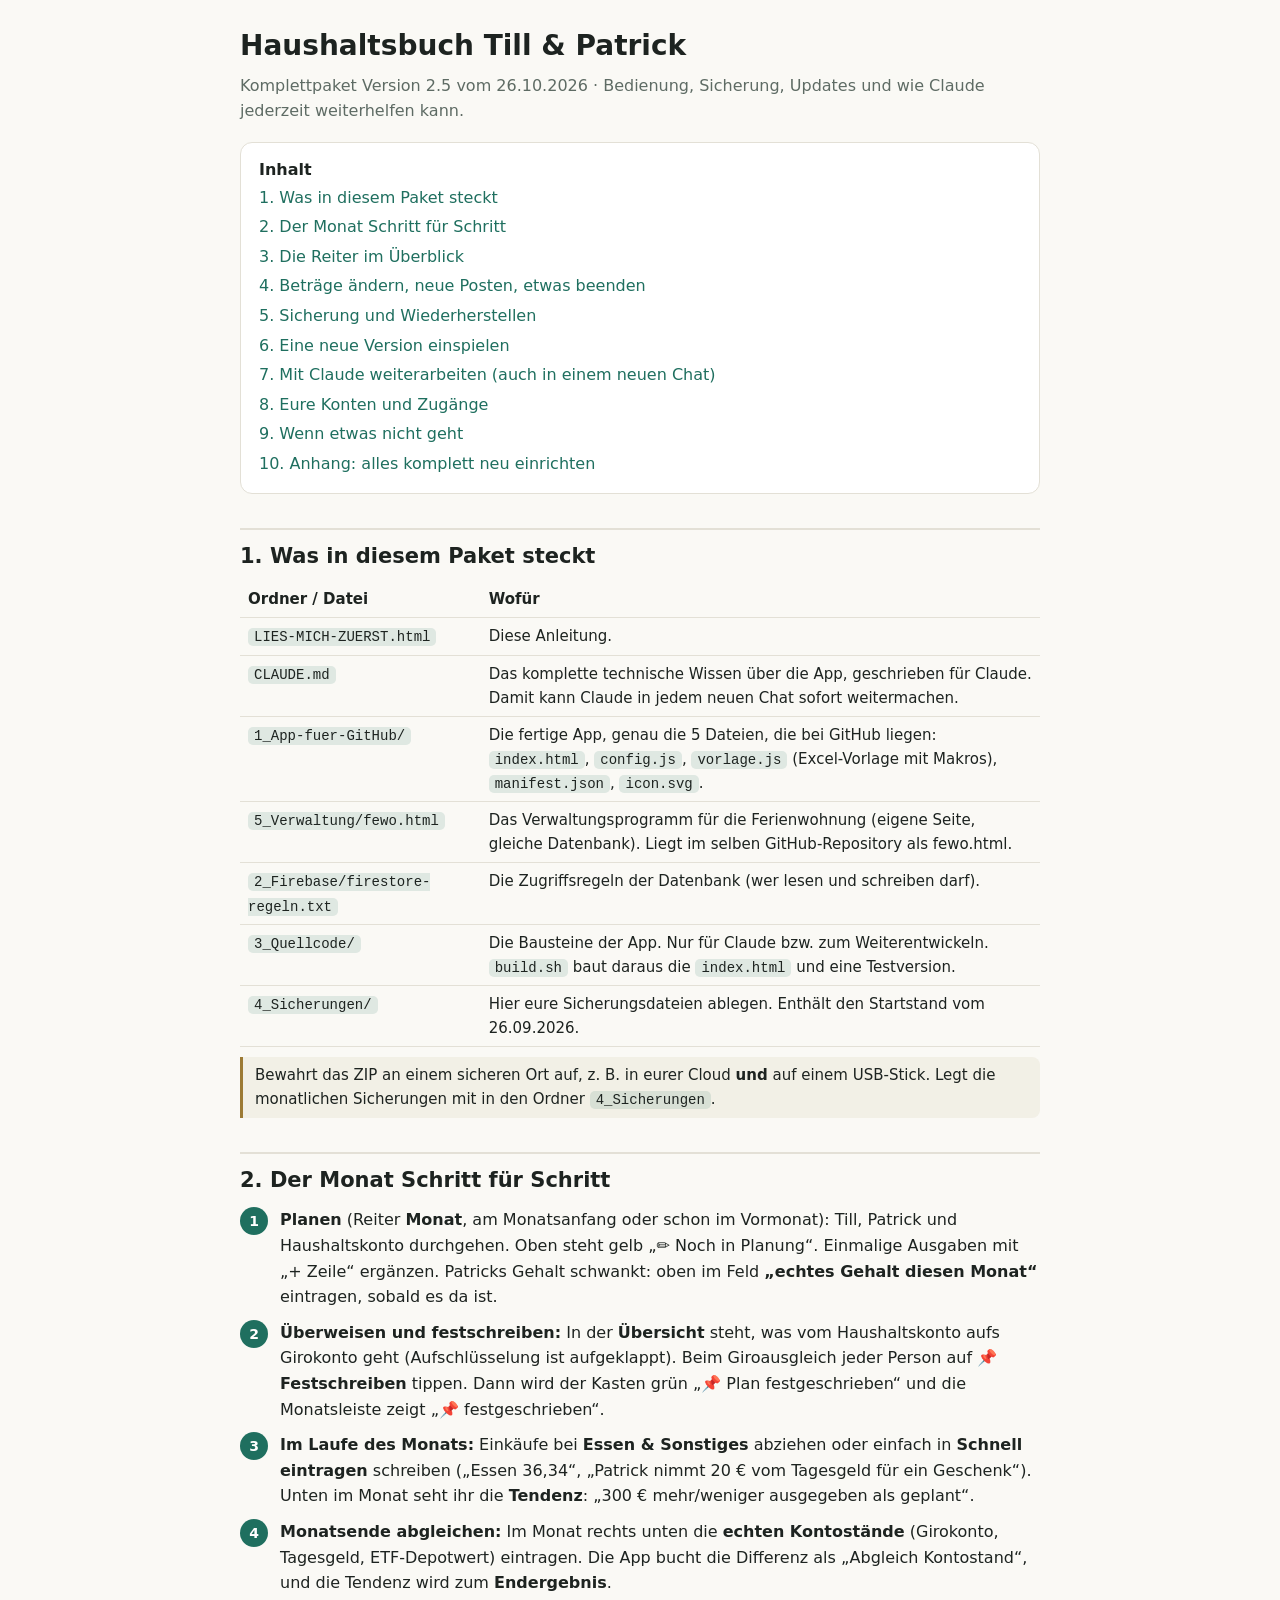
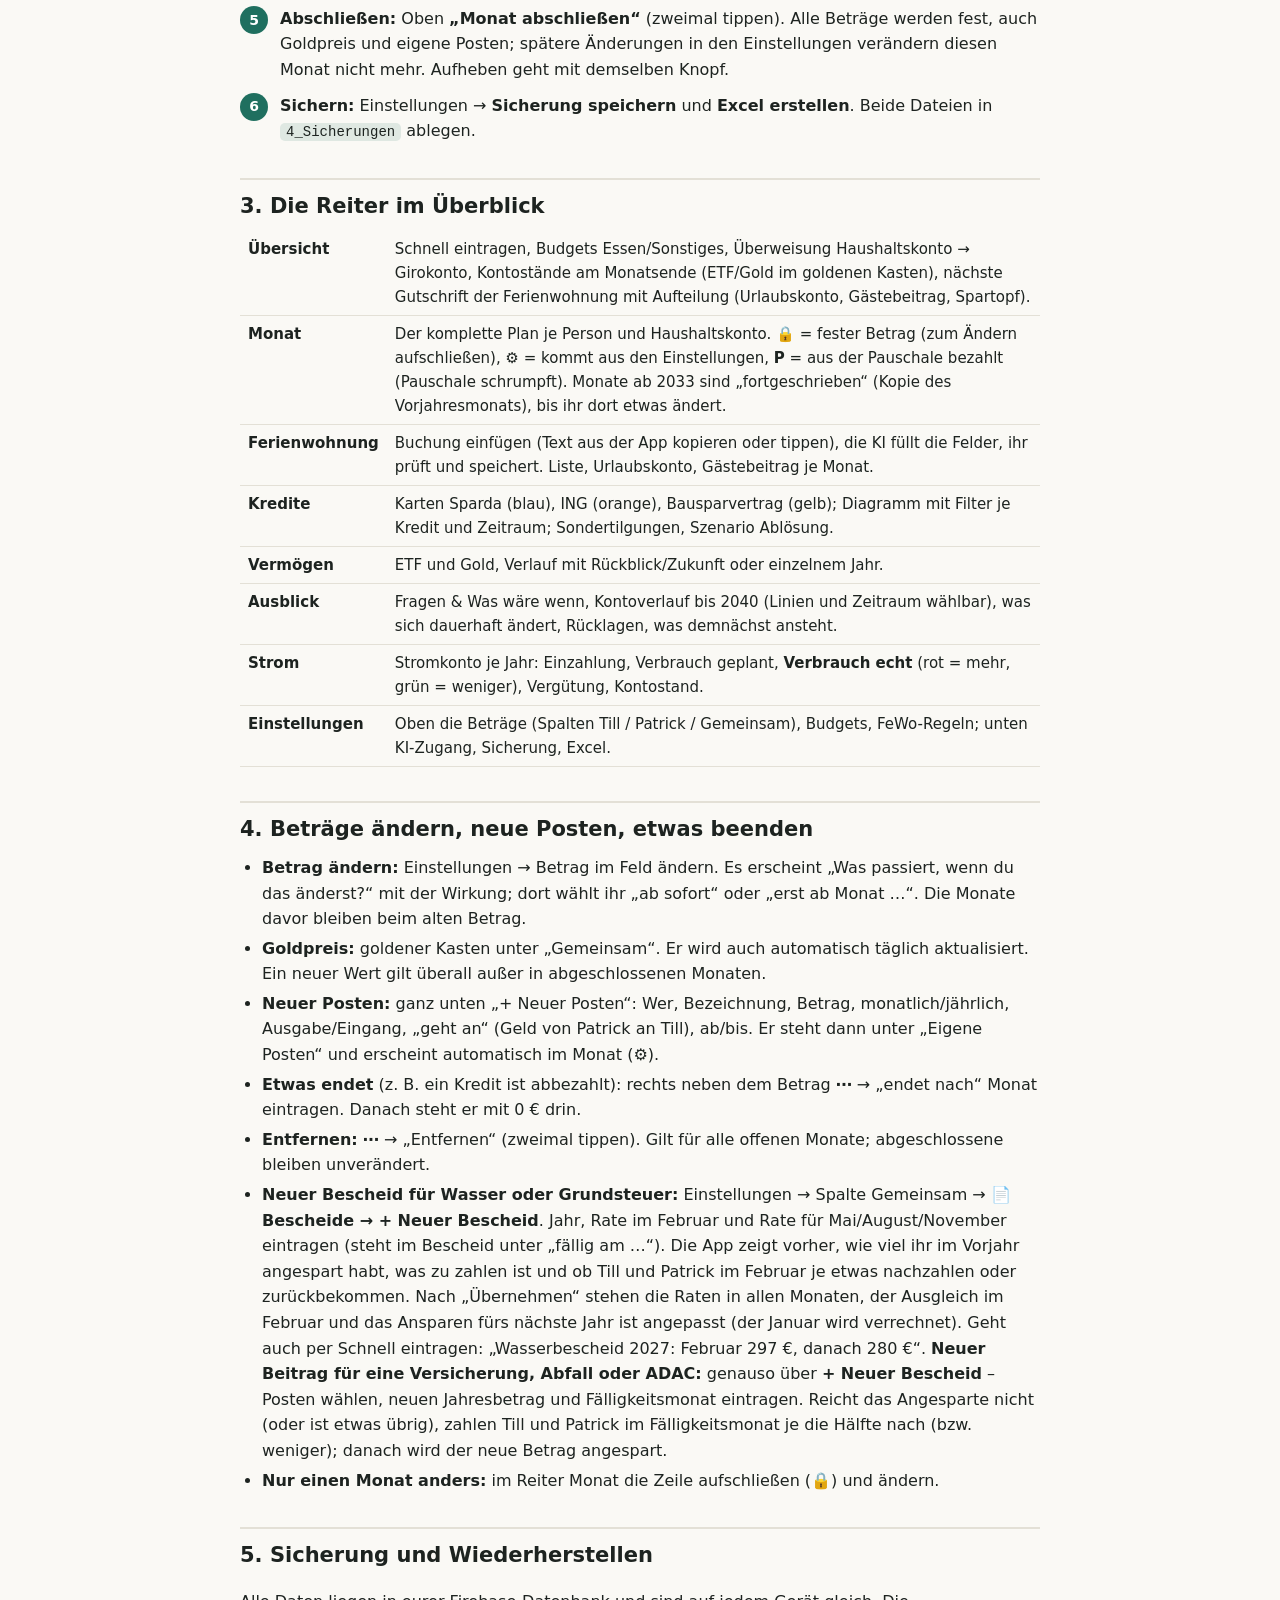
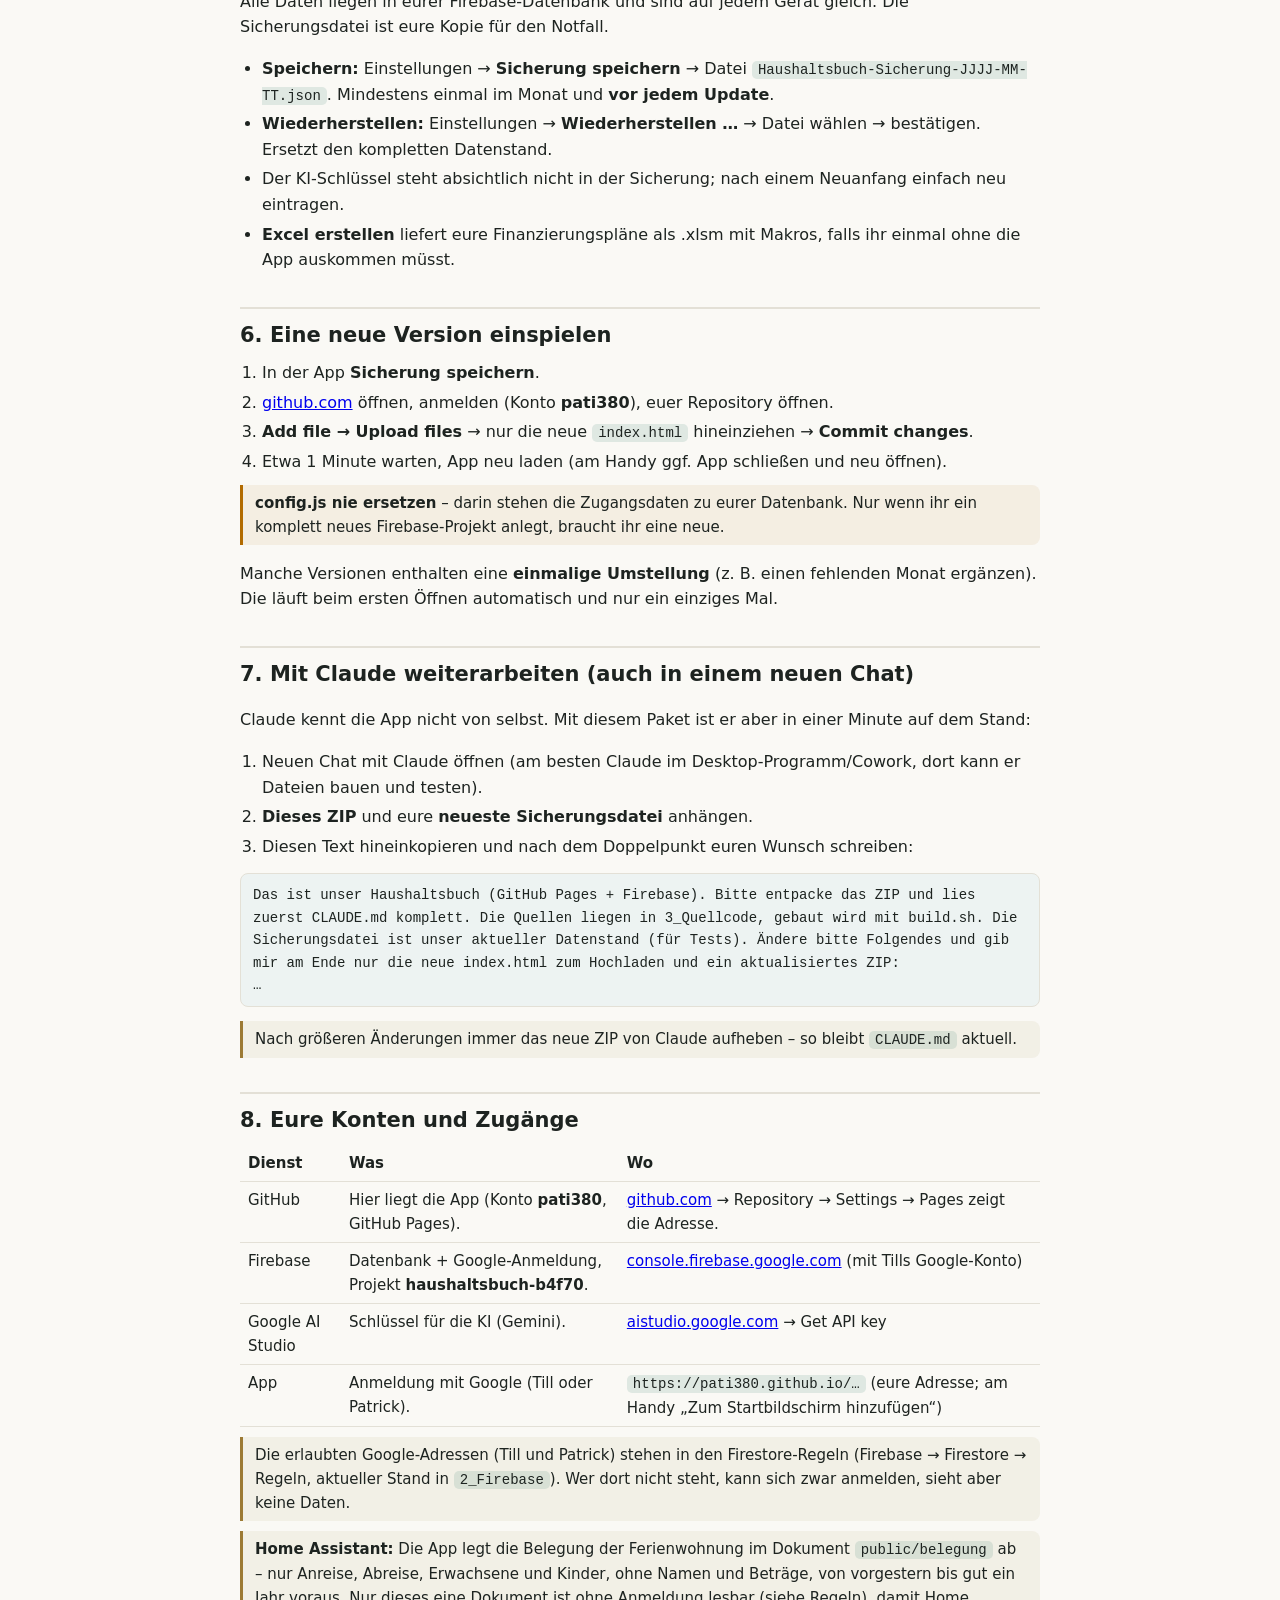
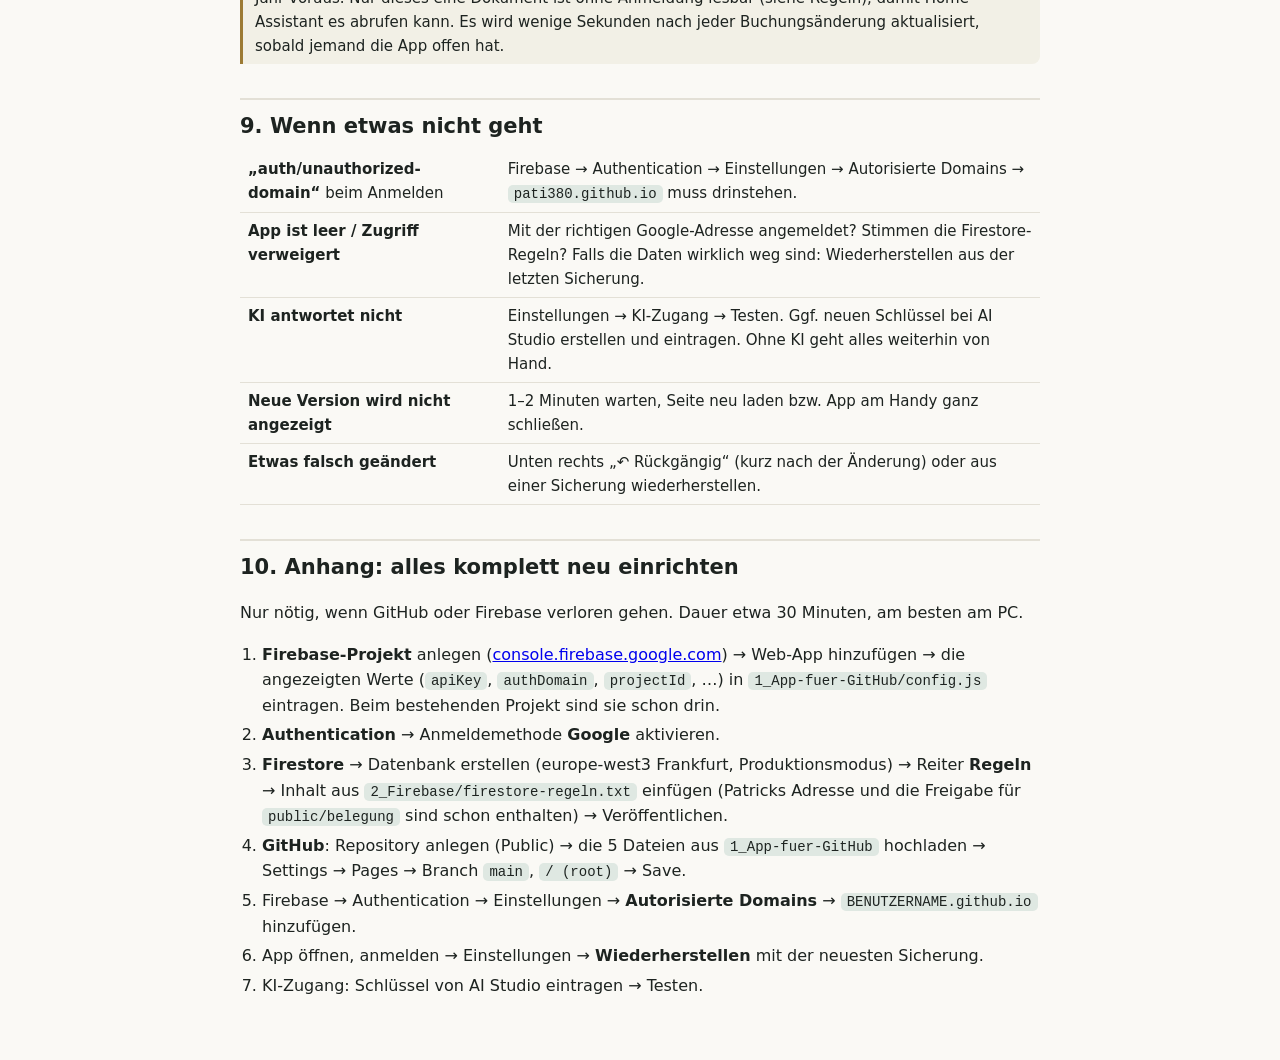
<file: LIES-MICH-ZUERST.html>
<!doctype html>
<html lang="de"><head><meta charset="utf-8"><meta name="viewport" content="width=device-width,initial-scale=1">
<title>Haushaltsbuch – Anleitung</title>
<style>
:root{--ink:#1d2320;--mute:#5e6b64;--acc:#1f6f5f;--gold:#9c7a34;--bg:#faf9f5;--card:#fff;--line:#e3e0d6;--warn:#b26b00;--ok:#2e7d4f;--till:#2a78d6;--pat:#eb6834}
@media (prefers-color-scheme:dark){:root{--ink:#e9e6dd;--mute:#a4ada7;--acc:#6cc4ae;--gold:#d9bd74;--bg:#141816;--card:#1c211e;--line:#2e3531;--warn:#e0a24a;--ok:#6fd39a}}
body{margin:0;background:var(--bg);color:var(--ink);font:16px/1.6 system-ui,-apple-system,"Segoe UI",sans-serif}
main{max-width:800px;margin:0 auto;padding:24px 16px 60px}
h1{font-size:28px;margin:0 0 4px}h2{font-size:21px;margin:34px 0 8px;padding-top:10px;border-top:2px solid var(--line)}h3{font-size:17px;margin:18px 0 4px}
.sub{color:var(--mute);margin:0 0 18px}
.card{background:var(--card);border:1px solid var(--line);border-radius:12px;padding:14px 18px;margin:12px 0}
ol,ul{padding-left:22px;margin:6px 0}li{margin:4px 0}
code{background:color-mix(in srgb,var(--acc) 12%,transparent);padding:1px 6px;border-radius:5px;font-size:14px}
pre{background:color-mix(in srgb,var(--acc) 8%,var(--card));border:1px solid var(--line);border-radius:8px;padding:10px 12px;font-size:14px;white-space:pre-wrap}
.hint{border-left:3px solid var(--gold);padding:6px 12px;margin:10px 0;background:color-mix(in srgb,var(--gold) 8%,transparent);border-radius:0 8px 8px 0;font-size:15px}
.warn{border-left-color:var(--warn);background:color-mix(in srgb,var(--warn) 8%,transparent)}
nav.toc a{display:block;color:var(--acc);text-decoration:none;padding:2px 0}
table{border-collapse:collapse;width:100%;font-size:15px}td,th{border-bottom:1px solid var(--line);padding:6px 8px;text-align:left;vertical-align:top}
.step{display:flex;gap:12px;align-items:flex-start;margin:10px 0}.n{flex:none;display:inline-grid;place-items:center;width:28px;height:28px;border-radius:50%;background:var(--acc);color:#fff;font-weight:700;font-size:14px}
</style></head><body><main>
<h1>Haushaltsbuch Till &amp; Patrick</h1>
<p class="sub">Komplettpaket Version 2.5 vom 26.10.2026 · Bedienung, Sicherung, Updates und wie Claude jederzeit weiterhelfen kann.</p>

<nav class="toc card"><b>Inhalt</b>
<a href="#paket">1. Was in diesem Paket steckt</a>
<a href="#monat">2. Der Monat Schritt für Schritt</a>
<a href="#reiter">3. Die Reiter im Überblick</a>
<a href="#einst">4. Beträge ändern, neue Posten, etwas beenden</a>
<a href="#sicher">5. Sicherung und Wiederherstellen</a>
<a href="#update">6. Eine neue Version einspielen</a>
<a href="#claude">7. Mit Claude weiterarbeiten (auch in einem neuen Chat)</a>
<a href="#konten">8. Eure Konten und Zugänge</a>
<a href="#hilfe">9. Wenn etwas nicht geht</a>
<a href="#neu">10. Anhang: alles komplett neu einrichten</a>
</nav>

<h2 id="paket">1. Was in diesem Paket steckt</h2>
<table>
<tr><th>Ordner / Datei</th><th>Wofür</th></tr>
<tr><td><code>LIES-MICH-ZUERST.html</code></td><td>Diese Anleitung.</td></tr>
<tr><td><code>CLAUDE.md</code></td><td>Das komplette technische Wissen über die App, geschrieben für Claude. Damit kann Claude in jedem neuen Chat sofort weitermachen.</td></tr>
<tr><td><code>1_App-fuer-GitHub/</code></td><td>Die fertige App, genau die 5 Dateien, die bei GitHub liegen: <code>index.html</code>, <code>config.js</code>, <code>vorlage.js</code> (Excel-Vorlage mit Makros), <code>manifest.json</code>, <code>icon.svg</code>.</td></tr>
<tr><td><code>5_Verwaltung/fewo.html</code></td><td>Das Verwaltungsprogramm für die Ferienwohnung (eigene Seite, gleiche Datenbank). Liegt im selben GitHub-Repository als fewo.html.</td></tr>
<tr><td><code>2_Firebase/firestore-regeln.txt</code></td><td>Die Zugriffsregeln der Datenbank (wer lesen und schreiben darf).</td></tr>
<tr><td><code>3_Quellcode/</code></td><td>Die Bausteine der App. Nur für Claude bzw. zum Weiterentwickeln. <code>build.sh</code> baut daraus die <code>index.html</code> und eine Testversion.</td></tr>
<tr><td><code>4_Sicherungen/</code></td><td>Hier eure Sicherungsdateien ablegen. Enthält den Startstand vom 26.09.2026.</td></tr>
</table>
<div class="hint">Bewahrt das ZIP an einem sicheren Ort auf, z. B. in eurer Cloud <b>und</b> auf einem USB-Stick. Legt die monatlichen Sicherungen mit in den Ordner <code>4_Sicherungen</code>.</div>

<h2 id="monat">2. Der Monat Schritt für Schritt</h2>
<div class="step"><span class="n">1</span><div><b>Planen</b> (Reiter <b>Monat</b>, am Monatsanfang oder schon im Vormonat): Till, Patrick und Haushaltskonto durchgehen. Oben steht gelb „✏️ Noch in Planung“. Einmalige Ausgaben mit „+ Zeile“ ergänzen. Patricks Gehalt schwankt: oben im Feld <b>„echtes Gehalt diesen Monat“</b> eintragen, sobald es da ist.</div></div>
<div class="step"><span class="n">2</span><div><b>Überweisen und festschreiben:</b> In der <b>Übersicht</b> steht, was vom Haushaltskonto aufs Girokonto geht (Aufschlüsselung ist aufgeklappt). Beim Giroausgleich jeder Person auf <b>📌 Festschreiben</b> tippen. Dann wird der Kasten grün „📌 Plan festgeschrieben“ und die Monatsleiste zeigt „📌 festgeschrieben“.</div></div>
<div class="step"><span class="n">3</span><div><b>Im Laufe des Monats:</b> Einkäufe bei <b>Essen &amp; Sonstiges</b> abziehen oder einfach in <b>Schnell eintragen</b> schreiben („Essen 36,34“, „Patrick nimmt 20 € vom Tagesgeld für ein Geschenk“). Unten im Monat seht ihr die <b>Tendenz</b>: „300 € mehr/weniger ausgegeben als geplant“.</div></div>
<div class="step"><span class="n">4</span><div><b>Monatsende abgleichen:</b> Im Monat rechts unten die <b>echten Kontostände</b> (Girokonto, Tagesgeld, ETF-Depotwert) eintragen. Die App bucht die Differenz als „Abgleich Kontostand“, und die Tendenz wird zum <b>Endergebnis</b>.</div></div>
<div class="step"><span class="n">5</span><div><b>Abschließen:</b> Oben <b>„Monat abschließen“</b> (zweimal tippen). Alle Beträge werden fest, auch Goldpreis und eigene Posten; spätere Änderungen in den Einstellungen verändern diesen Monat nicht mehr. Aufheben geht mit demselben Knopf.</div></div>
<div class="step"><span class="n">6</span><div><b>Sichern:</b> Einstellungen → <b>Sicherung speichern</b> und <b>Excel erstellen</b>. Beide Dateien in <code>4_Sicherungen</code> ablegen.</div></div>

<h2 id="reiter">3. Die Reiter im Überblick</h2>
<table>
<tr><td><b>Übersicht</b></td><td>Schnell eintragen, Budgets Essen/Sonstiges, Überweisung Haushaltskonto → Girokonto, Kontostände am Monatsende (ETF/Gold im goldenen Kasten), nächste Gutschrift der Ferienwohnung mit Aufteilung (Urlaubskonto, Gästebeitrag, Spartopf).</td></tr>
<tr><td><b>Monat</b></td><td>Der komplette Plan je Person und Haushaltskonto. 🔒 = fester Betrag (zum Ändern aufschließen), ⚙️ = kommt aus den Einstellungen, <b>P</b> = aus der Pauschale bezahlt (Pauschale schrumpft). Monate ab 2033 sind „fortgeschrieben“ (Kopie des Vorjahresmonats), bis ihr dort etwas ändert.</td></tr>
<tr><td><b>Ferienwohnung</b></td><td>Buchung einfügen (Text aus der App kopieren oder tippen), die KI füllt die Felder, ihr prüft und speichert. Liste, Urlaubskonto, Gästebeitrag je Monat.</td></tr>
<tr><td><b>Kredite</b></td><td>Karten Sparda (blau), ING (orange), Bausparvertrag (gelb); Diagramm mit Filter je Kredit und Zeitraum; Sondertilgungen, Szenario Ablösung.</td></tr>
<tr><td><b>Vermögen</b></td><td>ETF und Gold, Verlauf mit Rückblick/Zukunft oder einzelnem Jahr.</td></tr>
<tr><td><b>Ausblick</b></td><td>Fragen &amp; Was wäre wenn, Kontoverlauf bis 2040 (Linien und Zeitraum wählbar), was sich dauerhaft ändert, Rücklagen, was demnächst ansteht.</td></tr>
<tr><td><b>Strom</b></td><td>Stromkonto je Jahr: Einzahlung, Verbrauch geplant, <b>Verbrauch echt</b> (rot = mehr, grün = weniger), Vergütung, Kontostand.</td></tr>
<tr><td><b>Einstellungen</b></td><td>Oben die Beträge (Spalten Till / Patrick / Gemeinsam), Budgets, FeWo-Regeln; unten KI-Zugang, Sicherung, Excel.</td></tr>
</table>

<h2 id="einst">4. Beträge ändern, neue Posten, etwas beenden</h2>
<ul>
<li><b>Betrag ändern:</b> Einstellungen → Betrag im Feld ändern. Es erscheint „Was passiert, wenn du das änderst?“ mit der Wirkung; dort wählt ihr „ab sofort“ oder „erst ab Monat …“. Die Monate davor bleiben beim alten Betrag.</li>
<li><b>Goldpreis:</b> goldener Kasten unter „Gemeinsam“. Er wird auch automatisch täglich aktualisiert. Ein neuer Wert gilt überall außer in abgeschlossenen Monaten.</li>
<li><b>Neuer Posten:</b> ganz unten „+ Neuer Posten“: Wer, Bezeichnung, Betrag, monatlich/jährlich, Ausgabe/Eingang, „geht an“ (Geld von Patrick an Till), ab/bis. Er steht dann unter „Eigene Posten“ und erscheint automatisch im Monat (⚙️).</li>
<li><b>Etwas endet</b> (z. B. ein Kredit ist abbezahlt): rechts neben dem Betrag <b>⋯</b> → „endet nach“ Monat eintragen. Danach steht er mit 0 € drin.</li>
<li><b>Entfernen:</b> <b>⋯</b> → „Entfernen“ (zweimal tippen). Gilt für alle offenen Monate; abgeschlossene bleiben unverändert.</li>
<li><b>Neuer Bescheid für Wasser oder Grundsteuer:</b> Einstellungen → Spalte Gemeinsam → <b>📄 Bescheide → + Neuer Bescheid</b>. Jahr, Rate im Februar und Rate für Mai/August/November eintragen (steht im Bescheid unter „fällig am …“). Die App zeigt vorher, wie viel ihr im Vorjahr angespart habt, was zu zahlen ist und ob Till und Patrick im Februar je etwas nachzahlen oder zurückbekommen. Nach „Übernehmen“ stehen die Raten in allen Monaten, der Ausgleich im Februar und das Ansparen fürs nächste Jahr ist angepasst (der Januar wird verrechnet). Geht auch per Schnell eintragen: „Wasserbescheid 2027: Februar 297 €, danach 280 €“. <b>Neuer Beitrag für eine Versicherung, Abfall oder ADAC:</b> genauso über <b>+ Neuer Bescheid</b> – Posten wählen, neuen Jahresbetrag und Fälligkeitsmonat eintragen. Reicht das Angesparte nicht (oder ist etwas übrig), zahlen Till und Patrick im Fälligkeitsmonat je die Hälfte nach (bzw. weniger); danach wird der neue Betrag angespart.</li>
<li><b>Nur einen Monat anders:</b> im Reiter Monat die Zeile aufschließen (🔒) und ändern.</li>
</ul>

<h2 id="sicher">5. Sicherung und Wiederherstellen</h2>
<p>Alle Daten liegen in eurer Firebase-Datenbank und sind auf jedem Gerät gleich. Die Sicherungsdatei ist eure Kopie für den Notfall.</p>
<ul>
<li><b>Speichern:</b> Einstellungen → <b>Sicherung speichern</b> → Datei <code>Haushaltsbuch-Sicherung-JJJJ-MM-TT.json</code>. Mindestens einmal im Monat und <b>vor jedem Update</b>.</li>
<li><b>Wiederherstellen:</b> Einstellungen → <b>Wiederherstellen …</b> → Datei wählen → bestätigen. Ersetzt den kompletten Datenstand.</li>
<li>Der KI-Schlüssel steht absichtlich nicht in der Sicherung; nach einem Neuanfang einfach neu eintragen.</li>
<li><b>Excel erstellen</b> liefert eure Finanzierungspläne als .xlsm mit Makros, falls ihr einmal ohne die App auskommen müsst.</li>
</ul>

<h2 id="update">6. Eine neue Version einspielen</h2>
<ol>
<li>In der App <b>Sicherung speichern</b>.</li>
<li><a href="https://github.com">github.com</a> öffnen, anmelden (Konto <b>pati380</b>), euer Repository öffnen.</li>
<li><b>Add file → Upload files</b> → nur die neue <code>index.html</code> hineinziehen → <b>Commit changes</b>.</li>
<li>Etwa 1 Minute warten, App neu laden (am Handy ggf. App schließen und neu öffnen).</li>
</ol>
<div class="hint warn"><b>config.js nie ersetzen</b> – darin stehen die Zugangsdaten zu eurer Datenbank. Nur wenn ihr ein komplett neues Firebase-Projekt anlegt, braucht ihr eine neue.</div>
<p>Manche Versionen enthalten eine <b>einmalige Umstellung</b> (z. B. einen fehlenden Monat ergänzen). Die läuft beim ersten Öffnen automatisch und nur ein einziges Mal.</p>

<h2 id="claude">7. Mit Claude weiterarbeiten (auch in einem neuen Chat)</h2>
<p>Claude kennt die App nicht von selbst. Mit diesem Paket ist er aber in einer Minute auf dem Stand:</p>
<ol>
<li>Neuen Chat mit Claude öffnen (am besten Claude im Desktop-Programm/Cowork, dort kann er Dateien bauen und testen).</li>
<li><b>Dieses ZIP</b> und eure <b>neueste Sicherungsdatei</b> anhängen.</li>
<li>Diesen Text hineinkopieren und nach dem Doppelpunkt euren Wunsch schreiben:</li>
</ol>
<pre>Das ist unser Haushaltsbuch (GitHub Pages + Firebase). Bitte entpacke das ZIP und lies zuerst CLAUDE.md komplett. Die Quellen liegen in 3_Quellcode, gebaut wird mit build.sh. Die Sicherungsdatei ist unser aktueller Datenstand (für Tests). Ändere bitte Folgendes und gib mir am Ende nur die neue index.html zum Hochladen und ein aktualisiertes ZIP:
…</pre>
<div class="hint">Nach größeren Änderungen immer das neue ZIP von Claude aufheben – so bleibt <code>CLAUDE.md</code> aktuell.</div>

<h2 id="konten">8. Eure Konten und Zugänge</h2>
<table>
<tr><th>Dienst</th><th>Was</th><th>Wo</th></tr>
<tr><td>GitHub</td><td>Hier liegt die App (Konto <b>pati380</b>, GitHub Pages).</td><td><a href="https://github.com">github.com</a> → Repository → Settings → Pages zeigt die Adresse.</td></tr>
<tr><td>Firebase</td><td>Datenbank + Google-Anmeldung, Projekt <b>haushaltsbuch-b4f70</b>.</td><td><a href="https://console.firebase.google.com/project/haushaltsbuch-b4f70">console.firebase.google.com</a> (mit Tills Google-Konto)</td></tr>
<tr><td>Google AI Studio</td><td>Schlüssel für die KI (Gemini).</td><td><a href="https://aistudio.google.com">aistudio.google.com</a> → Get API key</td></tr>
<tr><td>App</td><td>Anmeldung mit Google (Till oder Patrick).</td><td><code>https://pati380.github.io/…</code> (eure Adresse; am Handy „Zum Startbildschirm hinzufügen“)</td></tr>
</table>
<div class="hint">Die erlaubten Google-Adressen (Till und Patrick) stehen in den Firestore-Regeln (Firebase → Firestore → Regeln, aktueller Stand in <code>2_Firebase</code>). Wer dort nicht steht, kann sich zwar anmelden, sieht aber keine Daten.</div>
<div class="hint"><b>Home Assistant:</b> Die App legt die Belegung der Ferienwohnung im Dokument <code>public/belegung</code> ab – nur Anreise, Abreise, Erwachsene und Kinder, ohne Namen und Beträge, von vorgestern bis gut ein Jahr voraus. Nur dieses eine Dokument ist ohne Anmeldung lesbar (siehe Regeln), damit Home Assistant es abrufen kann. Es wird wenige Sekunden nach jeder Buchungsänderung aktualisiert, sobald jemand die App offen hat.</div>

<h2 id="hilfe">9. Wenn etwas nicht geht</h2>
<table>
<tr><td><b>„auth/unauthorized-domain“</b> beim Anmelden</td><td>Firebase → Authentication → Einstellungen → Autorisierte Domains → <code>pati380.github.io</code> muss drinstehen.</td></tr>
<tr><td><b>App ist leer / Zugriff verweigert</b></td><td>Mit der richtigen Google-Adresse angemeldet? Stimmen die Firestore-Regeln? Falls die Daten wirklich weg sind: Wiederherstellen aus der letzten Sicherung.</td></tr>
<tr><td><b>KI antwortet nicht</b></td><td>Einstellungen → KI-Zugang → Testen. Ggf. neuen Schlüssel bei AI Studio erstellen und eintragen. Ohne KI geht alles weiterhin von Hand.</td></tr>
<tr><td><b>Neue Version wird nicht angezeigt</b></td><td>1–2 Minuten warten, Seite neu laden bzw. App am Handy ganz schließen.</td></tr>
<tr><td><b>Etwas falsch geändert</b></td><td>Unten rechts „↶ Rückgängig“ (kurz nach der Änderung) oder aus einer Sicherung wiederherstellen.</td></tr>
</table>

<h2 id="neu">10. Anhang: alles komplett neu einrichten</h2>
<p>Nur nötig, wenn GitHub oder Firebase verloren gehen. Dauer etwa 30 Minuten, am besten am PC.</p>
<ol>
<li><b>Firebase-Projekt</b> anlegen (<a href="https://console.firebase.google.com">console.firebase.google.com</a>) → Web-App hinzufügen → die angezeigten Werte (<code>apiKey</code>, <code>authDomain</code>, <code>projectId</code>, …) in <code>1_App-fuer-GitHub/config.js</code> eintragen. Beim bestehenden Projekt sind sie schon drin.</li>
<li><b>Authentication</b> → Anmeldemethode <b>Google</b> aktivieren.</li>
<li><b>Firestore</b> → Datenbank erstellen (europe-west3 Frankfurt, Produktionsmodus) → Reiter <b>Regeln</b> → Inhalt aus <code>2_Firebase/firestore-regeln.txt</code> einfügen (Patricks Adresse und die Freigabe für <code>public/belegung</code> sind schon enthalten) → Veröffentlichen.</li>
<li><b>GitHub</b>: Repository anlegen (Public) → die 5 Dateien aus <code>1_App-fuer-GitHub</code> hochladen → Settings → Pages → Branch <code>main</code>, <code>/ (root)</code> → Save.</li>
<li>Firebase → Authentication → Einstellungen → <b>Autorisierte Domains</b> → <code>BENUTZERNAME.github.io</code> hinzufügen.</li>
<li>App öffnen, anmelden → Einstellungen → <b>Wiederherstellen</b> mit der neuesten Sicherung.</li>
<li>KI-Zugang: Schlüssel von AI Studio eintragen → Testen.</li>
</ol>
</main></body></html>
</file>
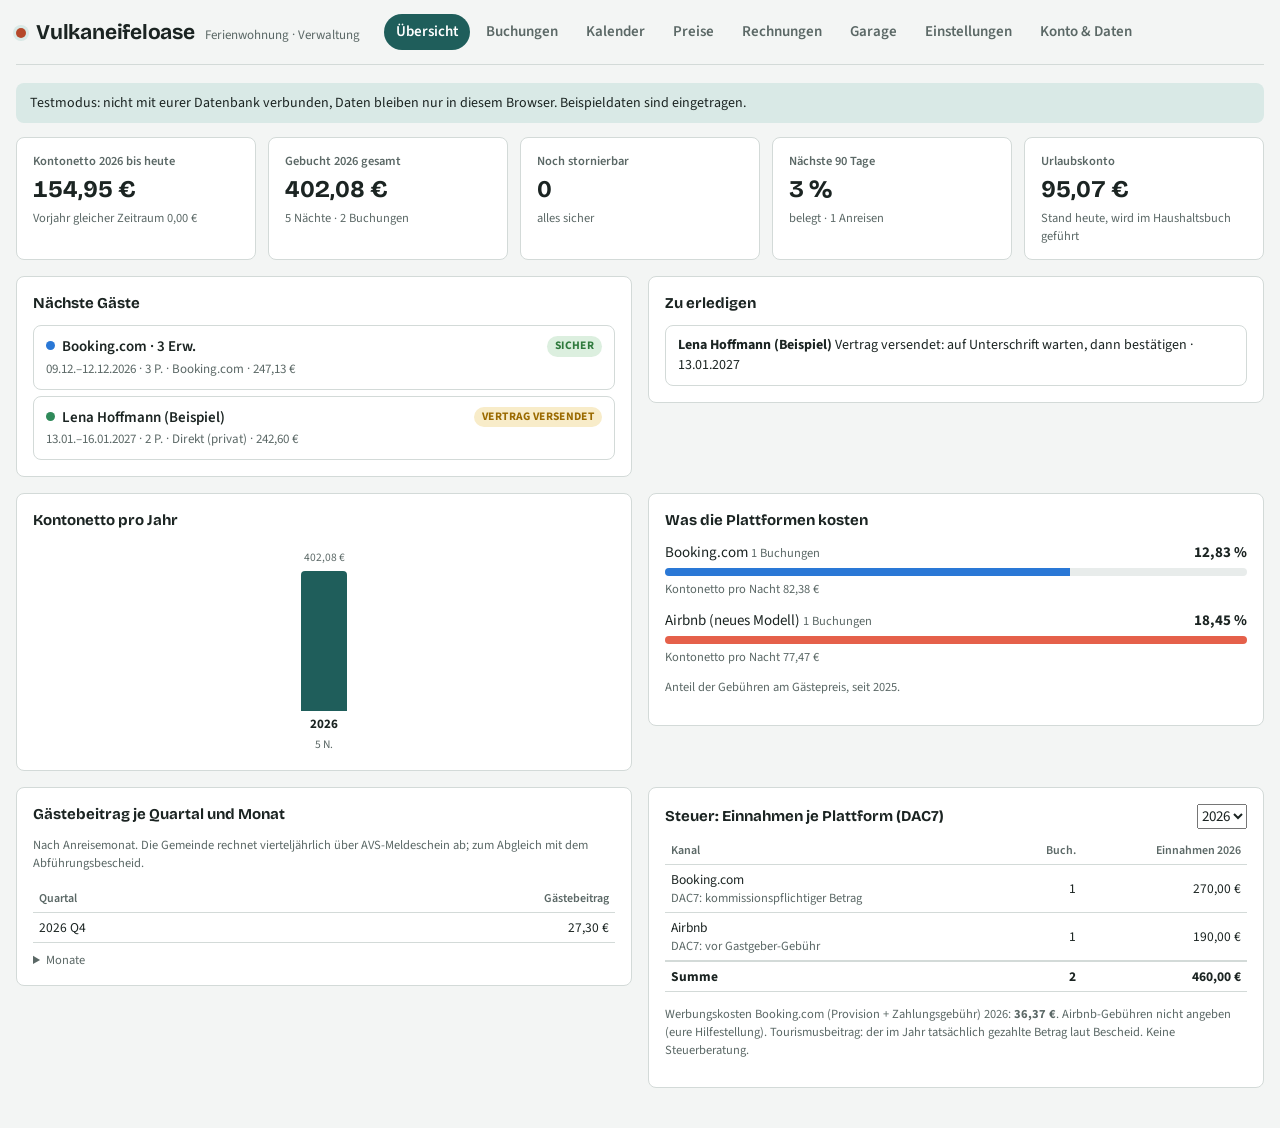
<file: quellcode-fewo/fewo.src.html>
<title>Vulkaneifeloase Verwaltung</title>
<meta name="claude:viewport-fit-sides" content="cover">
<link rel="preconnect" href="https://fonts.googleapis.com">
<link rel="stylesheet" href="https://fonts.googleapis.com/css2?family=Bricolage+Grotesque:opsz,wght@12..96,500;12..96,700&family=Source+Sans+3:ital,wght@0,400;0,600;0,700;1,400&display=swap">
<style>
/* Layout: schmale Kopfleiste mit Bereichen; darunter Liste links, Arbeitsfläche rechts; Dokumente als weißes A4-Blatt */
:root{
  --bg:#f3f5f4; --surface:#ffffff; --surface-2:#e8eceb; --line:#d3dad8; --fg:#1b2422; --muted:#5b6866;
  --accent:#1f5e5b; --accent-fg:#ffffff; --accent-soft:#d9e9e6; --lava:#b5482a;
  --ok:#2f7a3d; --ok-soft:#dcefdf; --warn:#9a6a00; --warn-soft:#f8ecc9; --err:#b3261e; --err-soft:#f7dcd9;
  --paper:#ffffff; --ink:#151515;
  --f-display:"Bricolage Grotesque", "Segoe UI", system-ui, sans-serif;
  --f-body:"Source Sans 3", "Segoe UI", system-ui, -apple-system, sans-serif;
  --r:8px;
}
@media (prefers-color-scheme: dark){:root:not([data-theme="light"]){
  --bg:#121817; --surface:#1a2221; --surface-2:#232d2b; --line:#33403e; --fg:#e4ebe9; --muted:#9aa9a6;
  --accent:#5fb3ab; --accent-fg:#0d1716; --accent-soft:#1f3836; --lava:#e07a5c;
  --ok:#7cc98a; --ok-soft:#1e3323; --warn:#e3b54d; --warn-soft:#3a3016; --err:#f08c84; --err-soft:#3d1f1d;
  color-scheme:dark}}
:root[data-theme="dark"]{
  --bg:#121817; --surface:#1a2221; --surface-2:#232d2b; --line:#33403e; --fg:#e4ebe9; --muted:#9aa9a6;
  --accent:#5fb3ab; --accent-fg:#0d1716; --accent-soft:#1f3836; --lava:#e07a5c;
  --ok:#7cc98a; --ok-soft:#1e3323; --warn:#e3b54d; --warn-soft:#3a3016; --err:#f08c84; --err-soft:#3d1f1d;
  color-scheme:dark}
*{box-sizing:border-box}
[hidden]{display:none!important}
html,body{background:var(--bg);color:var(--fg)}
body{font-family:var(--f-body);font-size:15px;line-height:1.45;margin:0}
button,input,select,textarea{font:inherit;color:inherit}
.app{padding-left:max(16px,env(safe-area-inset-left,0px));padding-right:max(16px,env(safe-area-inset-right,0px));padding-block:0 40px;max-width:1500px;margin:0 auto}
header.top{display:flex;flex-wrap:wrap;align-items:center;gap:12px 24px;padding-block:14px;border-bottom:1px solid var(--line);margin-bottom:18px}
.brand{display:flex;align-items:baseline;gap:10px}
.brand b{font-family:var(--f-display);font-size:21px;font-weight:700;letter-spacing:-.01em}
.brand span{color:var(--muted);font-size:13px}
.brand i{display:inline-block;width:10px;height:10px;border-radius:50%;background:var(--lava);box-shadow:0 0 0 3px var(--accent-soft);transform:translateY(-1px)}
nav.tabs{display:flex;flex-wrap:wrap;gap:4px}
nav.tabs button{border:0;background:transparent;padding:7px 12px;border-radius:999px;cursor:pointer;color:var(--muted);font-weight:600}
nav.tabs button[aria-current="true"]{background:var(--accent);color:var(--accent-fg)}
nav.tabs button:hover:not([aria-current="true"]){background:var(--surface-2);color:var(--fg)}
.split{display:grid;grid-template-columns:minmax(260px,320px) minmax(0,1fr);gap:20px;align-items:start}
@media (max-width:900px){.split{grid-template-columns:minmax(0,1fr)}}
.col{min-width:0}
.panel{background:var(--surface);border:1px solid var(--line);border-radius:var(--r);padding:16px}
.listhead{display:flex;justify-content:space-between;align-items:center;gap:8px;margin-bottom:10px}
h2{font-family:var(--f-display);font-size:18px;margin:0;font-weight:700;text-wrap:balance}
h3{font-family:var(--f-display);font-size:15px;margin:0 0 10px;font-weight:700}
.list{display:flex;flex-direction:column;gap:6px}
.item{display:grid;grid-template-columns:1fr auto;gap:2px 8px;text-align:left;width:100%;border:1px solid var(--line);background:var(--surface);border-radius:var(--r);padding:10px 12px;cursor:pointer}
.item:hover{border-color:var(--accent)}
.item[aria-selected="true"]{border-color:var(--accent);box-shadow:inset 3px 0 0 var(--accent)}
.item .t{font-weight:600;min-width:0;overflow:hidden;text-overflow:ellipsis;white-space:nowrap}
.item .s{grid-column:1/-1;color:var(--muted);font-size:13px;font-variant-numeric:tabular-nums}
.pill{display:inline-block;font-size:11.5px;font-weight:700;letter-spacing:.03em;text-transform:uppercase;padding:2px 8px;border-radius:999px;background:var(--surface-2);color:var(--muted);white-space:nowrap}
.pill.ok{background:var(--ok-soft);color:var(--ok)} .pill.warn{background:var(--warn-soft);color:var(--warn)} .pill.err{background:var(--err-soft);color:var(--err)} .pill.acc{background:var(--accent-soft);color:var(--accent)}
.btn{display:inline-flex;align-items:center;gap:6px;border:1px solid var(--line);background:var(--surface);padding:7px 12px;border-radius:var(--r);cursor:pointer;font-weight:600;font-size:14px}
.btn:hover{border-color:var(--accent)}
.btn.primary{background:var(--accent);color:var(--accent-fg);border-color:var(--accent)}
.btn.danger{color:var(--err)} .btn.danger.armed{background:var(--err);color:#fff;border-color:var(--err)}
.btn:disabled{opacity:.45;cursor:not-allowed}
:focus-visible{outline:2px solid var(--accent);outline-offset:2px}
.subtabs{display:flex;flex-wrap:wrap;gap:4px;border-bottom:1px solid var(--line);margin-bottom:16px}
.subtabs button{border:0;background:none;padding:8px 12px;cursor:pointer;color:var(--muted);font-weight:600;border-bottom:2px solid transparent;margin-bottom:-1px}
.subtabs button[aria-current="true"]{color:var(--fg);border-bottom-color:var(--accent)}
fieldset{border:0;padding:0;margin:0 0 18px}
legend{font-family:var(--f-display);font-weight:700;font-size:15px;margin-bottom:8px;padding:0}
.grid{display:grid;grid-template-columns:repeat(auto-fill,minmax(180px,1fr));gap:10px 14px}
.grid .wide{grid-column:1/-1}
label.f{display:flex;flex-direction:column;gap:3px;font-size:12.5px;color:var(--muted);font-weight:600;min-width:0}
label.f input,label.f select,label.f textarea{font-size:14.5px;color:var(--fg);background:var(--bg);border:1px solid var(--line);border-radius:6px;padding:7px 9px;font-weight:400;width:100%}
label.f textarea{min-height:64px;resize:vertical}
label.chk{display:flex;gap:8px;align-items:center;font-size:14px;cursor:pointer}
.hint{font-size:12.5px;color:var(--muted)}
.review{color:var(--warn);font-weight:700}
.rows{display:flex;flex-direction:column;gap:6px}
.row{display:grid;grid-template-columns:64px minmax(0,1fr) 110px 132px 34px;gap:6px;align-items:end}
.row.ex{grid-template-columns:minmax(0,1fr) 110px 140px 34px}
@media (max-width:560px){.row.ex{grid-template-columns:minmax(0,1fr) 90px 34px}.row.ex select{display:none}}
.row input,.row select{font-size:14px;background:var(--bg);border:1px solid var(--line);border-radius:6px;padding:6px 8px;width:100%}
.row .x{border:1px solid var(--line);background:var(--surface);border-radius:6px;height:34px;cursor:pointer;color:var(--muted)}
@media (max-width:560px){.row{grid-template-columns:56px minmax(0,1fr) 90px 34px}.row .ust{display:none}}
.sum{display:grid;grid-template-columns:1fr auto;gap:4px 16px;font-variant-numeric:tabular-nums;background:var(--surface-2);border-radius:var(--r);padding:12px 14px;font-size:14px}
.sum .tot{font-weight:700;border-top:1px solid var(--line);padding-top:6px}
.sum .k{color:var(--muted)}
.checks{display:flex;flex-direction:column;gap:6px;margin-bottom:14px}
.check{display:flex;gap:10px;align-items:flex-start;padding:8px 12px;border-radius:6px;font-size:14px}
.check.err{background:var(--err-soft);color:var(--err)} .check.warn{background:var(--warn-soft);color:var(--warn)} .check.ok{background:var(--ok-soft);color:var(--ok)} .check.info{background:var(--surface-2);color:var(--muted)}
.check b{flex:none;font-size:11px;letter-spacing:.05em;text-transform:uppercase;padding-top:2px;min-width:52px}
.toolbar{display:flex;flex-wrap:wrap;gap:8px;align-items:center;margin-bottom:14px}
.toolbar .sp{flex:1}
.seg{display:inline-flex;border:1px solid var(--line);border-radius:var(--r);overflow:hidden}
.seg button{border:0;background:var(--surface);padding:6px 11px;cursor:pointer;font-weight:600;font-size:13px;color:var(--muted)}
.seg button[aria-pressed="true"]{background:var(--accent);color:var(--accent-fg)}
.sheetwrap{overflow-x:auto;background:var(--surface-2);border-radius:var(--r);padding:18px}
.sheet{background:var(--paper);color:var(--ink);width:210mm;max-width:none;min-height:297mm;margin:0 auto;padding:16mm 17mm 18mm;box-shadow:0 1px 3px rgba(0,0,0,.18),0 8px 24px rgba(0,0,0,.08)}
.note{background:var(--accent-soft);color:var(--fg);border-radius:var(--r);padding:10px 14px;font-size:14px;margin-bottom:14px}
.mailbox{background:var(--surface);border:1px solid var(--line);border-radius:var(--r);padding:14px;margin-bottom:14px}
.mailbox pre{white-space:pre-wrap;font-family:var(--f-body);font-size:14px;margin:8px 0 0;background:var(--bg);border-radius:6px;padding:12px;max-height:420px;overflow:auto}
table.yr{width:100%;border-collapse:collapse;font-size:13.5px;font-variant-numeric:tabular-nums}
table.yr th,table.yr td{white-space:nowrap;padding:5px 6px;border-bottom:1px solid var(--line);text-align:right}
table.yr th:first-child,table.yr td:first-child{text-align:left}
table.yr th{color:var(--muted);font-weight:600;font-size:12px}
.toast{position:fixed;left:50%;bottom:calc(20px + env(safe-area-inset-bottom,0px));transform:translateX(-50%);background:var(--fg);color:var(--bg);padding:9px 16px;border-radius:999px;font-size:14px;font-weight:600;opacity:0;transition:opacity .2s;pointer-events:none;z-index:20}
.toast.on{opacity:1}
@media (prefers-reduced-motion:reduce){.toast{transition:none}}
.empty{color:var(--muted);font-size:14px;padding:18px 4px}
.stack{display:flex;flex-direction:column;gap:16px}
.wf{display:grid;grid-template-columns:1fr auto;gap:3px 14px;font-variant-numeric:tabular-nums;font-size:14px}
.wf .k{color:var(--muted)} .wf .neg{color:var(--lava)} .wf .sub{font-weight:600;color:var(--fg);border-top:1px dashed var(--line);padding-top:3px}
.wf .tot{font-weight:700;color:var(--fg);border-top:1px solid var(--line);padding-top:5px;font-size:15px}
.bar{display:flex;height:12px;border-radius:6px;overflow:hidden;margin-top:12px;background:var(--surface-2)} .bar i{display:block;min-width:2px}
.legend{display:flex;flex-wrap:wrap;gap:6px 16px;font-size:12.5px;color:var(--muted);margin:18px 0 10px} .legend i{display:inline-block;width:10px;height:10px;border-radius:2px;margin-right:5px;vertical-align:-1px}
.chans{display:grid;grid-template-columns:repeat(auto-fit,minmax(240px,1fr));gap:14px}
.chan{border:1px solid var(--line);border-radius:var(--r);padding:14px;min-width:0} .chanhead{display:flex;justify-content:space-between;align-items:center;gap:8px;margin-bottom:8px} .chanhead h3{margin:0}
.privat{display:grid;grid-template-columns:minmax(0,1.2fr) minmax(0,1fr);gap:20px;background:var(--accent-soft);border-radius:var(--r);padding:16px;align-items:start}
@media (max-width:760px){.privat{grid-template-columns:minmax(0,1fr)}}
.privat input[type=range]{padding:0;accent-color:var(--accent)}
.big-rec{display:flex;flex-direction:column;gap:4px;background:var(--surface);border-radius:var(--r);padding:14px;font-size:14px}
.big-rec b{font-family:var(--f-display);font-size:30px;line-height:1.1;font-variant-numeric:tabular-nums}
.good{color:var(--ok);font-weight:600} .bad{color:var(--err);font-weight:600}
table.mx{border-collapse:collapse;width:100%;font-variant-numeric:tabular-nums;font-size:13.5px}
table.mx th,table.mx td{border-bottom:1px solid var(--line);padding:7px 8px;text-align:right;vertical-align:top;white-space:nowrap} table.mx th:first-child{text-align:left}
table.mx th{color:var(--muted);font-weight:600}
table.yr tr.sumrow td{font-weight:700;border-top:2px solid var(--line)}
.cards3{display:grid;grid-template-columns:repeat(auto-fit,minmax(260px,1fr));gap:12px;margin:14px 0}
.wfwrap{background:var(--surface-2);border-radius:var(--r);padding:12px 14px}

/* Anmeldung, Übersicht, Kalender */
#gate{position:fixed;inset:0;background:var(--bg);z-index:30;display:grid;place-items:center;padding:24px}
#gate[hidden]{display:none}
.gatebox{background:var(--surface);border:1px solid var(--line);border-radius:12px;padding:28px;max-width:360px;width:100%;display:flex;flex-direction:column;gap:10px;align-items:flex-start}
#errNote{margin-bottom:14px}
.ch-booking{background:#2a78d6!important}.ch-airbnb{background:#e5604a!important}.ch-direkt,.ch-sonstige{background:#2f8a5a!important}.ch-tent{background:repeating-linear-gradient(45deg,#2f8a5a,#2f8a5a 4px,#8cc6a5 4px,#8cc6a5 8px)!important}
.dot{display:inline-block;width:9px;height:9px;border-radius:50%;margin-right:7px;vertical-align:1px}
.item.off{opacity:.55}
.newbk textarea{width:100%;font:inherit;font-size:14px;background:var(--bg);border:1px solid var(--line);border-radius:6px;padding:8px;color:var(--fg);resize:vertical}
.newbk h3{margin-bottom:8px}
.cards2{display:grid;grid-template-columns:repeat(auto-fit,minmax(300px,1fr));gap:16px;align-items:start}
.cards2 > div{min-width:0}
.kpis{display:grid;grid-template-columns:repeat(auto-fit,minmax(200px,1fr));gap:12px}
.kpi{background:var(--surface);border:1px solid var(--line);border-radius:var(--r);padding:14px 16px;display:flex;flex-direction:column;gap:2px}
.kpi span{font-size:12.5px;color:var(--muted);font-weight:600}.kpi b{font-family:var(--f-display);font-size:24px;font-variant-numeric:tabular-nums}.kpi small{color:var(--muted);font-size:12.5px}
.todo{display:block;width:100%;text-align:left;border:1px solid var(--line);background:var(--surface);border-radius:var(--r);padding:9px 12px;cursor:pointer;font-size:14px}
.todo:hover{border-color:var(--accent)}
.ybars{display:flex;align-items:flex-end;gap:10px;min-height:200px;overflow-x:auto;padding-top:8px}
.yb{display:flex;flex-direction:column;align-items:center;gap:4px;min-width:56px;flex:1}
.yb i{display:block;width:70%;max-width:46px;background:var(--accent);border-radius:4px 4px 0 0}
.yb.fut i{background:var(--line)}
.yv{font-size:11.5px;color:var(--muted);font-variant-numeric:tabular-nums;white-space:nowrap}.yl{font-weight:700;font-size:13px}.yn{font-size:11.5px;color:var(--muted)}
.pcost{margin-bottom:12px}.pc1{display:flex;justify-content:space-between;gap:8px}.pbar{height:8px;background:var(--surface-2);border-radius:4px;overflow:hidden;margin:4px 0}.pbar i{display:block;height:100%}
.calwrap{display:grid;grid-template-columns:minmax(0,1.7fr) minmax(280px,1fr);gap:16px;align-items:start}
@media (max-width:980px){.calwrap{grid-template-columns:minmax(0,1fr)}}
.cal{display:grid;grid-template-columns:repeat(7,minmax(0,1fr));gap:4px}
.wd{font-size:12px;color:var(--muted);font-weight:700;text-align:center;padding:4px 0}
.cd{min-height:86px;border:1px solid var(--line);border-radius:6px;background:var(--surface);padding:4px;display:flex;flex-direction:column;gap:3px;text-align:left;cursor:pointer;min-width:0;overflow:hidden;font:inherit;color:inherit}
.cd.empty{background:transparent;border-color:transparent;cursor:default}
.cd.today{border-color:var(--accent);box-shadow:inset 0 0 0 1px var(--accent)}
.cd.sel{background:var(--accent-soft)}
.cd .dn{font-size:12px;font-weight:700;color:var(--muted);white-space:nowrap;overflow:hidden;text-overflow:ellipsis}
.cd.hol{background:var(--warn-soft)} .cd .hol-t{font-weight:500;font-size:10.5px;color:var(--warn)}
@media (max-width:560px){.cd .hol-t{display:none}}
.cd .bk{display:block;color:#fff;font-size:11px;line-height:1.5;padding:0 4px;border-radius:3px;white-space:nowrap;overflow:hidden;text-overflow:ellipsis;margin:0 -5px}
.cd .bk.start{margin-left:0;border-top-left-radius:8px;border-bottom-left-radius:8px}
.cd .bk.tent{background:repeating-linear-gradient(45deg,#2f8a5a,#2f8a5a 4px,#6fb58d 4px,#6fb58d 8px)!important}
.cd .dep{font-size:11px;color:var(--muted)}
.nt{display:block;font-size:11px;line-height:1.45;padding:0 4px;border-radius:3px;white-space:nowrap;overflow:hidden;text-overflow:ellipsis;background:var(--surface-2);color:var(--fg);border-left:3px solid var(--muted)}
.nt-e{border-left-color:var(--lava)}.nt-b{border-left-color:var(--err)}.nt-w{border-left-color:var(--warn)}.nt-r{border-left-color:var(--accent)}
@media (max-width:560px){.cd{min-height:58px}.cd .bk{font-size:0;height:6px;line-height:6px}.nt{font-size:0;height:6px}}
.noteitem{display:flex;gap:8px;align-items:flex-start;flex-wrap:wrap;border:1px solid var(--line);border-left:4px solid var(--muted);border-radius:6px;padding:8px 10px;margin-bottom:8px;font-size:14px}
.noteitem > div{min-width:0;flex:1 1 180px}
.noteitem.nt-e{border-left-color:var(--lava)}.noteitem.nt-b{border-left-color:var(--err)}.noteitem.nt-w{border-left-color:var(--warn)}.noteitem.nt-r{border-left-color:var(--accent)}
.noteform{border-top:1px solid var(--line);padding-top:12px;margin-top:12px}
.legend i{display:inline-block;width:10px;height:10px;border-radius:2px;margin-right:5px;vertical-align:-1px}
.backhb{font-size:13px;padding:5px 10px}
textarea.io{width:100%;min-height:160px;font-family:ui-monospace,Menlo,Consolas,monospace;font-size:12px;background:var(--bg);border:1px solid var(--line);border-radius:6px;padding:8px}

/* ---------- Dokument (Papier, bewusst immer hell) ---------- */
.doc{font-family:"Source Sans 3",Arial,Helvetica,sans-serif;font-size:10.3pt;line-height:1.38;color:#151515}
.doc h1{font-family:"Source Sans 3",Arial,sans-serif;font-size:15.5pt;letter-spacing:.02em;margin:0 0 2pt;font-weight:700}
.doc .sub{font-size:10.5pt;color:#444;margin:0 0 12pt}
.doc h2{font-family:"Source Sans 3",Arial,sans-serif;font-size:11pt;margin:13pt 0 5pt;font-weight:700;color:#151515;break-after:avoid;page-break-after:avoid}
.doc p{margin:0 0 5pt}
.doc ul{margin:0 0 5pt;padding-left:15pt} .doc li{margin:0 0 3pt}
.doc table{width:100%;border-collapse:collapse;margin:0 0 7pt;page-break-inside:avoid;break-inside:avoid}
.doc td,.doc th{border:0.6pt solid #9a9a9a;padding:3.5pt 6pt;vertical-align:top;text-align:left}
.doc th{background:#ececec;font-weight:700}
.doc td.k{width:32%;background:#f4f4f4;font-weight:600}
.doc td.n,.doc th.n{text-align:right;white-space:nowrap}
.doc tr.tot td{font-weight:700;background:#ececec}
.doc .small{font-size:8.8pt;color:#333}
.doc .sig{display:table;width:100%;margin-top:22pt;border:0}
.doc .sig td{border:0;width:50%;padding:0 12pt 0 0}
.doc .line{border-top:0.8pt solid #151515;margin-top:30pt;padding-top:3pt;font-size:9.5pt}
.doc .hdr{display:table;width:100%;border:0;margin-bottom:14pt}
.doc .hdr td{border:0;padding:0;vertical-align:top}
.doc .addr{font-size:10.5pt;line-height:1.35}
.doc .sender{font-size:7.8pt;color:#555;border-bottom:0.5pt solid #999;display:inline-block;margin-bottom:4pt}
.doc .big{font-size:20pt;font-weight:700;letter-spacing:.06em}
.doc .meta td{border:0;padding:1pt 0 1pt 10pt;font-size:10pt}
.doc .foot{margin-top:18pt;border-top:0.6pt solid #999;padding-top:5pt;font-size:8.6pt;color:#333}
.doc .box{border:0.6pt solid #9a9a9a;padding:6pt 8pt;margin:0 0 7pt;background:#f7f7f7}
.doc .pb{page-break-before:always;break-before:page}
#print-root{display:none}
@media print{
  @page{size:A4;margin:15mm 16mm 17mm}
  html,body{background:#fff !important}
  body > *:not(#print-root){display:none !important}
  #print-root{display:block !important}
  .doc{font-size:10.2pt}
}
</style>

<div class="app" id="app">
  <header class="top">
    <div class="brand"><i aria-hidden="true"></i><b>Vulkaneifeloase</b><span>Ferienwohnung · Verwaltung</span></div><a class="btn backhb" href="index.html" id="backHb" hidden>Haushaltsbuch</a>
    <nav class="tabs" id="tabs"></nav>
  </header>
  <div id="modeNote" class="note" hidden>Testmodus: nicht mit eurer Datenbank verbunden, Daten bleiben nur in diesem Browser. Beispieldaten sind eingetragen.</div>
  <div id="errNote" class="check err" hidden></div>
  <div id="offNote" class="note" hidden>Offline: Änderungen werden auf diesem Gerät zwischengespeichert und übertragen, sobald wieder Internet da ist.</div>
  <div id="frameNote" class="note" hidden>Diese Ansicht läuft eingebettet. Drucken, PDF und Word-Download funktionieren in der heruntergeladenen HTML-Datei. Daten hier bleiben nur in diesem Browser.</div>
  <main id="view"></main>
</div>
<div id="print-root"></div>
<div id="gate" hidden></div>
<div class="toast" id="toast" role="status" aria-live="polite"></div>

<script>
(function(){
"use strict";
/* ================= Grundlagen ================= */
const KEY = "vulkaneifeloase-verwaltung-v1";
const IN_FRAME = (()=>{ try { return window.self !== window.top; } catch(e){ return true; } })();
const $ = s => document.querySelector(s);
const esc = v => String(v ?? "").replace(/[&<>"']/g, c => ({"&":"&amp;","<":"&lt;",">":"&gt;",'"':"&quot;","'":"&#39;"}[c]));
const uid = () => Math.random().toString(36).slice(2,10) + Date.now().toString(36).slice(-4);
const num = v => { if (typeof v === "number") return v; const n = parseFloat(String(v ?? "").replace(/\s/g,"").replace(/\.(?=\d{3}(\D|$))/g,"").replace(",", ".")); return isFinite(n) ? n : 0; };
const r2 = x => Math.round((x + Number.EPSILON) * 100) / 100;
const todayISO = () => { const d = new Date(); return iso(d); };
function iso(d){ return d.getFullYear() + "-" + String(d.getMonth()+1).padStart(2,"0") + "-" + String(d.getDate()).padStart(2,"0"); }
function pd(s){ if(!s) return null; const m = /^(\d{4})-(\d{2})-(\d{2})$/.exec(s); if(!m) return null; return new Date(+m[1], +m[2]-1, +m[3]); }
function addDays(s, n){ const d = pd(s); if(!d) return ""; d.setDate(d.getDate()+n); return iso(d); }
function nightsBetween(a,b){ const x = pd(a), y = pd(b); if(!x||!y) return 0; return Math.round((y - x)/86400000); }
const MON_DE = ["Januar","Februar","März","April","Mai","Juni","Juli","August","September","Oktober","November","Dezember"];
const MON_NL = ["januari","februari","maart","april","mei","juni","juli","augustus","september","oktober","november","december"];
const MON_EN = ["January","February","March","April","May","June","July","August","September","October","November","December"];
function fD(s, lang, long){ const d = pd(s); if(!d) return "—"; const dd = String(d.getDate()).padStart(2,"0");
  if(long) return lang==="en" ? `${dd} ${MON_EN[d.getMonth()]} ${d.getFullYear()}` : lang==="nl" ? `${+dd} ${MON_NL[d.getMonth()]} ${d.getFullYear()}` : `${dd}. ${MON_DE[d.getMonth()]} ${d.getFullYear()}`;
  if(lang==="nl") return `${dd}-${String(d.getMonth()+1).padStart(2,"0")}-${d.getFullYear()}`;
  return lang==="en" ? `${dd}/${String(d.getMonth()+1).padStart(2,"0")}/${d.getFullYear()}` : `${dd}.${String(d.getMonth()+1).padStart(2,"0")}.${d.getFullYear()}`; }
function money(x, lang, style){ const v = r2(num(x)); const s = v.toLocaleString(lang==="en"?"en-GB":lang==="nl"?"nl-NL":"de-DE",{minimumFractionDigits:2,maximumFractionDigits:2});
  if(lang==="nl") return `€ ${s}`;
  if(style==="eur") return lang==="en" ? `EUR ${s}` : `${s} EUR`; return `${s} €`; }
const fmtNum = (x, lang) => r2(num(x)).toLocaleString(lang==="en"?"en-GB":lang==="nl"?"nl-NL":"de-DE",{minimumFractionDigits:2,maximumFractionDigits:2});

/* ================= Daten ================= */
function defaultSettings(){ return {
  vName:"Patrick Morbach", vStrasse:"Dauner Straße 23", vPlz:"54552", vOrt:"Üdersdorf", vLand:"Deutschland", vEmail:"", vTel:"",
  steuernr:"",
  objName:"Vulkaneifeloase optional mit Sauna",
  objBeschr:"Ferienwohnung (Einliegerwohnung im Erdgeschoss), ca. 83 m², 2 Schlafzimmer, Sauna",
  objBeschrEn:"Holiday apartment (ground-floor self-contained flat), approx. 83 m², 2 bedrooms, sauna",
  objBeschrNl:"Vakantiewoning (zelfstandige benedenwoning), ca. 83 m², 2 slaapkamers, sauna", inklusiveNl:"",
  maxPers:"3", maxPersAusnahme:"4", kalSync:true,
  kontoinhaber:"Patrick Morbach", iban:"", bic:"", bank:"",
  steuerModus:"klein", ustSatz:7, ustSatzSauna:19,
  gbSatz:2.10, gbKinder:false,
  hundGebuehr:35,
  saunaPreise:"20, 40, 55, 70, 90, 110, 125", saunaFolgetag:15,
  checkinAb:"", checkoutBis:"",
  checkinLink:"https://selfcheck-in-meldeschein.avs.de/?hash=C7AC0E732829C9B67CD0881E4441A96D955D9B03C5EE96ED9BB5F87CF1216A30",
  rauchen:"innen", ruheVon:"22:00", ruheBis:"08:00",
  inklusive:"", inklusiveEn:"",
  zahlTage:14, anzahlProzent:0, anzahlTage:7,
  stornoTage:8, stornoProzent:90, stornoStaffel:false, stornoStaffelTage:3, stornoStaffelProzent:50,
  angebotTage:7, annahmeTage:3, vertragsschluss:"annahme",
  invPrefix:"", invPad:3,
  /* Preisanalyse */
  tarifWeeklyAb:7, tarifExtraPerson:10.5,
  bkStandard:105, bkBelegung:"20, 10, 0", bkNonref:10, bkWeekly:8, bkWeeklyOhne:15, bkGenius:10,
  bkStornoStd:5, bkStornoWeekly:14, bkStornoSauna:7,
  abNacht:98, abGaesteInkl:0, abExtraGast:0, abWochenRabatt:0,
  tarifNormal:"84, 94.5, 105", tarifNormalOhne:"75.06, 85.05, 94.5",
  tarifWeekly:"77.28, 86.94, 96.6", tarifWeeklyOhne:"71.4, 80.32, 89.25",
  tarifSauna:"117.5, 118.75, 125",
  bkProvision:12, bkSteuerPP:1.5, bkZahlung:1.4, abService:18.45,
  tbVorteil:100, tbGewinn:18, tbHebesatz:16.5,
  kostenAufenthalt:0, kostenNacht:0, saunaKwh:18, stromPreis:0.35,
  aufteilProzent:30, aufteilFix:5,
}; }

function fixChannel(b){ if(b && !CHANNEL[b.channel]) b.channel="direkt"; return b; }
function newBooking(st){ st = st || S.settings; return { id:uid(), created:todayISO(), channel:"direkt", status:"anfrage", lang:"de",
  gTyp:"privat", gFirma:"", gFirmaAdr:"", gName:"", gStrasse:"", gPlz:"", gOrt:"", gLand:"", gEmail:"", gTel:"", gGeb:"", begleit:"",
  anreise:"", abreise:"", erw:2, kinder:0, preisModus:"gesamt", preis:"", hund:false, hundAnz:1, hundGeb:st.hundGebuehr,
  extras:[], saunaOpt:true, saunaTage:0, dusche:false, kautionArt:"keine", kautionBetrag:"", kautionZahlung:"ueberweisung",
  zahlFrist:"", vertragDatum:todayISO(), notizen:"", sonder:"" }; }
function newGarage(st){ st = st || S.settings; return { id:uid(), lang:"de", mName:"", mAdr:"", kennz:"", fahrzeug:"", beginn:"", ende:"", entgelt:"0", oeffner:1, datum:todayISO(), zusatz:"" }; }
/* ================= Speicher: Firebase (Haushaltsbuch-Projekt) oder lokaler Testmodus ================= */
const CFG = window.FB_CONFIG || {};
const FB_OK = !!(window.firebase && CFG.apiKey && CFG.projectId && !/HIER/.test(CFG.apiKey));
/* Echte Seite (GitHub Pages oder config.js geladen): niemals Testmodus, sondern Fehlermeldung */
const IS_LIVE = /(^|\.)github\.io$/.test(location.hostname) || !!window.FB_CONFIG;
const COLV = "fewoverwaltung";
const clean = d => JSON.parse(JSON.stringify(d ?? null));
function deepMerge(a, b){ const o = Object.assign({}, a||{}); Object.keys(b||{}).forEach(k=>{ const v=b[k]; o[k] = (v && typeof v==="object" && !Array.isArray(v) && o[k] && typeof o[k]==="object") ? deepMerge(o[k], v) : v; }); return o; }
const store = (()=>{
  if(IS_LIVE && !FB_OK) return { fb:false, broken:true, onUser:()=>{}, login:async()=>{}, logout:()=>{}, email:()=>"" };
  if(FB_OK){
    firebase.initializeApp(CFG); const auth=firebase.auth(), fs=firebase.firestore();
    try{ fs.enablePersistence({synchronizeTabs:true}).catch(()=>{}); }catch(_){}
    auth.getRedirectResult().catch(()=>{});
    const err = e => ({code: e && e.code==="permission-denied" ? "permission_denied" : (e&&e.code)||"error", message:(e&&e.message)||""});
    return { fb:true, fs, auth,
      onUser: f => auth.onAuthStateChanged(f),
      login: async ()=>{ const p=new firebase.auth.GoogleAuthProvider(); p.setCustomParameters({prompt:"select_account"});
        try{ await auth.signInWithPopup(p); }catch(e){ if(/popup|operation-not-supported/i.test(e.code||"")) await auth.signInWithRedirect(p); else throw e; } },
      logout: ()=>auth.signOut(),
      email: ()=> (auth.currentUser && auth.currentUser.email) || "",
      listenDoc: (p,f,onErr)=> fs.doc(p).onSnapshot(s=>f(s.exists?s.data():null), e=>onErr&&onErr(err(e))),
      listenCol: (c,f,onErr)=> fs.collection(c).onSnapshot(q=>{ const m={}; q.docs.forEach(d=>m[d.id]=d.data()); f(m); }, e=>onErr&&onErr(err(e))),
      set: (p,d)=> fs.doc(p).set(clean(d)).catch(e=>{ throw err(e); }),
      merge: (p,d)=> fs.doc(p).set(clean(d),{merge:true}).catch(e=>{ throw err(e); }),
      get: async p => { const s=await fs.doc(p).get(); return s.exists?s.data():null; },
      transact: (p,fn)=> fs.runTransaction(async t=>{ const r=fs.doc(p); const s=await t.get(r); const {data,result}=fn(s.exists?s.data():null); t.set(r, clean(data)); return result; }).catch(e=>{ throw err(e); }),
      setField: async (p,path,v)=>{ const r=fs.doc(p); const val = v===undefined ? firebase.firestore.FieldValue.delete() : clean(v);
        try{ await r.update(new firebase.firestore.FieldPath(...path), val); }
        catch(e){ if(e && e.code==="not-found" && v!==undefined){ let o=clean(v); for(let i=path.length-1;i>=0;i--) o={[path[i]]:o}; await r.set(o,{merge:true}).catch(x=>{ throw err(x); }); } else throw err(e); } }
    };
  }
  const LK="vulkaneifeloase-lokal-db"; let D={}; try{ D=JSON.parse(localStorage.getItem(LK)||"{}")||{}; }catch(_){ D={}; }
  const subs=[]; const persist=()=>{ try{ localStorage.setItem(LK, JSON.stringify(D)); }catch(_){} };
  const emit=()=>subs.forEach(s=>s());
  const colOf = c => { const m={}; Object.keys(D).forEach(k=>{ const i=k.indexOf("/"); if(k.slice(0,i)===c) m[k.slice(i+1)]=clean(D[k]); }); return m; };
  return { fb:false,
    onUser: f => setTimeout(()=>f({email:"Testmodus"}),0), login: async()=>{}, logout: ()=>{}, email: ()=>"Testmodus (nur dieser Browser)",
    listenDoc: (p,f)=>{ const s=()=>f(D[p]?clean(D[p]):null); subs.push(s); setTimeout(s,0); },
    listenCol: (c,f)=>{ const s=()=>f(colOf(c)); subs.push(s); setTimeout(s,0); },
    set: async (p,d)=>{ D[p]=clean(d); persist(); setTimeout(emit,0); },
    merge: async (p,d)=>{ D[p]=deepMerge(D[p], clean(d)); persist(); setTimeout(emit,0); },
    get: async p => D[p]?clean(D[p]):null,
    transact: async (p,fn)=>{ const {data,result}=fn(D[p]?clean(D[p]):null); D[p]=clean(data); persist(); setTimeout(emit,0); return result; },
    setField: async (p,path,v)=>{ D[p]=D[p]||{}; let o=D[p]; for(let i=0;i<path.length-1;i++){ o=o[path[i]]=o[path[i]]||{}; } if(v===undefined) delete o[path[path.length-1]]; else o[path[path.length-1]]=clean(v); persist(); setTimeout(emit,0); },
    empty: ()=> Object.keys(D).length===0, seed: d=>{ D=clean(d); persist(); }
  };
})();

/* ================= Zustand ================= */
const UIKEY = "vulkaneifeloase-ui";
function loadUi(){ try{ return Object.assign({tab:"uebersicht"}, JSON.parse(localStorage.getItem(UIKEY)||"{}")); }catch(_){ return {tab:"uebersicht"}; } }
let S = { settings: defaultSettings(), ext:{}, bookings:[], invoices:[], nextInvoiceNo:6, garages:[], notes:[], fw:{}, einst:{}, urlaub:{start:0,e:[]}, ui: loadUi(), loaded:{}, err:"" };
function saveUi(){ try{ localStorage.setItem(UIKEY, JSON.stringify(S.ui)); }catch(_){} }
function toast(t){ const el=$("#toast"); el.textContent=t; el.classList.add("on"); clearTimeout(el._t); el._t=setTimeout(()=>el.classList.remove("on"),2000); }
function showErr(e){ const perm = e && e.code==="permission_denied";
  S.err = perm ? "Keine Schreibrechte in der Datenbank. In Firebase → Firestore → Regeln muss die Sammlung „fewoverwaltung“ für euch beide freigegeben sein (siehe Anleitung)."
               : "Speichern hat nicht geklappt" + (e && e.message ? ": " + e.message : "") + ". Bitte Internetverbindung prüfen.";
  const n=$("#errNote"); if(n){ n.textContent=S.err; n.hidden=false; } }

/* ================= Haushaltsbuch-Logik (identisch zum Haushaltsbuch) ================= */
const FWD={gb:2.1,kom:0.12,serv:0.014,steuer:1.5,airNeu:0.155,airAlt:0.03,mwst:0.19,urlProz:0.3,urlFix:5};
const FR=()=>({...FWD,...((S.einst&&S.einst.fewo)||{})});
const normPlat=p=>{const l=String(p||"").toLowerCase();return l.includes("booking")?"Booking.com":l.includes("airbnb")?"Airbnb":l.includes("privat")?"Privat":String(p||"").trim();};
const STORNO={"Airbnb":7,"Booking.com":5,"Privat":7};
function airEstimate(netto){const R=FR();const alt=netto/(1-R.airAlt*(1+R.mwst)),neu=netto/(1-R.airNeu*(1+R.mwst));const d=x=>Math.abs(x-Math.round(x));return d(neu)<d(alt)?{gesamt:r2(Math.round(neu)),modell:"neu"}:{gesamt:r2(Math.round(alt)),modell:"alt"};}
function fwD(b){const R=FR();const TODAY=todayISO();const p=normPlat(b.p||b.pRaw);const n=nightsBetween(b.a,b.ab);const netto=+b.J||0;let brutto=null,est=false,modell=null;
  if(p==="Booking.com"){brutto=b.gesamt>0?+b.gesamt:(+b.H>0?r2((netto+R.kom*b.H)/(1-R.serv)):null);}
  else if(p==="Airbnb"){if(+b.I>netto+0.5){brutto=+b.I;}else{const e=airEstimate(netto);brutto=e.gesamt;est=true;modell=e.modell;}if(!modell&&brutto)modell=(brutto-netto)/brutto>0.1?"neu":"alt";}
  else brutto=netto;
  const gb=b.stoBez&&!b.gbM?0:(+b.gb||0);const bar=+b.bar||0;const ein=netto+bar;const barM=b.barUrlaub===false?"nein":b.barUrlaub==="voll"?"voll":"teilen";const basis=barM==="teilen"?ein:netto;
  const spar=b.spO!=null&&b.spO!==""?+b.spO:r2(basis*R.urlProz+R.urlFix);const urlaub=b.uO!=null&&b.uO!==""?+b.uO:r2(basis-spar-gb+(barM==="voll"?bar:0));const ud=p==="Booking.com"?addDays(b.ab,2):p==="Airbnb"?addDays(b.a,2):b.a;
  const sto=(b.sto===""||b.sto==null)?STORNO[p]:+b.sto;const frist=addDays(b.a,-(sto||0));const nichtStorno=sto===0;
  return {...b,p,n,nOcc:b.stoBez?0:n,netto,bar,ein,barM,spar,brutto:brutto!=null?r2(brutto):null,geb:brutto!=null?r2(brutto-netto):null,est,modell,gb,urlaub,ud,sto,frist,sicher:nichtStorno||TODAY>=frist,nichtStorno,dac7:p==="Booking.com"?(+b.H||null):p==="Airbnb"?brutto:null};}
const HB_KEYS=["id","p","pRaw","a","ab","erw","ki","sto","gb","H","I","J","K","src","gesamt","created","bar","notiz","barUrlaub","storniert","stoBez","stornoAm","bm","gbM","spO","uO"];
const strip=b=>{const o={};HB_KEYS.forEach(k=>{if(b[k]!==undefined&&b[k]!==null&&b[k]!=="")o[k]=b[k];});return o;};
function coresAll(){ return Object.entries(S.fw).filter(([k])=>/^\d{4}$/.test(k)).flatMap(([,v])=>(v&&v.b)||[]).filter(b=>b&&b.a); }
function coreById(id){ return coresAll().find(c=>c.id===id)||null; }
function fwAlt(){ return ((S.fw.alt&&S.fw.alt.b)||[]).map(x=>({...x,p:normPlat(x.p)})); }

/* Rechenregeln teilen sich Haushaltsbuch und Verwaltung (config/einstellungen → fewo) */
const RATE_MAP = { gbSatz:["gb",1], bkProvision:["kom",100], bkZahlung:["serv",100], bkSteuerPP:["steuer",1], aufteilProzent:["urlProz",100], aufteilFix:["urlFix",1] };
function applyRates(){ const R=FR(); Object.entries(RATE_MAP).forEach(([k,[h,f]])=>{ S.settings[k]=r2(R[h]*f*100)/100; }); S.settings.abService = r2(R.airNeu*(1+R.mwst)*10000)/100; }
function ratesFromSettings(){ const st=S.settings, R=FR(); const o={}; Object.entries(RATE_MAP).forEach(([k,[h,f]])=>{ o[h]=num(st[k])/f; }); o.airNeu = num(st.abService)/100/(1+R.mwst); return o; }

/* ================= Buchungen: Haushaltsbuch-Datensatz + Verwaltungsdaten ================= */
const CORE_SIG = ["channel","anreise","abreise","erw","kinder","status","preis","erhalten","preisModus","hund","hundGeb","hundAnz","extras","saunaTage","gbFrei","gTyp","auszahlung","kommPfl","stoTage","spO","uO","barUrlaub"];
const coreSig = v => JSON.stringify(CORE_SIG.map(k=>v[k]));
const isPlat = v => v.channel==="booking" || v.channel==="airbnb";
const OFFEN = ["anfrage","vertrag"];
function viewFromCore(core, ext){
  const R=FR(), d=fwD(core); const ch = d.p==="Booking.com"?"booking":d.p==="Airbnb"?"airbnb":"direkt";
  const v = Object.assign(newBooking(), ext ? clean(ext) : {status:"bestaetigt", saunaOpt:false, lang:"de"});
  v.id=core.id; v.core=true; v.src=core.src||"";
  v.channel = ch;
  v.anreise=core.a; v.abreise=core.ab; v.erw = core.erw ?? v.erw ?? 0; v.kinder = core.ki ?? 0;
  v.status = core.storniert ? "storniert" : core.stoBez ? "storniert_bezahlt" : (ext && ext.status && !["storniert","storniert_bezahlt",...OFFEN].includes(ext.status) ? ext.status : "bestaetigt");
  v.stoTage = core.sto ?? "";
  if(ch!=="direkt"){ v.preisModus="gesamt"; v.auszahlung = core.J!=null ? String(core.J) : ""; if(!ext || !num(ext.preis)) v.preis = d.brutto!=null ? String(d.brutto) : ""; if(ch==="booking" && num(core.H)) v.kommPfl = String(core.H); }
  else if(!ext){ v.preis = String(r2(d.netto - d.gb)); }
  if(!ext){ v.vertragDatum = (core.created||"").slice(0,10) || core.a; if(+core.bar) v.extras=[{text:"bar vor Ort", betrag:String(core.bar), vorOrt:true}];
    const std=r2(R.gb*num(v.erw)*d.n); if(!core.stoBez && std>0 && Math.abs(std-d.gb)>0.02) v.gbFrei = String(Math.max(0, Math.round(num(v.erw) - d.gb/(R.gb*d.n)))); }
  v.spO = core.spO ?? ""; v.uO = core.uO ?? ""; v.barUrlaub = core.barUrlaub===false?"nein":core.barUrlaub==="voll"?"voll":"teilen";
  v.hbNotiz = core.notiz || "";
  return v;
}
function extOf(v){ const o = clean(v); ["core","_d","_draft","_base","_dirty","_touched","hbNotiz","src"].forEach(k=>delete o[k]); return o; }
function coreFromView(v, prev){
  const R=FR(), c=calc(v); const p = v.channel==="booking"?"Booking.com":v.channel==="airbnb"?"Airbnb":"Privat";
  const n=c.n, erw=num(v.erw), ki=num(v.kinder);
  const o = Object.assign({}, prev||{}, { id:v.id, p, a:v.anreise, ab:v.abreise, erw, ki });
  if(!prev){ o.src="app"; o.created=new Date().toISOString(); }
  delete o.pRaw;
  const std = r2(R.gb*erw*n);
  let gb = c.gb;
  if(v.status==="storniert_bezahlt"){ o.stoBez=true; o.stornoAm=(prev&&prev.stornoAm)||todayISO(); gb=0; } else delete o.stoBez;
  if(v.status==="storniert"){ o.storniert=true; o.stornoAm=(prev&&prev.stornoAm)||todayISO(); } else { delete o.storniert; if(!o.stoBez) delete o.stornoAm; }
  o.gb = gb; if(!o.stoBez && Math.abs(gb-std)>0.005) o.gbM=true; else delete o.gbM;
  const saunaRev = num(v.saunaTage) ? saunaPrice(num(v.saunaTage)) : 0;
  const onSite = r2(c.extras.filter(e=>e.vorOrt).reduce((a,e)=>a+e.betrag,0) + (c.platform ? c.gbExtras.reduce((a,e)=>a+e.betrag,0) : 0));
  const ges = r2(c.unterkunft + c.hund + c.extras.filter(e=>!e.vorOrt).reduce((a,e)=>a+e.betrag,0));
  let bar = 0;
  if(p==="Privat"){ o.H=0; o.I=0; o.J = v.status==="storniert_bezahlt" ? c.erhalten : r2(c.total + saunaRev); delete o.gesamt; bar = 0; }
  else if(p==="Booking.com"){ o.gesamt=ges; o.H = num(v.kommPfl)>0 ? r2(num(v.kommPfl)) : r2(ges - R.steuer*erw*n); o.J = num(v.auszahlung)>0 ? r2(num(v.auszahlung)) : r2(ges - R.kom*o.H - R.serv*ges); o.I=0; bar = onSite + saunaRev; }
  else { o.I=ges; o.J = num(v.auszahlung)>0 ? r2(num(v.auszahlung)) : r2(ges*(1-R.airNeu*(1+R.mwst))); o.H=0; delete o.gesamt; bar = onSite + saunaRev; }
  if(bar>0) o.bar=r2(bar); else delete o.bar;
  o.sto = v.stoTage!=="" && v.stoTage!=null ? num(v.stoTage) : (prev && prev.sto!=null ? prev.sto : (p==="Privat" ? num(S.settings.stornoTage) : STORNO[p]));
  if(v.spO!=="" && v.spO!=null) o.spO=r2(num(v.spO)); else delete o.spO;
  if(v.uO!=="" && v.uO!=null) o.uO=r2(num(v.uO)); else delete o.uO;
  if(v.barUrlaub==="nein") o.barUrlaub=false; else if(v.barUrlaub==="voll") o.barUrlaub="voll"; else delete o.barUrlaub;
  return strip(o);
}
function rebuildBookings(){
  const cores = coresAll(); const ids = new Set(cores.map(c=>c.id));
  const old = {}; S.bookings.forEach(b=>old[b.id]=b);
  const views = cores.map(c=>{ const o=old[c.id]; if(o && o._dirty) return o; const v=viewFromCore(c, S.ext[c.id]); v._base=coreSig(v); return v; });
  Object.entries(S.ext).forEach(([id,e])=>{ if(ids.has(id)) return; const o=old[id]; if(o && o._dirty){ views.push(o); return; } const v=fixChannel(Object.assign(newBooking(), clean(e))); v.id=id; v.core=false; v._base=coreSig(v); views.push(v); });
  S.bookings = [...views, ...S.bookings.filter(b=>b._draft)];
}

/* ================= Schreiben ================= */
const lastW = {}, lastExt = {}, lastNote = {};
async function w(path, data){ const j=JSON.stringify(clean(data)); if(lastW[path]===j) return; lastW[path]=j; try{ await store.set(path, data); }catch(e){ delete lastW[path]; showErr(e); throw e; } }
let saveT, syncing=false, again=false;
function save(){ saveUi(); clearTimeout(saveT); saveT=setTimeout(syncAll, 700); }
document.addEventListener("visibilitychange", ()=>{ if(document.visibilityState==="hidden"){ clearTimeout(saveT); syncAll(); } });
async function syncAll(){
  if(!S.loaded.ready) return;
  if(syncing){ again=true; return; } syncing=true;
  try{
    const own = clean(S.settings); Object.keys(RATE_MAP).forEach(k=>delete own[k]); delete own.abService;
    await w(COLV+"/einstellungen", own);
    const rates = ratesFromSettings(), cur = (S.einst&&S.einst.fewo)||{};
    const changed = Object.keys(rates).filter(k=>Math.abs((cur[k]??FWD[k]) - rates[k]) > 1e-9);
    if(changed.length){ const add={}; changed.forEach(k=>add[k]=rates[k]); S.einst = deepMerge(S.einst, {fewo:add}); await store.merge("config/einstellungen", {fewo:add}); }
    await w(COLV+"/garagen", {g:S.garages});
    for(const n of S.notes){ const j=JSON.stringify(n); if(lastNote[n.id]===j) continue; lastNote[n.id]=j; await store.setField(COLV+"/kalender", ["m", n.id], n).catch(x=>{ delete lastNote[n.id]; showErr(x); throw x; }); }
    for(const id of Object.keys(lastNote)){ if(!S.notes.some(n=>n.id===id)){ delete lastNote[id]; await store.setField(COLV+"/kalender", ["m", id], undefined).catch(x=>showErr(x)); } }
    await w(COLV+"/rechnungen", {r:S.invoices, next:S.nextInvoiceNo});
    for(const v of S.bookings){ if(v._draft || !(v._touched || S.ext[v.id])) continue; const e=extOf(v); const j=JSON.stringify(e); S.ext[v.id]=e; if(lastExt[v.id]===j) continue; lastExt[v.id]=j;
      await store.setField(COLV+"/buchungen", ["m", v.id], e).catch(x=>{ delete lastExt[v.id]; showErr(x); throw x; }); }
    for(const v of S.bookings){ await persistCore(v); v._dirty=false; }
    if(S.err && !$("#errNote").hidden){ S.err=""; $("#errNote").hidden=true; }
  }catch(e){ /* Meldung zeigt showErr */ }
  syncing=false; if(again){ again=false; syncAll(); }
}
async function persistCore(v){
  if(v._draft) return;
  const prev = coreById(v.id);
  const needCore = isPlat(v) || !OFFEN.includes(v.status);
  if(!needCore){ if(prev) await writeCore(v.id, null, prev); return; }
  if(!v.anreise || !v.abreise || nightsBetween(v.anreise, v.abreise) <= 0) return;
  const sig = coreSig(v); if(prev && v._base===sig) return;
  const nc = coreFromView(v, prev);
  if(!(prev && JSON.stringify(strip(prev))===JSON.stringify(nc))) await writeCore(v.id, nc, prev);
  v._base = sig;
}
async function writeCore(id, nc, prev){
  const ys = {}; const oy = prev ? prev.a.slice(0,4) : null, ny = nc ? nc.a.slice(0,4) : null;
  [oy,ny].filter(Boolean).forEach(y=>{ ys[y] = ((S.fw[y]&&S.fw[y].b)||[]).filter(x=>x.id!==id); });
  if(nc) ys[ny].push(nc);
  for(const y of Object.keys(ys)){
    if(navigator.onLine){ /* gegen gleichzeitige Änderungen: frischen Stand lesen und nur diese Buchung austauschen */
      const arr = await store.transact("fewo/"+y, cur=>{ let a=((cur&&cur.b)||[]).filter(x=>x.id!==id); if(nc && y===ny) a.push(nc); a.sort((p,q)=>p.a.localeCompare(q.a)); return {data:{b:a}, result:a}; }).catch(e=>{ showErr(e); throw e; });
      S.fw[y]={b:arr};
    } else { ys[y].sort((a,b)=>a.a.localeCompare(b.a)); S.fw[y]={b:ys[y]}; await store.set("fewo/"+y, {b:ys[y]}).catch(e=>{ showErr(e); throw e; }); }
  }
  await urlaubSync(id, prev, nc);
  publishBelegung();
}
function urlaubApply(U, id, prev, nc){
  U = clean(U||{}) || {}; U.e = U.e || [];
  const od = prev ? fwD(prev) : null;
  const i = U.e.findIndex(x=>x.fid===id || (od && !x.fid && x.d===od.ud && Math.abs((+x.b)-od.urlaub)<0.06));
  if(!nc || nc.storniert){ if(i<0) return null; U.e.splice(i,1); }
  else { const d=fwD(nc); if(i>=0){ if(U.e[i].d===d.ud && +U.e[i].b===d.urlaub && U.e[i].fid===id) return null; U.e[i].d=d.ud; U.e[i].b=d.urlaub; U.e[i].fid=id; } else U.e.push({d:d.ud, b:d.urlaub, t:d.p, fid:id}); }
  U.e.sort((a,b)=>(a.d||"").localeCompare(b.d||"")); return U;
}
async function urlaubSync(id, prev, nc){
  if(!urlaubApply(S.urlaub, id, prev, nc)) return;
  if(navigator.onLine){ const U = await store.transact("config/urlaub", cur=>{ const base=cur||{start:0,e:[]}; const nu=urlaubApply(base, id, prev, nc); return {data: nu||base, result: nu||base}; }).catch(e=>{ showErr(e); throw e; }); S.urlaub=U; }
  else { const U=urlaubApply(S.urlaub, id, prev, nc); S.urlaub=U; await store.set("config/urlaub", U).catch(e=>{ showErr(e); throw e; }); }
}
let _belPub=null;
async function publishBelegung(){ try{ const T=todayISO(), von=addDays(T,-2), bis=addDays(T,400);
  const b = coresAll().filter(x=>!x.storniert && !x.stoBez && x.ab>=von && x.a<=bis).sort((x,y)=>x.a.localeCompare(y.a)).map(x=>({a:x.a,ab:x.ab,erw:+x.erw||0,ki:+x.ki||0}));
  const j=JSON.stringify(b); if(j===_belPub) return; await store.set("public/belegung", {stand:new Date().toISOString(), b}); _belPub=j; }catch(_){} }
async function deleteBooking(v){
  const prev = coreById(v.id);
  if(prev){ if(prev.src!=="app") return false; await writeCore(v.id, null, prev); }
  delete S.ext[v.id]; delete lastExt[v.id]; S.bookings = S.bookings.filter(x=>x.id!==v.id); await store.setField(COLV+"/buchungen", ["m", v.id], undefined).catch(e=>showErr(e)); return true;
}
/* Rechnungsnummern über eine Transaktion vergeben, damit nie zwei Geräte dieselbe Nummer nehmen */
function numbered(fn){ return store.transact(COLV+"/rechnungen", cur=>{ if(cur && Array.isArray(cur.r)){ S.invoices = mergeById(cur.r, S.invoices); } const next=Math.max(num(cur&&cur.next)||0, num(S.nextInvoiceNo)||1); const used=fn(next); S.nextInvoiceNo=next+used; const data={r:clean(S.invoices), next:S.nextInvoiceNo}; lastW[COLV+"/rechnungen"]=JSON.stringify(data); return {data, result:next}; }); }

/* ================= KI (gleicher Zugang wie im Haushaltsbuch: privat/ki) ================= */
async function kiAsk(prompt){
  if(!store.fb) throw {message:"Im Testmodus gibt es keine KI. Bitte über das Haushaltsbuch-Projekt anmelden."};
  const s=await store.fs.doc("privat/ki").get(); const c=s.exists?s.data():{};
  if(!c.key) throw {message:"Kein KI-Zugang eingerichtet (im Haushaltsbuch: Einstellungen → KI-Zugang)."};
  if(c.anbieter==="gemini"){ const first=c.model||"gemini-3.8-flash"; const list=[first,...["gemini-3.8-flash","gemini-3.7-flash","gemini-3.6-flash","gemini-3.5-flash"].filter(x=>x!==first)]; let last=null;
    for(let i=0;i<list.length;i++){ if(i) await new Promise(r=>setTimeout(r,800));
      const r=await fetch("https://generativelanguage.googleapis.com/v1beta/models/"+encodeURIComponent(list[i])+":generateContent",{method:"POST",headers:{"content-type":"application/json","x-goog-api-key":c.key},body:JSON.stringify({contents:[{role:"user",parts:[{text:prompt}]}],generationConfig:{temperature:0.2,maxOutputTokens:4096,responseMimeType:"application/json"}})});
      if([429,500,503,404].includes(r.status)){ last={message:"Gemini ist gerade überlastet. Bitte gleich nochmal versuchen."}; continue; }
      if(!r.ok){ let m=""; try{ m=(await r.json())?.error?.message||""; }catch(_){} throw {message:m||("Fehler "+r.status)}; }
      const j=await r.json(); const tx=(j.candidates?.[0]?.content?.parts||[]).filter(x=>!x.thought).map(x=>x.text||"").join(""); if(tx.trim()) return tx; last={message:"Gemini hat keine Antwort geliefert."}; }
    throw last||{message:"Gemini ist gerade nicht erreichbar."}; }
  const r=await fetch("https://api.anthropic.com/v1/messages",{method:"POST",headers:{"content-type":"application/json","x-api-key":c.key,"anthropic-version":"2023-06-01","anthropic-dangerous-direct-browser-access":"true"},body:JSON.stringify({model:c.model||"claude-sonnet-5",max_tokens:1500,messages:[{role:"user",content:prompt}]})});
  if(!r.ok){ let m=""; try{ m=(await r.json())?.error?.message||""; }catch(_){} throw {message:m||("Fehler "+r.status)}; }
  const j=await r.json(); return (j.content||[]).filter(x=>x.type==="text").map(x=>x.text).join("");
}
function kiPrompt(text){ return `Du liest EINE Ferienwohnungs-Buchung aus kopiertem Text (Booking.com, Airbnb oder privat). Heute ist ${fD(todayISO())}.
Antworte NUR mit JSON: {"plattform":"Booking.com"|"Airbnb"|"Privat","anreise":"JJJJ-MM-TT"|null,"abreise":"JJJJ-MM-TT"|null,"erwachsene":Zahl|null,"kinder":Zahl|null,"name":"Name des Gastes"|null,"gesamtpreis":Zahl|null,"kommissionspflichtig":Zahl|null,"auszahlung":Zahl|null,"storniert":true|false,"stornierbar":true|false|null,"unsicher":["feldname"],"hinweis":"ein kurzer Satz"}
Regeln: Booking.com: gesamtpreis = "Gesamtpreis der Buchung"; kommissionspflichtig = "Kommissionspflichtiger Betrag". Airbnb: gesamtpreis = vom Gast bezahlt für die Nächte (ohne Servicegebühr für Gäste); auszahlung = "Du erhältst". Privat: gesamtpreis = Betrag vom Gast.
stornierbar=false bei "nicht stornierbar"/ohne kostenlose Stornierung. erwachsene = nur Erwachsene, kinder = Anzahl Kinder. Fehlendes Jahr ergänzen und in unsicher. Zahlen mit Punkt. Nichts erfinden.

Text:
"""
${text.slice(0,6000)}
"""`; }
function parseJson(t){ const a=t.indexOf("{"), b=t.lastIndexOf("}"); if(a<0||b<a) throw {message:"Die KI hat unerwartet geantwortet."}; try{ return JSON.parse(t.slice(a,b+1)); }catch(_){ return JSON.parse(t.slice(a,b+1).replace(/,\s*([}\]])/g,"$1")); } }

/* ================= Laden ================= */
let renderPending=false;
function scheduleRender(){ const ae=document.activeElement; if(ae && $("#view") && $("#view").contains(ae) && /INPUT|TEXTAREA|SELECT/.test(ae.tagName)){ renderPending=true; return; } deferRender(); }
document.addEventListener("focusout", ()=>{ if(renderPending) setTimeout(()=>{ const ae=document.activeElement; if(!(ae && $("#view").contains(ae) && /INPUT|TEXTAREA|SELECT/.test(ae.tagName))){ renderPending=false; deferRender(); } }, 200); });
function demoSeed(){
  const y=todayISO().slice(0,4);
  const c1={id:"a-demo1",p:"Booking.com",a:addDays(todayISO(),5),ab:addDays(todayISO(),8),erw:3,ki:0,sto:5,gb:18.9,H:270,I:0,J:247.13,gesamt:283.5,src:"app",created:new Date().toISOString()};
  const c2={id:"a-demo2",p:"Airbnb",a:addDays(todayISO(),-20),ab:addDays(todayISO(),-18),erw:2,ki:0,sto:7,gb:8.4,H:0,I:190,J:154.95,src:"app",created:new Date().toISOString()};
  const yrs={}; [c1,c2].forEach(c=>{ (yrs[c.a.slice(0,4)]??=[]).push(c); });
  const d={ "config/einstellungen":{fewo:{}}, "config/urlaub":{start:0,e:[c1,c2].map(c=>{const f=fwD(c);return {d:f.ud,b:f.urlaub,t:f.p,fid:c.id};})} };
  Object.entries(yrs).forEach(([k,v])=>d["fewo/"+k]={b:v});
  const b=newBooking(); Object.assign(b,{id:"v-demo3", gName:"Lena Hoffmann (Beispiel)", gStrasse:"Lindenallee 12", gPlz:"50968", gOrt:"Köln", gLand:"Deutschland", gEmail:"lena.hoffmann@example.org", anreise:addDays(todayISO(),40), abreise:addDays(todayISO(),43), erw:2, preis:"230", status:"vertrag", beispiel:true});
  d[COLV+"/buchungen"]={m:{[b.id]:b}};
  d[COLV+"/kalender"]={m:{n1:{id:"n1", d:addDays(todayISO(),12), bis:addDays(todayISO(),14), art:"eigennutzung", t:"Besuch Familie (Beispiel)"}}};
  store.seed(d);
}
function boot(){
  if(!store.fb && store.empty && store.empty()) demoSeed();
  const need = ["fewo","einst","urlaub","vset","vbu","vre","vga","vka"];
  const done = k => { S.loaded[k]=true; if(!S.loaded.ready && need.every(x=>S.loaded[x])){ S.loaded.ready=true; applyRates(); rebuildBookings(); render(); publishBelegung(); } else if(S.loaded.ready){ scheduleRender(); } };
  const onErr = e => { showErr(e); };
  store.listenCol("fewo", m=>{ S.fw=m||{}; if(S.loaded.ready) rebuildBookings(); done("fewo"); }, onErr);
  store.listenDoc("config/einstellungen", d=>{ S.einst=d||{}; applyRates(); done("einst"); }, onErr);
  store.listenDoc("config/urlaub", d=>{ S.urlaub=d||{start:0,e:[]}; done("urlaub"); }, onErr);
  store.listenDoc(COLV+"/einstellungen", d=>{ if(d){ lastW[COLV+"/einstellungen"]=JSON.stringify(clean(d)); S.settings=Object.assign(defaultSettings(), d); } applyRates(); done("vset"); }, onErr);
  store.listenDoc(COLV+"/buchungen", d=>{ S.ext=(d&&d.m)||{}; Object.entries(S.ext).forEach(([k,v])=>lastExt[k]=JSON.stringify(v)); if(S.loaded.ready) rebuildBookings(); done("vbu"); }, onErr);
  store.listenDoc(COLV+"/rechnungen", d=>{ if(d){ lastW[COLV+"/rechnungen"]=JSON.stringify(clean(d)); S.invoices=d.r||[]; S.nextInvoiceNo=d.next||S.nextInvoiceNo; } done("vre"); }, onErr);
  store.listenDoc(COLV+"/garagen", d=>{ if(d){ lastW[COLV+"/garagen"]=JSON.stringify(clean(d)); S.garages=d.g||[]; } done("vga"); }, onErr);
  store.listenDoc(COLV+"/kalender", d=>{ if(d){ let list = d.m ? Object.values(d.m) : (d.n||[]); if(!d.m && d.n && d.n.length){ /* alte Form einmalig umziehen */ const m={}; d.n.forEach(n=>{ n.id=n.id||uid(); m[n.id]=n; }); store.set(COLV+"/kalender", {m}).catch(()=>{}); list=Object.values(m); }
      list=list.filter(n=>n&&n.id); list.sort((x,y)=>(x.d||"").localeCompare(y.d||"")); Object.keys(lastNote).forEach(k=>delete lastNote[k]); list.forEach(n=>lastNote[n.id]=JSON.stringify(n)); S.notes=list; } done("vka"); }, onErr);
}
function gate(on, msg){ const g=$("#gate"); if(!on){ g.hidden=true; return; } g.hidden=false;
  g.innerHTML=`<div class="gatebox"><div class="brand"><i aria-hidden="true"></i><b>Vulkaneifeloase</b></div><p>Ferienwohnung · Verwaltung</p>${msg?`<p class="hint">${esc(msg)}</p>`:""}<button class="btn primary" id="loginBtn">Mit Google anmelden</button><p class="hint">Gleiche Anmeldung wie im Haushaltsbuch.</p></div>`;
  $("#loginBtn").onclick=async()=>{ try{ await store.login(); }catch(e){ gate(true, "Anmeldung hat nicht geklappt: "+(e.message||e.code)); } }; }
let booted=false;
function start(){ $("#view").innerHTML=`<div class="panel empty">Lade Daten …</div>`;
  if(store.broken){ const g=$("#gate"); g.hidden=false; g.innerHTML=`<div class="gatebox"><div class="brand"><i aria-hidden="true"></i><b>Vulkaneifeloase</b></div><p><b>Keine Verbindung zur Datenbank.</b></p><p class="hint">Bitte Internetverbindung prüfen und die Seite neu laden. Es wurde nichts verändert.</p><button class="btn primary" onclick="location.reload()">Neu laden</button></div>`; return; }
  const off=()=>{ const n=$("#offNote"); if(n) n.hidden=navigator.onLine; }; window.addEventListener("online",off); window.addEventListener("offline",off); off();
  store.onUser(u=>{ if(!u){ gate(true); return; } gate(false); if(!booted){ booted=true; boot(); } }); }


/* ================= Berechnung ================= */
function saunaPrice(d){ const arr = String(S.settings.saunaPreise).split(/[;,]\s*|\s+/).map(num).filter(x=>x>0); if(d<=0) return 0; if(d<=arr.length) return arr[d-1]; const last = arr[arr.length-1]||0; return last + (d-arr.length)*num(S.settings.saunaFolgetag); }
function calc(b){
  const st = S.settings, n = Math.max(0, nightsBetween(b.anreise, b.abreise));
  const unterkunft = r2(b.preisModus==="nacht" ? num(b.preis)*n : num(b.preis));
  const hund = (b.hund && b.channel!=="booking" && b.channel!=="airbnb") ? r2(num(b.hundGeb)) : 0;
  const allEx = (b.extras||[]).filter(e=>e.text||num(e.betrag)).map(e=>({text:e.text, betrag:r2(num(e.betrag)), gb:!!e.gb, vorOrt:!!e.vorOrt}));
  const extras = allEx.filter(e=>!e.gb), gbExtras = allEx.filter(e=>e.gb);
  const extrasSum = r2(extras.reduce((a,e)=>a+e.betrag,0));
  const gbPers = Math.max(0, num(b.erw) - gbFreiAnz(b)) + (st.gbKinder ? num(b.kinder) : 0);
  const gbBase = r2(num(st.gbSatz) * gbPers * n);
  const gbExtraSum = r2(gbExtras.reduce((a,e)=>a+e.betrag,0));
  const gb = r2(gbBase + gbExtraSum);
  const platform = b.channel==="booking" || b.channel==="airbnb";
  /* Plattform: Preis enthält den Gästebeitrag bereits; Direkt: Gästebeitrag kommt obendrauf */
  const basis = r2(unterkunft + hund + extrasSum - (platform ? gbBase : 0));
  const total = r2(platform ? unterkunft + hund + extrasSum + gbExtraSum : basis + gb);
  const zahlFrist = b.zahlFrist || addDays(b.anreise, -num(st.zahlTage));
  const anzP = num(st.anzahlProzent);
  const anzahl = anzP > 0 ? r2(total*anzP/100) : 0;
  const anzFrist = addDays(b.vertragDatum || todayISO(), num(st.anzahlTage));
  const stoT = (b.stoTage!=="" && b.stoTage!=null) ? Math.max(0, num(b.stoTage)) : num(st.stornoTage);
  const nichtStorno = stoT===0;
  const freiBis = addDays(b.anreise, -stoT);
  const staffelBis = (!nichtStorno && staffelOk() && num(st.stornoStaffelTage) < stoT) ? addDays(b.anreise, -num(st.stornoStaffelTage)) : "";
  const stornoMax = r2(basis * num(st.stornoProzent)/100);
  const erhalten = b.status==="storniert_bezahlt" ? (num(b.erhalten)>0 ? r2(num(b.erhalten)) : stornoMax) : 0;
  const staffelMax = r2(basis * num(st.stornoStaffelProzent)/100);
  return { n, unterkunft, hund, extras, gbExtras, extrasSum, gbPers, gbBase, gb, basis, total, platform, stoT, nichtStorno, erhalten, zahlFrist, anzahl, anzFrist, freiBis, staffelBis, stornoMax, staffelMax, perNight: n? r2(unterkunft/n):0 };
}
function gbFreiAnz(b){ return Math.min(num(b.erw), b.gbFrei===undefined||b.gbFrei==="" ? (b.gTyp==="firma"?num(b.erw):0) : num(b.gbFrei)); }
function staffelOk(){ const st=S.settings; return !!st.stornoStaffel && num(st.stornoStaffelTage) > 0 && num(st.stornoStaffelTage) < num(st.stornoTage); }
function overlaps(b){ if(!b.anreise||!b.abreise) return []; return S.bookings.filter(o=>o.id!==b.id && !o._draft && o.status!=="storniert" && o.status!=="storniert_bezahlt" && o.anreise && o.abreise && o.anreise < b.abreise && b.anreise < o.abreise); }
function noteClash(b){ if(!b.anreise||!b.abreise) return []; const last=addDays(b.abreise,-1); return (S.notes||[]).filter(n=>(n.art==="eigennutzung"||n.art==="blockiert") && n.d<=last && (n.bis||n.d)>=b.anreise); }
function guestLabel(b){ return bookingLabel(b); }
function invTotals(inv){
  const st = S.settings, regel = st.steuerModus === "regel";
  let total=0, gb=0; const rates = {};
  (inv.pos||[]).forEach(p=>{ const sum = r2(num(p.menge||0)*num(p.preis)); total += sum; if(p.art==="gb"){ gb += sum; return; }
    if(regel){ const r = num(p.ust); rates[r] = (rates[r]||0) + sum; } });
  const taxes = Object.keys(rates).map(r=>{ const br = r2(rates[r]); const net = r2(br/(1+num(r)/100)); return { rate:num(r), brutto:br, netto:net, ust:r2(br-net) }; });
  return { total:r2(total), gb:r2(gb), ohneGb:r2(total-gb), taxes };
}
const invNo = n => (S.settings.invPrefix||"") + String(n).padStart(num(S.settings.invPad)||1,"0");

/* ================= Prüflisten ================= */
function checksBooking(b){
  const st=S.settings, c=calc(b), out=[]; const E=(t)=>out.push(["err",t]), W=(t)=>out.push(["warn",t]), I=(t)=>out.push(["info",t]);
  if(!b.anreise||!b.abreise||c.n<=0) E("An- und Abreisedatum fehlen oder sind ungültig.");
  if(c.unterkunft<=0) E("Der Unterkunftspreis fehlt.");
  if(!b.gName) E("Der Name des Hauptgastes fehlt.");
  if(!st.iban) E("Die Bankverbindung fehlt (Einstellungen → Steuer und Bank).");
  if(b.gTyp==="firma" && !b.gFirma) E("Firmenname fehlt (Vertragspartner).");
  if(b.gTyp!=="firma" && (!b.gStrasse||!b.gOrt)) E("Die vollständige Anschrift des Hauptgastes fehlt. Ohne Anschrift lassen sich Forderungen kaum durchsetzen.");
  if(b.gTyp==="firma" && !b.gFirmaAdr) E("Die Anschrift der Firma fehlt.");
  if(!b.gEmail) W("Keine E-Mail-Adresse: Annahme, Stornierung und Belege laufen in Textform, die E-Mail ist dafür der Nachweis.");
  { const pp=num(b.erw)+num(b.kinder), mx=num(st.maxPers), ma=Math.max(mx, num(st.maxPersAusnahme)||mx);
    if(mx && pp>ma) E(`Mehr Personen (${pp}) als selbst in Ausnahmefällen möglich (${ma}).`);
    else if(mx && pp>mx) W(`${pp} Personen: Ausnahme über der Regelbelegung (${mx}). Mit den Gästen absprechen und unter „Besondere Vereinbarungen“ festhalten.`); }
  const ov = overlaps(b); if(ov.length) E("Überschneidung mit: " + ov.map(o=>`${bookingLabel(o)} (${fD(o.anreise)}–${fD(o.abreise)})`).join(", "));
  const nc = noteClash(b); if(nc.length) W("Im Kalender eingetragen: " + nc.map(n=>`${(NOTE_ART[n.art]||[""])[0]} ${fD(n.d)}${n.bis?"–"+fD(n.bis):""}`).join(", "));
  if(b.channel!=="direkt") W("Bei Booking.com- und Airbnb-Buchungen gelten deren Preis- und Stornobedingungen. Diese Vereinbarung darf ihnen nicht widersprechen; nutze sie dort höchstens für Hausregeln.");
  if(b.anreise && c.zahlFrist < todayISO()) W(`Die Zahlungsfrist (${fD(c.zahlFrist)}) liegt in der Vergangenheit. Setze eine eigene Frist oder vereinbare Barzahlung.`);
  if(b.anreise && !c.nichtStorno && c.freiBis < todayISO()) W(`Die kostenfreie Stornofrist (${fD(c.freiBis)}) ist schon vorbei. Für kurzfristige Buchungen ist das zulässig, sollte dem Gast aber bewusst sein.`);
  if(c.zahlFrist && c.freiBis && c.zahlFrist > b.anreise) E("Die Zahlungsfrist liegt nach der Anreise.");
  if(!st.checkoutBis) I("In den Einstellungen ist keine Abreisezeit hinterlegt. Mit fester Uhrzeit ist eine verspätete Räumung klar geregelt.");
  if(!st.inklusive) I("In den Einstellungen ist nicht festgelegt, was im Preis enthalten ist (Endreinigung, Wäsche, Nebenkosten). Das beugt Streit vor.");
  if(st.vertragsschluss==="annahme") I(`Ablauf: Vertrag senden → Gast unterschreibt (${st.angebotTage} Tage Zeit) → du nimmst per E-Mail an (Text unter „E-Mails“).`);
  if(!out.some(x=>x[0]==="err")) out.unshift(["ok","Alle Pflichtangaben für die Buchungsvereinbarung sind vorhanden."]);
  return out;
}
function checksInvoice(inv){
  const st=S.settings, out=[]; const E=t=>out.push(["err",t]), W=t=>out.push(["warn",t]), I=t=>out.push(["info",t]);
  const e = inv.empf||{};
  if(!st.steuernr) W("Keine Steuernummer eingetragen. Nach § 34a UStDV gehört auf Rechnungen von Kleinunternehmern die Steuernummer oder die Kleinunternehmer-Identifikationsnummer. Privatgästen müsst ihr gar keine Rechnung ausstellen; bei Firmen solltet ihr eine der Nummern angeben.");
  if(!(e.firma||e.name)) E("Name des Rechnungsempfängers fehlt.");
  if(!e.strasse||!e.ort) E("Vollständige Anschrift des Empfängers fehlt.");
  if(!inv.leistVon||!inv.leistBis) E("Leistungszeitraum (Aufenthalt) fehlt.");
  if(!(inv.pos||[]).some(p=>p.text && num(p.preis))) E("Keine Rechnungsposition mit Betrag.");
  if(st.steuerModus==="regel") W("Regelbesteuerung: Bitte prüfe die USt-Sätze je Position mit deinem Steuerberater (Übernachtung 7 %, Sauna u. a. 19 %).");
  if(inv.zahl==="ueberweisung_offen" && !st.iban) E("Für Überweisung fehlt die Bankverbindung.");
  if(inv.status==="entwurf") I("Entwurf: Erst beim Festschreiben bekommt die Rechnung ihre fortlaufende Nummer. Danach ist sie gesperrt und kann nur per Stornorechnung korrigiert werden.");
  if(!out.some(x=>x[0]==="err")) out.unshift(["ok","Pflichtangaben für die Rechnung sind vollständig."]);
  return out;
}
function checksHtml(list){ return `<div class="checks">${list.map(([k,t])=>`<div class="check ${k}"><b>${{err:"Fehlt",warn:"Achtung",ok:"Bereit",info:"Hinweis"}[k]}</b><span>${esc(t)}</span></div>`).join("")}</div>`; }

/* ================= Dokumente ================= */
function langTxt(L,k){ const st=S.settings; return L==="en" ? (st[k+"En"]||st[k]) : L==="nl" ? (st[k+"Nl"]||st[k+"En"]||st[k]) : st[k]; }
function hostBlock(lang){ const st=S.settings; const T=(d,e,n)=>lang==="en"?e:lang==="nl"?(n??e):d;
  const land = lang==="en" ? (st.vLand==="Deutschland"?"Germany":st.vLand) : lang==="nl" ? (st.vLand==="Deutschland"?"Duitsland":st.vLand) : (st.vLand==="Deutschland"?"":st.vLand);
  return `${esc(st.vName)}<br>${esc(st.vStrasse)}, ${esc(st.vPlz)} ${esc(st.vOrt)}${land?", "+esc(land):""}${st.vEmail?`<br>${T("E-Mail","Email", "E-mail")}: ${esc(st.vEmail)}`:""}${st.vTel?`<br>${T("Telefon","Phone", "Telefoon")}: ${esc(st.vTel)}`:""}`; }
function objAddr(lang){ const st=S.settings; return `${esc(st.vStrasse)}, ${esc(st.vPlz)} ${esc(st.vOrt)}, ${lang==="en"?"Germany":lang==="nl"?"Duitsland":"Deutschland"}`; }
function guestAddr(b){ return [b.gStrasse, [b.gPlz,b.gOrt].filter(Boolean).join(" "), b.gLand].filter(Boolean).map(esc).join(", "); }
function bankLine(lang){ const st=S.settings; return `${esc(st.kontoinhaber)} | IBAN ${esc(st.iban)} | BIC ${esc(st.bic)} | ${esc(st.bank)}`; }

function docVertrag(b){
  const st=S.settings, L=b.lang||"de", T=(d,e,n)=>L==="en"?e:L==="nl"?(n??e):d, c=calc(b), M=x=>money(x,L,"eur"), D=s=>fD(s,L,true);
  let k=0; const H = t => `<h2>${++k}. ${t}</h2>`;
  const firma = b.gTyp==="firma";
  const persons = num(b.erw)+num(b.kinder);
  const begleit = String(b.begleit||"").split(/\n|;/).map(s=>s.trim()).filter(Boolean);
  const guestsTxt = `${b.erw} ${T(num(b.erw)===1?"Erwachsener":"Erwachsene", num(b.erw)===1?"adult":"adults", num(b.erw)===1?"volwassene":"volwassenen")}${num(b.kinder)?`, ${b.kinder} ${T(num(b.kinder)===1?"Kind":"Kinder", num(b.kinder)===1?"child":"children", num(b.kinder)===1?"kind":"kinderen")}`:""}`;
  const nN = `${c.n} ${T(c.n===1?"Nacht":"Nächte", c.n===1?"night":"nights", c.n===1?"nacht":"nachten")}`;
  const saunaSec = b.saunaOpt;
  let h = `<h1>${T("BUCHUNGSVEREINBARUNG UND HAUSREGELN","BOOKING AGREEMENT AND HOUSE RULES", "BOEKINGSOVEREENKOMST EN HUISREGELS")}</h1>
  <div class="sub">${T("Vertrag über die Vermietung einer Ferienwohnung","Holiday apartment rental agreement", "Huurovereenkomst vakantiewoning")} · ${esc(st.objName)}</div>
  <table>
   <tr><td class="k">${T("Unterkunft","Property", "Accommodatie")}</td><td>${esc(st.objName)}${langTxt(L,"objBeschr")?`<br><span class="small">${esc(langTxt(L,"objBeschr"))}</span>`:""}</td></tr>
   <tr><td class="k">${T("Anschrift","Address", "Adres")}</td><td>${objAddr(L)}</td></tr>
   <tr><td class="k">${T("Gastgeber (Vermieter)","Host (landlord)", "Gastheer (verhuurder)")}</td><td>${hostBlock(L)}</td></tr>
   ${firma?`<tr><td class="k">${T("Vertragspartner (Firma)","Contracting party (company)", "Contractpartij (bedrijf)")}</td><td>${esc(b.gFirma)}<br>${esc(b.gFirmaAdr)}</td></tr>
   <tr><td class="k">${T("Hauptgast","Lead guest", "Hoofdgast")}</td><td>${esc(b.gName)}${b.gEmail?`<br>${esc(b.gEmail)}`:""}${b.gTel?` · ${esc(b.gTel)}`:""}</td></tr>`
   :`<tr><td class="k">${T("Hauptgast (Vertragspartner)","Lead guest (contracting party)", "Hoofdgast (contractpartij)")}</td><td>${esc(b.gName)}</td></tr>
   <tr><td class="k">${T("Anschrift des Hauptgastes","Lead guest's address", "Adres van de hoofdgast")}</td><td>${guestAddr(b)||"&nbsp;"}</td></tr>
   ${b.gGeb?`<tr><td class="k">${T("Geburtsdatum","Date of birth", "Geboortedatum")}</td><td>${fD(b.gGeb,L)}</td></tr>`:""}
   ${(b.gEmail||b.gTel)?`<tr><td class="k">${T("Kontakt","Contact", "Contact")}</td><td>${esc(b.gEmail)}${b.gEmail&&b.gTel?" · ":""}${esc(b.gTel)}</td></tr>`:""}`}
   ${begleit.map((n,i)=>`<tr><td class="k">${T("Mitreisende Person","Accompanying person", "Medereiziger")} ${i+1}</td><td>${esc(n)}</td></tr>`).join("")}
  </table>`;

  h += H(T("Buchungsdaten und Vertragsgegenstand","Booking details and subject of the agreement", "Boekingsgegevens en onderwerp van de overeenkomst"));
  h += `<table>
   <tr><td class="k">${T("Aufenthalt","Stay", "Verblijf")}</td><td>${D(b.anreise)} ${T("bis","to", "tot")} ${D(b.abreise)} (${nN})</td></tr>
   ${(st.checkinAb||st.checkoutBis)?`<tr><td class="k">${T("Anreise / Abreise","Check-in / check-out", "Aankomst / vertrek")}</td><td>${st.checkinAb?T(`Anreise ab ${esc(st.checkinAb)} Uhr`,`Check-in from ${esc(st.checkinAb)}`, `Aankomst vanaf ${esc(st.checkinAb)} uur`):""}${st.checkinAb&&st.checkoutBis?" · ":""}${st.checkoutBis?T(`Abreise bis ${esc(st.checkoutBis)} Uhr`,`Check-out by ${esc(st.checkoutBis)}`, `Vertrek uiterlijk ${esc(st.checkoutBis)} uur`):""}</td></tr>`:""}
   <tr><td class="k">${T("Gäste","Guests", "Gasten")}</td><td>${guestsTxt}</td></tr>
   <tr><td class="k">${T("Haustiere","Pets", "Huisdieren")}</td><td>${b.hund?T(`${b.hundAnz} Hund${num(b.hundAnz)>1?"e":""}, für diesen Aufenthalt ausnahmsweise ausdrücklich gestattet`,`${b.hundAnz} dog${num(b.hundAnz)>1?"s":""}, expressly permitted as a special exception for this stay`, `${b.hundAnz} hond${num(b.hundAnz)>1?"en":""}, voor dit verblijf bij uitzondering uitdrukkelijk toegestaan`):T("Nicht gestattet","Not permitted", "Niet toegestaan")}</td></tr>
   ${saunaSec?`<tr><td class="k">Sauna</td><td>${T("Optional; nicht im Gesamtbetrag enthalten (siehe Nr. 3).","Optional; not included in the total (see section 3).", "Optioneel; niet inbegrepen in het totaalbedrag (zie punt 3).")}</td></tr>`:""}
   ${b.dusche?`<tr><td class="k">${T("Zusätzliche Dusche","Additional shower", "Extra douche")}</td><td>${T("Die Nutzung ist für diesen Aufenthalt kostenlos gestattet.","Use is permitted free of charge for this stay.", "Het gebruik is voor dit verblijf kosteloos toegestaan.")}</td></tr>`:""}
   ${b.kautionArt==="kaution"?`<tr><td class="k">${T("Kaution","Security deposit", "Borg")}</td><td>${M(b.kautionBetrag)} (${T("siehe Nr. 2","see section 2", "zie punt 2")})</td></tr>`:""}
   ${b.sonder?`<tr><td class="k">${T("Besondere Vereinbarungen","Special arrangements", "Bijzondere afspraken")}</td><td>${esc(b.sonder).replace(/\n/g,"<br>")}</td></tr>`:""}
  </table>
  <p>${T(`Die Ferienwohnung wird ausschließlich zur vorübergehenden Nutzung ${firma?"zur Unterbringung der genannten Personen":"zu Urlaubszwecken"} vermietet (Wohnraum zum vorübergehenden Gebrauch, § 549 Abs. 2 Nr. 1 BGB). Eine Untervermietung, die Überlassung an Dritte sowie eine gewerbliche Nutzung sind nicht gestattet.`,
  `The apartment is let exclusively for temporary use ${firma?"to accommodate the persons named above":"for holiday purposes"} (accommodation for temporary use, § 549 (2) no. 1 German Civil Code, BGB). Subletting, making the apartment available to third parties and any commercial use are not permitted.`, `De vakantiewoning wordt uitsluitend verhuurd voor tijdelijk gebruik ${firma?"ter huisvesting van de hierboven genoemde personen":"voor vakantiedoeleinden"} (woonruimte voor tijdelijk gebruik, § 549 lid 2 nr. 1 Duits Burgerlijk Wetboek, BGB). Onderverhuur, het ter beschikking stellen aan derden en elk commercieel gebruik zijn niet toegestaan.`)}</p>
  ${langTxt(L,"inklusive")?`<p>${T("Im Preis enthalten:","Included in the price:", "Inbegrepen in de prijs:")} ${esc(langTxt(L,"inklusive"))}</p>`:""}`;

  h += H(T("Vereinbarter Preis und Zahlung","Agreed price and payment", "Overeengekomen prijs en betaling"));
  h += `<table>
   <tr><td>${T("Unterkunft","Accommodation", "Accommodatie")} – ${nN}${b.preisModus==="nacht"?` × ${M(b.preis)}`:""}</td><td class="n">${M(c.unterkunft)}</td></tr>
   ${b.hund?`<tr><td>${T("Einmalige Gebühr für Hund","One-time dog fee", "Eenmalige toeslag voor hond")}${num(b.hundAnz)>1?` (${b.hundAnz})`:""}</td><td class="n">${c.hund?M(c.hund):T("kostenfrei","free of charge", "kosteloos")}</td></tr>`:""}
   ${c.extras.map(e=>`<tr><td>${esc(e.text)}</td><td class="n">${M(e.betrag)}</td></tr>`).join("")}
   ${c.gbBase?`<tr><td>${T("Gästebeitrag","Local guest contribution", "Toeristenbijdrage (Gästebeitrag)")}: ${c.gbPers} ${T(c.gbPers===1?"Person":"Personen",c.gbPers===1?"person":"persons", c.gbPers===1?"persoon":"personen")} × ${c.n} ${T(c.n===1?"Nacht":"Nächte",c.n===1?"night":"nights", c.n===1?"nacht":"nachten")} × ${M(st.gbSatz)}</td><td class="n">${M(c.gbBase)}</td></tr>`:""}
   ${c.gbExtras.map(e=>`<tr><td>${esc(e.text)}</td><td class="n">${M(e.betrag)}</td></tr>`).join("")}
   <tr class="tot"><td>${T("ZU ZAHLENDER GESAMTBETRAG FÜR DEN AUFENTHALT","TOTAL PAYABLE FOR THE STAY", "TE BETALEN TOTAALBEDRAG VOOR HET VERBLIJF")}</td><td class="n">${M(c.total)}</td></tr>
   ${saunaSec?`<tr><td>${T("Optionale Saunanutzung","Optional sauna", "Optionele sauna")}</td><td class="n">${T("separat gemäß Nr. 3","separately, see section 3", "apart, zie punt 3")}</td></tr>`:""}
  </table>`;
  if(c.anzahl>0){
    h += `<p>${T(`Anzahlung (${st.anzahlProzent} %): <b>${M(c.anzahl)}</b>, fällig bis ${D(c.anzFrist)}. Restbetrag: <b>${M(r2(c.total-c.anzahl))}</b>, fällig bis ${D(c.zahlFrist)}.`,
      `Deposit (${st.anzahlProzent}%): <b>${M(c.anzahl)}</b>, due by ${D(c.anzFrist)}. Balance: <b>${M(r2(c.total-c.anzahl))}</b>, due by ${D(c.zahlFrist)}.`, `Aanbetaling (${st.anzahlProzent}%): <b>${M(c.anzahl)}</b>, te betalen uiterlijk ${D(c.anzFrist)}. Restbedrag: <b>${M(r2(c.total-c.anzahl))}</b>, te betalen uiterlijk ${D(c.zahlFrist)}.`)}</p>`;
  } else {
    h += `<p>${T(`Zahlungsfrist: <b>${D(c.zahlFrist)}</b>. Der Gesamtbetrag von ${M(c.total)} ist per Überweisung zu zahlen.`,`Payment deadline: <b>${D(c.zahlFrist)}</b>. The total amount of ${M(c.total)} is payable by bank transfer.`, `Betalingstermijn: <b>${D(c.zahlFrist)}</b>. Het totaalbedrag van ${M(c.total)} dient per bankoverschrijving te worden betaald.`)}</p>`;
  }
  h += `<div class="box">${T("Bankverbindung","Bank details", "Bankgegevens")}: ${bankLine(L)}<br>${T("Verwendungszweck","Payment reference", "Omschrijving")}: ${T("Buchung","Booking", "Boeking")} ${fD(b.anreise,L)}–${fD(b.abreise,L)} ${esc(firma?b.gFirma:b.gName)}</div>`;
  h += `<ul>
   <li>${T("Für die Rechtzeitigkeit der Zahlung ist der Eingang auf dem genannten Konto maßgeblich.","Payment is deemed on time when the amount is credited to the account above.", "Voor de tijdigheid van de betaling is de bijschrijving op de genoemde rekening bepalend.")}</li>
   <li>${T("Zahlt der Gast einen fälligen Betrag nicht und auch nicht innerhalb einer schriftlich gesetzten Nachfrist von 7 Tagen, kann der Gastgeber vom Vertrag zurücktreten und eine Entschädigung entsprechend Nr. 4 verlangen.","If the guest fails to pay an amount due, including within a further period of 7 days set in writing, the host may withdraw from the agreement and claim compensation in accordance with section 4.", "Betaalt de gast een verschuldigd bedrag niet, ook niet binnen een schriftelijk gestelde nadere termijn van 7 dagen, dan kan de gastheer de overeenkomst ontbinden en een vergoeding volgens punt 4 verlangen.")}</li>
   ${b.kautionArt==="kaution"?`<li>${T(`Kaution: ${M(b.kautionBetrag)}, ${b.kautionZahlung==="bar"?"in bar bei Anreise vor Schlüsselübergabe":"zusammen mit dem Gesamtbetrag per Überweisung"}. Sie wird innerhalb von 14 Tagen nach Abreise zurückgezahlt, soweit keine berechtigten und belegten Ansprüche des Gastgebers bestehen. Die Kaution begrenzt die Haftung des Gastes nicht.`,
     `Security deposit: ${M(b.kautionBetrag)}, ${b.kautionZahlung==="bar"?"in cash on arrival before the keys are handed over":"by bank transfer together with the total amount"}. It will be returned within 14 days after departure unless the host has justified and documented claims. The deposit does not limit the guest's liability.`, `Borg: ${M(b.kautionBetrag)}, ${b.kautionZahlung==="bar"?"contant bij aankomst, vóór de overdracht van de sleutels":"per bankoverschrijving samen met het totaalbedrag"}. De borg wordt binnen 14 dagen na vertrek terugbetaald, voor zover de gastheer geen gerechtvaardigde en aangetoonde vorderingen heeft. De borg beperkt de aansprakelijkheid van de gast niet.`)}</li>`:""}
  </ul>`;

  if(saunaSec){
    h += H(T("Optionale Saunanutzung","Optional sauna", "Optionele sauna"));
    const maxD = Math.max(1, Math.min(c.n||1, 14));
    h += `<p>${T(`Die Sauna ist optional und nicht im Gesamtbetrag von ${M(c.total)} enthalten. Eine vorherige Buchung ist nicht erforderlich; die Gäste entscheiden vor Ort spontan. Die Zahl der tatsächlich genutzten Saunatage wird erfasst, addiert und nach dem Aufenthalt gemäß folgender Preistabelle abgerechnet. Der Betrag ist innerhalb von 7 Tagen nach Rechnungsstellung zu zahlen.`,
      `The sauna is optional and not included in the total of ${M(c.total)}. No advance booking is required; guests may decide spontaneously on site. The number of sauna days actually used is recorded, totalled and charged after the stay according to the price schedule below. The amount is payable within 7 days of invoicing.`, `De sauna is optioneel en niet inbegrepen in het totaalbedrag van ${M(c.total)}. Vooraf reserveren is niet nodig; de gasten beslissen ter plaatse. Het aantal daadwerkelijk gebruikte saunadagen wordt genoteerd, opgeteld en na het verblijf volgens onderstaande prijstabel in rekening gebracht. Het bedrag dient binnen 7 dagen na facturering te worden betaald.`)}</p>
    <table><tr><th>${T("Saunanutzung","Sauna use", "Saunagebruik")}</th><th class="n">${T("Preis","Price", "Prijs")}</th></tr>
    ${Array.from({length:maxD},(_,i)=>`<tr><td>${i+1} ${T(i?"Tage":"Tag", i?"days":"day", i?"dagen":"dag")}</td><td class="n">${M(saunaPrice(i+1))}</td></tr>`).join("")}</table>
    <ul>
     <li>${T("Die Bedienungs- und Sicherheitshinweise vor Ort sind zu beachten. Die Nutzung erfolgt eigenverantwortlich.","Guests must follow the operating and safety instructions on site. Use is at the guest's own responsibility.", "De bedienings- en veiligheidsinstructies ter plaatse moeten worden opgevolgd. Het gebruik is op eigen verantwoordelijkheid.")}</li>
     <li>${T("Personen mit gesundheitlichen Einschränkungen (z. B. Herz-Kreislauf-Erkrankungen) und Schwangere sollten die Nutzung vorher ärztlich abklären. Kinder dürfen die Sauna nur unter Aufsicht eines Erwachsenen nutzen. Kein Alkohol vor oder während des Saunagangs.","Persons with health conditions (e.g. cardiovascular disease) and pregnant women should consult a doctor before use. Children may use the sauna only under adult supervision. No alcohol before or during sauna use.", "Personen met gezondheidsklachten (bijv. hart- en vaatziekten) en zwangere vrouwen dienen het gebruik vooraf met een arts te overleggen. Kinderen mogen de sauna alleen onder toezicht van een volwassene gebruiken. Geen alcohol vóór of tijdens het saunabezoek.")}</li>
     <li>${T("Mängel, Schäden oder technische Probleme sind sofort zu melden; die Sauna darf dann nicht weiter benutzt werden.","Defects, damage or technical problems must be reported immediately; the sauna must then not be used.", "Gebreken, schade of technische problemen moeten onmiddellijk worden gemeld; de sauna mag dan niet verder worden gebruikt.")}</li>
    </ul>`;
  }

  h += H(T("Stornierung, Nichtanreise und vorzeitige Abreise","Cancellation, no-show and early departure", "Annulering, niet-verschijnen en vroegtijdig vertrek"));
  const lis = [];
  lis.push(T("Eine Stornierung ist in Textform (z. B. per E-Mail) zu erklären. Maßgeblich ist der Zugang beim Gastgeber.","Cancellations must be made in text form (e.g. by email) and take effect when received by the host.", "Een annulering moet in tekstvorm (bijv. per e-mail) worden verklaard. Bepalend is de ontvangst door de gastheer."));
  if(c.nichtStorno) lis.push(T("Eine kostenfreie Stornierung ist bei dieser Buchung nicht möglich (nicht stornierbare Rate).","Free cancellation is not possible for this booking (non-refundable rate).","Kosteloos annuleren is bij deze boeking niet mogelijk (niet-restitueerbaar tarief)."));
  else lis.push(T(`Stornierungen, die bis zum ${D(c.freiBis)}, 23:59 Uhr, eingehen, sind kostenfrei; bereits gezahlte Beträge werden vollständig erstattet.`,`Cancellations received by 23:59 on ${D(c.freiBis)} are free of charge; any amounts already paid will be refunded in full.`, `Annuleringen die uiterlijk op ${D(c.freiBis)} om 23:59 uur binnenkomen, zijn kosteloos; reeds betaalde bedragen worden volledig terugbetaald.`));
  let ab = addDays(c.freiBis,1);
  if(c.staffelBis){
    const bis = c.staffelBis;
    lis.push(T(`Bei Stornierung vom ${D(ab)} bis zum ${D(bis)}: ${st.stornoStaffelProzent} % des vereinbarten Preises für Unterkunft und Zusatzleistungen ohne Gästebeitrag (Höchstbetrag ${M(c.staffelMax)}).`,`For cancellations from ${D(ab)} to ${D(bis)}: ${st.stornoStaffelProzent}% of the agreed price for accommodation and additional services, excluding the local guest contribution (maximum ${M(c.staffelMax)}).`, `Bij annulering van ${D(ab)} tot en met ${D(bis)}: ${st.stornoStaffelProzent}% van de overeengekomen prijs voor accommodatie en extra diensten, zonder toeristenbijdrage (maximaal ${M(c.staffelMax)}).`));
    ab = addDays(bis,1);
  }
  if(c.nichtStorno) lis.push(T(`Bei Stornierung oder Nichtanreise werden ${st.stornoProzent} % des vereinbarten Preises für Unterkunft und Zusatzleistungen berechnet, jedoch ohne den Gästebeitrag. Berechnungsgrundlage: ${M(c.basis)}; Höchstbetrag: ${M(c.stornoMax)}.`,`In case of cancellation or no-show, ${st.stornoProzent}% of the agreed price for accommodation and additional services is charged, excluding the local guest contribution. Basis: ${M(c.basis)}; maximum charge: ${M(c.stornoMax)}.`,`Bij annulering of niet-verschijnen wordt ${st.stornoProzent}% van de overeengekomen prijs voor accommodatie en extra diensten in rekening gebracht, zonder toeristenbijdrage. Grondslag: ${M(c.basis)}; maximumbedrag: ${M(c.stornoMax)}.`));
  else lis.push(T(`Ab dem ${D(ab)} sowie bei Nichtanreise werden ${st.stornoProzent} % des vereinbarten Preises für Unterkunft und Zusatzleistungen berechnet, jedoch ohne den Gästebeitrag. Berechnungsgrundlage: ${M(c.basis)}; Höchstbetrag: ${M(c.stornoMax)}.`,
    `From ${D(ab)} onward, or in case of no-show, ${st.stornoProzent}% of the agreed price for accommodation and additional services is charged, excluding the local guest contribution. Basis: ${M(c.basis)}; maximum charge: ${M(c.stornoMax)}.`, `Vanaf ${D(ab)} en bij niet-verschijnen wordt ${st.stornoProzent}% van de overeengekomen prijs voor accommodatie en extra diensten in rekening gebracht, zonder toeristenbijdrage. Grondslag: ${M(c.basis)}; maximumbedrag: ${M(c.stornoMax)}.`));
  lis.push(T("Dem Gast bleibt ausdrücklich der Nachweis vorbehalten, dass dem Gastgeber kein oder ein wesentlich geringerer Schaden als die Pauschale entstanden ist. Ersparte Aufwendungen und Einnahmen aus einer anderweitigen Vermietung für denselben Zeitraum werden angerechnet. Für nicht in Anspruch genommene Übernachtungen wird kein Gästebeitrag berechnet; bereits dafür gezahlte Beträge werden erstattet.",
    "The guest expressly retains the right to prove that the host has suffered no loss or a loss substantially lower than the flat-rate amount. Saved expenses and income from re-letting the apartment for the same period will be credited. No local guest contribution is charged for nights not used; amounts already paid for them will be refunded.", "De gast behoudt uitdrukkelijk het recht aan te tonen dat de gastheer geen of een aanzienlijk lagere schade heeft geleden dan het forfaitaire bedrag. Bespaarde kosten en inkomsten uit een andere verhuur voor dezelfde periode worden verrekend. Voor niet gebruikte nachten wordt geen toeristenbijdrage berekend; daarvoor reeds betaalde bedragen worden terugbetaald."));
  lis.push(T("Bei verspäteter Anreise oder vorzeitiger Abreise bleibt der vereinbarte Preis geschuldet; ersparte Aufwendungen und eine anderweitige Vermietung werden angerechnet (§ 537 BGB).","In the event of late arrival or early departure, the agreed price remains payable; saved expenses and any re-letting will be credited (§ 537 BGB).", "Bij latere aankomst of vroegtijdig vertrek blijft de overeengekomen prijs verschuldigd; bespaarde kosten en een andere verhuur worden verrekend (§ 537 BGB)."));
  lis.push(T("Storniert der Gastgeber, werden alle geleisteten Zahlungen unverzüglich vollständig erstattet.","If the host cancels, all payments made will be refunded in full without delay.", "Annuleert de gastheer, dan worden alle betalingen onverwijld volledig terugbetaald."));
  lis.push(T("Ein gesetzliches Widerrufsrecht besteht nicht, da es sich um eine Unterkunftsleistung für einen fest vereinbarten Zeitraum handelt (§ 312g Abs. 2 Nr. 9 BGB). Es gelten ausschließlich die vorstehenden Stornierungsbedingungen. Der Abschluss einer Reiserücktrittsversicherung wird empfohlen.","There is no statutory right of withdrawal, as this is an accommodation service for a specific period (§ 312g (2) no. 9 BGB). Only the cancellation terms above apply. Taking out travel cancellation insurance is recommended.", "Er bestaat geen wettelijk herroepingsrecht, omdat het gaat om een accommodatiedienst voor een vast overeengekomen periode (§ 312g lid 2 nr. 9 BGB). Uitsluitend de bovenstaande annuleringsvoorwaarden zijn van toepassing. Het afsluiten van een annuleringsverzekering wordt aanbevolen."));
  h += `<ul>${lis.map(x=>`<li>${x}</li>`).join("")}</ul>`;

  h += H(T("Hausregeln und Verhalten","House rules and conduct", "Huisregels en gedrag"));
  h += `<ul>
   <li>${st.rauchen==="gesamt"?T("Rauchen und Dampfen (Vapen) sind auf dem gesamten Grundstück nicht gestattet, insbesondere in der Ferienwohnung und der Sauna.","Smoking and vaping are not permitted anywhere on the property, in particular in the apartment and the sauna.", "Roken en vapen zijn op het gehele terrein niet toegestaan, in het bijzonder in de vakantiewoning en de sauna."):T("Rauchen und Dampfen (Vapen) sind in sämtlichen Innenräumen, einschließlich Ferienwohnung und Sauna, nicht gestattet.","Smoking and vaping are not permitted in any indoor areas, including the apartment and the sauna.", "Roken en vapen zijn in alle binnenruimtes, inclusief de vakantiewoning en de sauna, niet toegestaan.")}</li>
   <li>${T(`Partys und Veranstaltungen sind nicht gestattet. Die Gäste nehmen Rücksicht auf die im Haus wohnenden Gastgeber und die Nachbarschaft und halten die Ruhezeit von ${esc(st.ruheVon)} bis ${esc(st.ruheBis)} Uhr ein; übermäßiger Lärm ist zu keiner Zeit erlaubt.`,`Parties and events are not permitted. Guests must be considerate of the hosts living in the same house and of the neighbours, and observe quiet hours from ${esc(st.ruheVon)} to ${esc(st.ruheBis)}; excessive noise is not permitted at any time.`, `Feesten en evenementen zijn niet toegestaan. De gasten houden rekening met de gastheren die in hetzelfde huis wonen en met de buren, en respecteren de rusttijd van ${esc(st.ruheVon)} tot ${esc(st.ruheBis)} uur; overmatig lawaai is op geen enkel moment toegestaan.`)}</li>
   <li>${b.hund?T("Haustiere sind grundsätzlich nicht erlaubt. Für diesen Aufenthalt ist der oben genannte Hund ausnahmsweise gestattet. Er darf nicht auf Betten und Polstermöbel, nicht in die Sauna und nicht unbeaufsichtigt in der Wohnung bleiben, sofern nichts anderes vereinbart ist. Weitere Tiere nur nach vorheriger Vereinbarung in Textform.","Pets are generally not allowed. For this stay, the dog named above is permitted as an exception. Unless agreed otherwise, it must not be on beds or upholstered furniture, not enter the sauna and not be left alone in the apartment. Further animals only with prior agreement in text form.", "Huisdieren zijn in principe niet toegestaan. Voor dit verblijf is de hierboven genoemde hond bij uitzondering toegestaan. Tenzij anders overeengekomen mag hij niet op bedden of gestoffeerde meubels, niet in de sauna en niet zonder toezicht in de woning blijven. Andere dieren alleen na voorafgaande afspraak in tekstvorm."):T("Haustiere sind nicht erlaubt.","Pets are not allowed.", "Huisdieren zijn niet toegestaan.")}</li>
   <li>${T(`Übernachten dürfen nur die angemeldeten ${persons} Personen, sofern nicht vorab in Textform etwas anderes vereinbart wurde. Besucher dürfen keine Störung, Überbelegung oder zusätzlichen Übernachtungen verursachen.`,`Only the ${persons} registered persons may stay overnight unless agreed otherwise in text form in advance. Visitors must not cause disturbance, overcrowding or additional overnight stays.`, `Alleen de ${persons} aangemelde personen mogen overnachten, tenzij vooraf in tekstvorm anders is overeengekomen. Bezoekers mogen geen overlast, overbezetting of extra overnachtingen veroorzaken.`)}</li>
   <li>${T("Wohnung, Grundstück, Möbel, Geräte, Sanitäreinrichtungen, Sauna, Böden, Wände, Türen, Fenster, Schlüssel, Wäsche und Außenbereiche sind pfleglich und nur bestimmungsgemäß zu nutzen.","The apartment, property, furniture, appliances, sanitary facilities, sauna, floors, walls, doors, windows, keys, linen and outdoor areas must be treated with care and used only as intended.", "De woning, het terrein, meubels, apparaten, sanitaire voorzieningen, sauna, vloeren, wanden, deuren, ramen, sleutels, linnengoed en buitenruimtes moeten zorgvuldig en uitsluitend volgens hun bestemming worden gebruikt.")}</li>
   <li>${T("Offenes Feuer und unbeaufsichtigte Kerzen sind nicht gestattet. Rauchmelder und andere Sicherheitseinrichtungen dürfen nicht verändert, abgedeckt oder außer Betrieb gesetzt werden.","Open flames and unattended candles are not permitted. Smoke detectors and other safety equipment must not be tampered with, covered or disabled.", "Open vuur en kaarsen zonder toezicht zijn niet toegestaan. Rookmelders en andere veiligheidsvoorzieningen mogen niet worden gewijzigd, afgedekt of uitgeschakeld.")}</li>
   <li>${T("Beim Verlassen der Wohnung sind Fenster und Türen zu schließen und Geräte auszuschalten.","When leaving the apartment, windows and doors must be closed and appliances switched off.", "Bij het verlaten van de woning moeten ramen en deuren worden gesloten en apparaten worden uitgeschakeld.")}</li>
  </ul>`;

  h += H(T("Haftung des Gastes, Mängel","Guest's liability, defects", "Aansprakelijkheid van de gast, gebreken"));
  h += `<ul>
   <li>${T("Der Gast haftet nach den gesetzlichen Vorschriften für Schäden, Verluste und übermäßige Verschmutzung, die er, Mitreisende, Besucher oder mitgebrachte Tiere verursachen. Ein Verschulden von Mitreisenden und Besuchern hat der Gast wie eigenes zu vertreten (§§ 278, 540 Abs. 2 BGB). Normale Abnutzung ist ausgenommen. Der Gastgeber kann die tatsächlich entstandenen, angemessenen Kosten für Reinigung, Reparatur oder Ersatz verlangen.","The guest is liable in accordance with statutory law for damage, loss and excessive soiling caused by the guest, accompanying persons, visitors or animals brought along. The guest is responsible for the fault of accompanying persons and visitors as for their own (§§ 278, 540 (2) BGB). Normal wear and tear is excluded. The host may claim the actual and reasonable costs of cleaning, repair or replacement.", "De gast is volgens de wettelijke bepalingen aansprakelijk voor schade, verlies en overmatige vervuiling die door hemzelf, medereizigers, bezoekers of meegebrachte dieren worden veroorzaakt. De gast staat in voor de schuld van medereizigers en bezoekers als voor zijn eigen schuld (§§ 278, 540 lid 2 BGB). Normale slijtage is uitgezonderd. De gastheer kan de werkelijk gemaakte, redelijke kosten voor schoonmaak, reparatie of vervanging verlangen.")}</li>
   <li>${T("Geht ein Schlüssel verloren und hat der Gast dies zu vertreten, trägt er die Kosten für Ersatz und, soweit aus Sicherheitsgründen erforderlich, für den Austausch der betroffenen Schlösser.","If a key is lost and the guest is responsible for the loss, the guest bears the cost of replacement and, where necessary for security reasons, of replacing the affected locks.", "Raakt een sleutel kwijt en is de gast daarvoor verantwoordelijk, dan draagt hij de kosten voor vervanging en, voor zover om veiligheidsredenen noodzakelijk, voor het vervangen van de betreffende sloten.")}</li>
   <li>${T("Schäden, Mängel, Verluste, Unfälle oder technische Störungen sind dem Gastgeber unverzüglich zu melden, damit Abhilfe geschaffen werden kann. Unterbleibt die Meldung, können Ansprüche des Gastes ganz oder teilweise entfallen und der Gast haftet für Folgeschäden (§ 536c BGB).","Damage, defects, losses, accidents or technical faults must be reported to the host without delay so that they can be remedied. If the guest fails to report them, the guest's claims may be lost in whole or in part and the guest is liable for consequential damage (§ 536c BGB).", "Schade, gebreken, verliezen, ongevallen of technische storingen moeten onverwijld aan de gastheer worden gemeld, zodat deze kunnen worden verholpen. Blijft de melding achterwege, dan kunnen aanspraken van de gast geheel of gedeeltelijk vervallen en is de gast aansprakelijk voor gevolgschade (§ 536c BGB).")}</li>
  </ul>`;

  h += H(T("Haftung des Gastgebers","Host's liability", "Aansprakelijkheid van de gastheer"));
  h += `<p>${T("Der Gastgeber haftet unbeschränkt für Schäden aus der Verletzung des Lebens, des Körpers oder der Gesundheit sowie für Schäden, die auf Vorsatz oder grober Fahrlässigkeit beruhen. Im Übrigen haftet er bei leichter Fahrlässigkeit nur bei Verletzung wesentlicher Vertragspflichten und begrenzt auf den vorhersehbaren, vertragstypischen Schaden. Dies gilt auch für mitgebrachte Sachen und Fahrzeuge der Gäste. Für vorübergehende Störungen der Versorgung (Strom, Wasser, Internet), die der Gastgeber nicht zu vertreten hat, haftet er nicht auf Schadensersatz; gesetzliche Minderungsrechte bleiben unberührt.",
    "The host is liable without limitation for injury to life, body or health and for damage caused intentionally or by gross negligence. Otherwise, in cases of slight negligence the host is liable only for breach of essential contractual obligations and limited to the foreseeable damage typical for this type of contract. This also applies to the guests' belongings and vehicles. The host is not liable for damages for temporary interruptions of utilities (electricity, water, internet) for which the host is not responsible; statutory rights to a price reduction remain unaffected.", "De gastheer is onbeperkt aansprakelijk voor schade uit letsel aan leven, lichaam of gezondheid en voor schade die op opzet of grove nalatigheid berust. Voor het overige is hij bij lichte nalatigheid alleen aansprakelijk bij schending van wezenlijke contractuele verplichtingen en beperkt tot de voorzienbare, voor dit type overeenkomst kenmerkende schade. Dit geldt ook voor meegebrachte zaken en voertuigen van de gasten. Voor tijdelijke onderbrekingen van de voorzieningen (stroom, water, internet) die de gastheer niet zijn toe te rekenen, is hij niet tot schadevergoeding verplicht; wettelijke rechten op prijsvermindering blijven onverlet.")}</p>`;

  h += H(T("Verpflichtender Online-Check-in und Gästemeldung","Mandatory online check-in and guest registration", "Verplichte online check-in en gastenregistratie"));
  h += `<ul>
   <li>${T(`Der Online-Check-in ist für alle ${persons} angemeldeten Personen spätestens einen Tag vor der Anreise abzuschließen. Dabei sind die für die Gästemeldung und den Gästebeitrag erforderlichen Angaben vollständig zu machen, insbesondere Geburtsdatum und, soweit erforderlich, die Nummer des Reisepasses oder Personalausweises.`,`The online check-in must be completed for all ${persons} registered persons no later than one day before arrival, providing all details required for guest registration and the local guest contribution, in particular date of birth and, where required, passport or identity card number.`, `De online check-in moet voor alle ${persons} aangemelde personen uiterlijk één dag vóór aankomst zijn afgerond. Daarbij moeten alle gegevens die nodig zijn voor de gastenregistratie en de toeristenbijdrage volledig worden ingevuld, in het bijzonder de geboortedatum en, voor zover vereist, het nummer van het paspoort of de identiteitskaart.`)}</li>
   ${c.gb?`<li>${T(`Der Gästebeitrag von ${M(c.gb)} ist bereits im Gesamtbetrag enthalten; eine weitere Zahlung ist nicht erforderlich.`,`The local guest contribution of ${M(c.gb)} is already included in the total; no further payment is required.`, `De toeristenbijdrage van ${M(c.gb)} is al inbegrepen in het totaalbedrag; een verdere betaling is niet nodig.`)}</li>`:""}
   <li>${T(`Gästebeitrag nach der Satzung der Verbandsgemeinde Daun: ${M(st.gbSatz)} je Person und Nacht. Befreit sind Personen unter 18 Jahren, beruflich bedingte Übernachtungen sowie Personen mit einem Grad der Behinderung von mindestens 50 und deren notwendige Begleitperson; der Nachweis ist am Ankunftstag vorzulegen, sonst wird der Beitrag nachberechnet. Jeder beitragspflichtige Gast erhält eine digitale Gästekarte, die u. a. zur Nutzung von Bus und Bahn im Verkehrsverbund Region Trier berechtigt.`,
     `Local guest contribution under the bylaws of the Verbandsgemeinde Daun: ${M(st.gbSatz)} per person per night. Exempt are persons under 18, stays for work purposes, and persons with a disability rating of at least 50 and their necessary companion; proof must be shown on the day of arrival, otherwise the contribution will be charged. Each paying guest receives a digital guest card, which among other things entitles them to use buses and trains in the Trier regional transport network (VRT).`, `Toeristenbijdrage volgens de verordening van de Verbandsgemeinde Daun: ${M(st.gbSatz)} per persoon per nacht. Vrijgesteld zijn personen onder 18 jaar, overnachtingen om beroepsredenen en personen met een invaliditeitsgraad van ten minste 50 en hun noodzakelijke begeleider; het bewijs moet op de dag van aankomst worden getoond, anders wordt de bijdrage berekend. Iedere bijdrageplichtige gast ontvangt een digitale gastenkaart, die onder meer recht geeft op gebruik van bus en trein in het openbaar vervoer van de regio Trier (VRT).`)}</li>
   <li>${T("Der Zugang zur Unterkunft wird erst gewährt, wenn die Angaben vollständig vorliegen. Gäste ohne deutsche Staatsangehörigkeit müssen bei Ankunft zusätzlich den amtlichen Meldeschein persönlich unterschreiben und sich mit einem gültigen Ausweisdokument ausweisen (§§ 29, 30 Bundesmeldegesetz).","Access to the accommodation is granted only once the details are complete. Guests without German citizenship must additionally sign the official registration form in person on arrival and present a valid identity document (§§ 29, 30 Federal Registration Act).", "Toegang tot de accommodatie wordt pas verleend wanneer de gegevens volledig zijn. Gasten zonder Duitse nationaliteit moeten bij aankomst bovendien het officiële meldformulier persoonlijk ondertekenen en zich legitimeren met een geldig identiteitsbewijs (§§ 29, 30 Bundesmeldegesetz).")}</li>
  </ul>
  ${st.checkinLink?`<p class="small">${T("Link zum Online-Check-in","Online check-in link", "Link naar de online check-in")}: ${esc(st.checkinLink)}</p>`:""}`;

  h += H(T("Abreise, Rückgabe und Kündigung bei Verstößen","Departure, return of the apartment and termination for breaches", "Vertrek, teruggave en opzegging bij overtredingen"));
  h += `<ul>
   <li>${T(`Am Abreisetag ist die Wohnung ${st.checkoutBis?`bis spätestens ${esc(st.checkoutBis)} Uhr `:""}geräumt, in ordentlichem Zustand und mit allen Schlüsseln zurückzugeben. Wird die Wohnung ohne Vereinbarung verspätet zurückgegeben, kann der Gastgeber für jeden angefangenen Tag eine Nutzungsentschädigung in Höhe des vereinbarten Tagespreises verlangen (§ 546a BGB); weitere Schäden, etwa durch den Ausfall einer Folgebuchung, bleiben vorbehalten. Eine stillschweigende Verlängerung des Mietverhältnisses (§ 545 BGB) ist ausgeschlossen.`,
     `On the day of departure the apartment must be vacated ${st.checkoutBis?`by ${esc(st.checkoutBis)} at the latest `:""}and returned in proper condition with all keys. If it is returned late without agreement, the host may charge compensation for use equal to the agreed daily rate for each day or part of a day (§ 546a BGB); further damages, e.g. from a lost follow-on booking, remain reserved. A tacit extension of the tenancy (§ 545 BGB) is excluded.`, `Op de dag van vertrek moet de woning ${st.checkoutBis?`uiterlijk om ${esc(st.checkoutBis)} uur `:""}ontruimd, in nette staat en met alle sleutels worden teruggegeven. Wordt de woning zonder afspraak te laat teruggegeven, dan kan de gastheer voor elke begonnen dag een gebruiksvergoeding ter hoogte van de overeengekomen dagprijs verlangen (§ 546a BGB); verdere schade, bijvoorbeeld door het wegvallen van een volgende boeking, blijft voorbehouden. Een stilzwijgende verlenging van de huurovereenkomst (§ 545 BGB) is uitgesloten.`)}</li>
   <li>${T("Bei erheblichen Verstößen gegen diese Vereinbarung, insbesondere Überbelegung, nicht gestatteten Tieren, Partys, Rauchen in Innenräumen oder nachhaltiger Störung des Hausfriedens, kann der Gastgeber den Vertrag nach erfolgloser Abmahnung, bei schwerwiegenden Verstößen auch ohne Abmahnung, fristlos kündigen (§§ 543, 569 BGB). Die Gäste haben die Wohnung dann unverzüglich zu räumen. Der Anspruch auf den vereinbarten Preis bleibt abzüglich ersparter Aufwendungen bestehen.","In the event of serious breaches of this agreement, in particular overcrowding, animals not permitted, parties, smoking indoors or persistent disturbance of the peace, the host may terminate the agreement without notice after an unsuccessful warning, or without warning in severe cases (§§ 543, 569 BGB). The guests must then vacate the apartment immediately. The claim to the agreed price remains, less saved expenses.", "Bij ernstige overtredingen van deze overeenkomst, in het bijzonder overbezetting, niet toegestane dieren, feesten, roken binnenshuis of aanhoudende verstoring van de huisvrede, kan de gastheer de overeenkomst na een vergeefse waarschuwing, bij zware overtredingen ook zonder waarschuwing, met onmiddellijke ingang opzeggen (§§ 543, 569 BGB). De gasten moeten de woning dan onverwijld ontruimen. De aanspraak op de overeengekomen prijs blijft, onder aftrek van bespaarde kosten, bestaan.")}</li>
  </ul>`;

  h += H(T("Datenschutz","Data protection", "Gegevensbescherming"));
  h += `<p>${T("Der Gastgeber verarbeitet die Daten der Gäste zur Durchführung dieses Vertrags (Art. 6 Abs. 1 lit. b DSGVO) sowie zur Erfüllung gesetzlicher Pflichten, insbesondere Meldepflicht, Gästebeitrag und steuerliche Aufbewahrung (Art. 6 Abs. 1 lit. c DSGVO). Die Daten werden nur an Stellen weitergegeben, an die dies gesetzlich vorgeschrieben ist, und nach Ablauf der gesetzlichen Fristen gelöscht. Die Gäste haben das Recht auf Auskunft, Berichtigung, Löschung, Einschränkung und Beschwerde bei einer Datenschutzaufsichtsbehörde.",
    "The host processes the guests' data to perform this agreement (Art. 6 (1)(b) GDPR) and to comply with legal obligations, in particular guest registration, the local guest contribution and tax record-keeping (Art. 6 (1)(c) GDPR). Data is only disclosed where required by law and is deleted after the statutory retention periods. Guests have the right of access, rectification, erasure, restriction and to lodge a complaint with a data protection supervisory authority.", "De gastheer verwerkt de gegevens van de gasten ter uitvoering van deze overeenkomst (art. 6 lid 1 sub b AVG) en ter nakoming van wettelijke verplichtingen, in het bijzonder de meldplicht, de toeristenbijdrage en de fiscale bewaarplicht (art. 6 lid 1 sub c AVG). De gegevens worden alleen doorgegeven aan instanties waaraan dit wettelijk is voorgeschreven en na afloop van de wettelijke termijnen verwijderd. De gasten hebben recht op inzage, rectificatie, wissing, beperking en op het indienen van een klacht bij een toezichthoudende autoriteit voor gegevensbescherming.")}</p>`;

  h += H(T("Schlussbestimmungen","Final provisions", "Slotbepalingen"));
  h += `<ul>
   <li>${T("Änderungen und Ergänzungen dieser Vereinbarung bedürfen der Textform. Mündliche Nebenabreden bestehen nicht.","Amendments and additions to this agreement must be made in text form. There are no oral side agreements.", "Wijzigingen en aanvullingen van deze overeenkomst moeten in tekstvorm worden vastgelegd. Mondelinge nevenafspraken bestaan niet.")}</li>
   <li>${T("Es gilt das Recht der Bundesrepublik Deutschland. Ist der Gast Kaufmann oder juristische Person des öffentlichen Rechts, ist Gerichtsstand der Wohnsitz des Gastgebers.","This agreement is governed by the law of the Federal Republic of Germany, where the apartment is located. If the guest is a merchant or a legal entity under public law, the place of jurisdiction is the host's place of residence.", "Op deze overeenkomst is het recht van de Bondsrepubliek Duitsland van toepassing, waar de woning is gelegen. Is de gast koopman of een publiekrechtelijke rechtspersoon, dan is de bevoegde rechter die van de woonplaats van de gastheer.")}</li>
   <li>${T("Sollte eine Bestimmung unwirksam sein, bleibt die Wirksamkeit der übrigen Bestimmungen unberührt; an ihre Stelle tritt die gesetzliche Regelung.","Should any provision be invalid, the validity of the remaining provisions is unaffected; the statutory provision applies in its place.", "Mocht een bepaling ongeldig zijn, dan blijft de geldigheid van de overige bepalingen onverlet; in plaats daarvan geldt de wettelijke regeling.")}</li>
  </ul>`;

  h += H(T("Vertragsschluss und Unterschriften","Conclusion of the agreement and signatures", "Totstandkoming van de overeenkomst en handtekeningen"));
  if(st.vertragsschluss==="annahme"){
    h += `<p>${T(`Mit seiner Unterschrift bestätigt der Hauptgast${firma?" für die oben genannte Firma":""}, diese Vereinbarung einschließlich Preis, Zahlungs- und Stornierungsbedingungen, Hausregeln, Online-Check-in und Gästemeldung gelesen zu haben und anzuerkennen, und zwar auch im Namen der Mitreisenden. Geht die unterzeichnete Vereinbarung innerhalb von ${st.angebotTage} Kalendertagen nach Zugang unserer E-Mail beim Gastgeber ein, gibt der Hauptgast damit ein verbindliches Buchungsangebot ab. Der Vertrag kommt erst zustande, wenn der Gastgeber dieses Angebot in Textform (z. B. per E-Mail) annimmt; die Annahme erfolgt innerhalb von ${st.annahmeTage} Tagen nach Eingang.`,
      `By signing, the lead guest${firma?" on behalf of the company named above":""} confirms having read and accepted this agreement, including the price, payment and cancellation terms, house rules, online check-in and guest registration, also on behalf of the accompanying persons. If the signed agreement is received by the host within ${st.angebotTage} calendar days of receipt of our email, the lead guest thereby makes a binding booking offer. The agreement is concluded only when the host accepts this offer in text form (e.g. by email); acceptance will be given within ${st.annahmeTage} days of receipt.`, `Met zijn handtekening bevestigt de hoofdgast${firma?" namens het hierboven genoemde bedrijf":""} deze overeenkomst, inclusief prijs, betalings- en annuleringsvoorwaarden, huisregels, online check-in en gastenregistratie, te hebben gelezen en te aanvaarden, ook namens de medereizigers. Ontvangt de gastheer de ondertekende overeenkomst binnen ${st.angebotTage} kalenderdagen na ontvangst van onze e-mail, dan doet de hoofdgast daarmee een bindend boekingsaanbod. De overeenkomst komt pas tot stand wanneer de gastheer dit aanbod in tekstvorm (bijv. per e-mail) aanvaardt; de aanvaarding volgt binnen ${st.annahmeTage} dagen na ontvangst.`)}</p>
    <table class="sig"><tr><td>
      <div class="line">${firma?`${esc(b.gFirma)}<br>`:""}${esc(b.gName)} – ${T("Unterschrift Hauptgast","Signature of lead guest", "Handtekening hoofdgast")}${firma?T(" (für die Firma)"," (for the company)", " (namens het bedrijf)"):""}</div>
      <div class="line">${T("Ort, Datum","Place, date", "Plaats, datum")}</div>
    </td><td></td></tr></table>`;
  } else {
    h += `<p>${T(`Mit ihrer Unterschrift bestätigen die Parteien, diese Vereinbarung einschließlich Preis, Zahlungs- und Stornierungsbedingungen, Hausregeln, Online-Check-in und Gästemeldung gelesen zu haben und anzuerkennen. Der Hauptgast handelt zugleich im Namen der Mitreisenden.`,`By signing, the parties confirm that they have read and accepted this agreement, including the price, payment and cancellation terms, house rules, online check-in and guest registration. The lead guest also acts on behalf of the accompanying persons.`, `Met hun handtekening bevestigen de partijen deze overeenkomst, inclusief prijs, betalings- en annuleringsvoorwaarden, huisregels, online check-in en gastenregistratie, te hebben gelezen en te aanvaarden. De hoofdgast handelt tevens namens de medereizigers.`)}</p>
    <table class="sig"><tr><td>
      <div class="line">${esc(st.vName)} – ${T("Gastgeber","Host", "Gastheer")}</div><div class="line">${T("Ort, Datum","Place, date", "Plaats, datum")}: ${esc(st.vOrt)}, ${fD(b.vertragDatum,L)}</div>
    </td><td>
      <div class="line">${firma?`${esc(b.gFirma)} / `:""}${esc(b.gName)} – ${T("Hauptgast","Lead guest", "Hoofdgast")}</div><div class="line">${T("Ort, Datum","Place, date", "Plaats, datum")}</div>
    </td></tr></table>`;
  }
  h += `<p class="small" style="margin-top:12pt">${T("Elektronische Unterschriften sowie unterschriebene und als PDF oder Scan übermittelte Exemplare sind wirksam.","Electronic signatures and signed copies sent as PDF or scan are valid.", "Elektronische handtekeningen en ondertekende exemplaren die als pdf of scan worden toegezonden, zijn geldig.")}</p>`;
  return h;
}

function docKaution(b){
  const st=S.settings, L=b.lang||"de", T=(d,e,n)=>L==="en"?e:L==="nl"?(n??e):d, c=calc(b), M=x=>money(x,L,"eur"), D=s=>fD(s,L,true);
  const firma=b.gTyp==="firma"; const art=b.kautionArt==="keine"?"haftung":b.kautionArt;
  let h = `<h1>${art==="kaution"?T("KAUTIONSVEREINBARUNG","SECURITY DEPOSIT AGREEMENT", "BORGOVEREENKOMST"):T("HAFTUNGSERKLÄRUNG","LIABILITY DECLARATION", "AANSPRAKELIJKHEIDSVERKLARING")}</h1>
  <div class="sub">${T("zur Buchung der Ferienwohnung","for the booking of the holiday apartment", "voor de boeking van de vakantiewoning")} ${esc(st.objName)}</div>
  <table>
   <tr><td class="k">${T("Gastgeber (Vermieter)","Host (landlord)", "Gastheer (verhuurder)")}</td><td>${hostBlock(L)}</td></tr>
   <tr><td class="k">${T("Unterkunft","Property", "Accommodatie")}</td><td>${esc(st.objName)}, ${objAddr(L)}</td></tr>
   <tr><td class="k">${firma?T("Gast / Firma","Guest / company", "Gast / bedrijf"):T("Gast","Guest", "Gast")}</td><td>${firma?`${esc(b.gFirma)}<br>${esc(b.gFirmaAdr)}<br>${T("Hauptgast","Lead guest", "Hoofdgast")}: ${esc(b.gName)}`:`${esc(b.gName)}<br>${guestAddr(b)}`}</td></tr>
   <tr><td class="k">${T("Aufenthalt","Stay", "Verblijf")}</td><td>${D(b.anreise)} ${T("bis","to", "tot")} ${D(b.abreise)} (${c.n} ${T("Nächte","nights", "nachten")}), ${num(b.erw)+num(b.kinder)} ${T("Personen","persons", "personen")}</td></tr>
  </table>
  <h2>1. ${T("Sorgfalt und Haftung","Care and liability", "Zorgvuldigheid en aansprakelijkheid")}</h2>
  <ul>
   <li>${T("Der Gast verpflichtet sich, die Ferienwohnung, das Inventar und das Grundstück pfleglich und bestimmungsgemäß zu behandeln.","The guest undertakes to treat the apartment, its contents and the property with care and only as intended.", "De gast verplicht zich de vakantiewoning, de inventaris en het terrein zorgvuldig en volgens hun bestemming te behandelen.")}</li>
   <li>${T("Für Schäden, Verluste (auch von Schlüsseln) und übermäßige Verschmutzung, die während des Aufenthalts durch den Gast, Mitreisende, Besucher oder mitgebrachte Tiere verursacht werden, haftet der Gast nach den gesetzlichen Vorschriften in voller Höhe. Ein Verschulden von Mitreisenden und Besuchern hat er wie eigenes zu vertreten. Normale Abnutzung durch vertragsgemäßen Gebrauch ist ausgenommen.","The guest is liable in full in accordance with statutory law for damage, loss (including keys) and excessive soiling caused during the stay by the guest, accompanying persons, visitors or animals brought along, and is responsible for their fault as for their own. Normal wear and tear from proper use is excluded.", "Voor schade, verlies (ook van sleutels) en overmatige vervuiling die tijdens het verblijf door de gast, medereizigers, bezoekers of meegebrachte dieren worden veroorzaakt, is de gast volgens de wettelijke bepalingen volledig aansprakelijk; voor de schuld van medereizigers en bezoekers staat hij in als voor zijn eigen schuld. Normale slijtage door gebruik volgens de overeenkomst is uitgezonderd.")}</li>
   <li>${T("Der Gastgeber dokumentiert Schäden (z. B. mit Fotos) und teilt sie dem Gast unverzüglich, spätestens innerhalb von 7 Tagen nach Abreise, mit. Er weist die tatsächlich entstandenen, angemessenen Kosten durch Rechnungen oder Kostenvoranschläge nach.","The host documents any damage (e.g. with photos) and notifies the guest without delay, at the latest within 7 days after departure, and substantiates the actual and reasonable costs with invoices or quotes.", "De gastheer documenteert schade (bijv. met foto's) en meldt deze onverwijld, uiterlijk binnen 7 dagen na vertrek, aan de gast. Hij toont de werkelijk gemaakte, redelijke kosten aan met facturen of offertes.")}</li>
  </ul>`;
  if(art==="kaution"){
    h += `<h2>2. ${T("Kaution","Security deposit", "Borg")}</h2><ul>
     <li>${T(`Der Gast leistet eine Kaution von <b>${M(b.kautionBetrag)}</b> ${b.kautionZahlung==="bar"?"in bar bei Anreise vor der Schlüsselübergabe":`per Überweisung bis ${D(c.zahlFrist)} auf das Konto: ${bankLine(L)}`}.`,`The guest pays a security deposit of <b>${M(b.kautionBetrag)}</b> ${b.kautionZahlung==="bar"?"in cash on arrival before the keys are handed over":`by bank transfer by ${D(c.zahlFrist)} to: ${bankLine(L)}`}.`, `De gast betaalt een borg van <b>${M(b.kautionBetrag)}</b> ${b.kautionZahlung==="bar"?"contant bij aankomst, vóór de overdracht van de sleutels":`per bankoverschrijving uiterlijk ${D(c.zahlFrist)} op rekening: ${bankLine(L)}`}.`)}</li>
     <li>${T("Die Kaution wird innerhalb von 14 Tagen nach Abreise vollständig zurückgezahlt, soweit keine berechtigten und nachgewiesenen Ansprüche des Gastgebers bestehen. Mit solchen Ansprüchen darf der Gastgeber die Kaution verrechnen; er rechnet über die Kaution in Textform ab.","The deposit will be repaid in full within 14 days after departure unless the host has justified and substantiated claims. The host may offset such claims against the deposit and will provide a statement in text form.", "De borg wordt binnen 14 dagen na vertrek volledig terugbetaald, voor zover de gastheer geen gerechtvaardigde en aangetoonde vorderingen heeft. Met zulke vorderingen mag de gastheer de borg verrekenen; hij legt over de borg in tekstvorm rekenschap af.")}</li>
     <li>${T("Die Kaution begrenzt die Haftung des Gastes nicht. Übersteigt der Schaden die Kaution, ist der Differenzbetrag innerhalb von 14 Tagen nach Zugang der Abrechnung zu zahlen.","The deposit does not limit the guest's liability. If the damage exceeds the deposit, the difference is payable within 14 days of receipt of the statement.", "De borg beperkt de aansprakelijkheid van de gast niet. Is de schade hoger dan de borg, dan moet het verschil binnen 14 dagen na ontvangst van de afrekening worden betaald.")}</li>
    </ul>`;
  } else {
    h += `<h2>2. ${T("Keine Kaution, Zahlung im Schadensfall","No deposit, payment in case of damage", "Geen borg, betaling bij schade")}</h2><ul>
     <li>${T("Eine Kaution wird nicht erhoben. Eine Zahlung wird nur im konkreten Schadensfall fällig, und zwar in Höhe des nachgewiesenen Schadens, innerhalb von 14 Tagen nach Zugang der Rechnung.","No deposit is charged. A payment becomes due only in a specific case of damage, in the amount of the substantiated loss, within 14 days of receipt of the invoice.", "Er wordt geen borg gevraagd. Een betaling is alleen verschuldigd bij concrete schade, ter hoogte van de aangetoonde schade, binnen 14 dagen na ontvangst van de factuur.")}</li>
     <li>${T("Eine Begrenzung der Haftung auf einen Höchstbetrag ist nicht vereinbart.","No cap on liability has been agreed.", "Een beperking van de aansprakelijkheid tot een maximumbedrag is niet overeengekomen.")}</li>
    </ul>`;
  }
  h += `<table class="sig"><tr><td><div class="line">${esc(st.vName)} – ${T("Gastgeber","Host", "Gastheer")}</div><div class="line">${T("Ort, Datum","Place, date", "Plaats, datum")}: ${esc(st.vOrt)}, ${fD(b.vertragDatum,L)}</div></td>
  <td><div class="line">${firma?esc(b.gFirma)+" / ":""}${esc(b.gName)} – ${T("Gast","Guest", "Gast")}${firma?T(" (für die Firma)"," (for the company)", " (namens het bedrijf)"):""}</div><div class="line">${T("Name in Druckschrift, Ort, Datum","Name in block letters, place, date", "Naam in blokletters, plaats, datum")}</div></td></tr></table>`;
  return h;
}

function docRechnung(inv){
  const st=S.settings, L=inv.lang||"de", T=(d,e,n)=>L==="en"?e:L==="nl"?(n??e):d, M=x=>money(x,L,"sym"), t=invTotals(inv), e=inv.empf||{};
  const regel = st.steuerModus==="regel";
  const storno = !!inv.stornoVon;
  const title = storno ? T("STORNORECHNUNG","CANCELLATION INVOICE", "CREDITFACTUUR") : T("RECHNUNG","INVOICE", "FACTUUR");
  const nr = inv.nr!=null ? invNo(inv.nr) : T("(Entwurf – Nummer bei Festschreibung)","(draft – number assigned on finalising)", "(concept – nummer wordt bij definitief maken toegekend)");
  const empf = [e.firma, e.name, e.zusatz, e.strasse, [e.plz,e.ort].filter(Boolean).join(" "), e.land].filter(Boolean).map(esc).join("<br>");
  let h = `<table class="hdr"><tr><td style="width:58%">
     <div style="font-size:12.5pt;font-weight:700">${esc(st.objName)}</div>
     <div class="addr" style="margin-top:3pt">${esc(st.vName)}<br>${esc(st.vStrasse)}<br>${esc(st.vPlz)} ${esc(st.vOrt)}${st.vEmail?`<br>${esc(st.vEmail)}`:""}${st.vTel?`<br>${esc(st.vTel)}`:""}</div>
   </td><td style="text-align:right">
     <div class="big">${title}</div>
     <table class="meta" style="width:auto;margin-left:auto;margin-top:4pt">
      <tr><td>${T("Rechnungsnr.","Invoice no.", "Factuurnr.")}</td><td><b>${esc(nr)}</b></td></tr>
      <tr><td>${T("Rechnungsdatum","Invoice date", "Factuurdatum")}</td><td>${fD(inv.datum,L)}</td></tr>
      <tr><td>${T("Leistungszeitraum","Service period", "Prestatieperiode")}</td><td>${fD(inv.leistVon,L)} – ${fD(inv.leistBis,L)}</td></tr>
      ${st.steuernr?`<tr><td>${T("Steuernummer","Tax number", "Belastingnummer")}</td><td>${esc(st.steuernr)}</td></tr>`:""}
     </table>
   </td></tr></table>
   <div class="sender">${esc(st.vName)} · ${esc(st.vStrasse)} · ${esc(st.vPlz)} ${esc(st.vOrt)}</div>
   <div class="addr" style="margin-bottom:16pt;min-height:60pt">${empf||"&nbsp;"}</div>
   ${storno?`<p><b>${T(`Stornierung der Rechnung Nr. ${esc(inv.stornoVonNr)} vom ${fD(inv.stornoVonDatum,L)}.`,`Cancellation of invoice no. ${esc(inv.stornoVonNr)} dated ${fD(inv.stornoVonDatum,L)}.`, `Annulering van factuur nr. ${esc(inv.stornoVonNr)} van ${fD(inv.stornoVonDatum,L)}.`)}</b></p>`:""}
   ${inv.anrede?`<p>${esc(inv.anrede).replace(/\n/g,"<br>")}</p>`:""}
   <table><tr><th class="n" style="width:11%">${T("Menge","Qty", "Aantal")}</th><th>${T("Beschreibung","Description", "Omschrijving")}</th>${regel?`<th class="n">${T("USt","VAT", "Btw")}</th>`:""}<th class="n">${T("Einzelpreis","Unit price", "Stukprijs")}</th><th class="n">${T("Summe","Amount", "Bedrag")}</th></tr>
   ${(inv.pos||[]).filter(p=>p.text||num(p.preis)).map(p=>{ const s=r2(num(p.menge)*num(p.preis)); return `<tr><td class="n">${esc(String(p.menge).replace(".",L==="en"?".":","))}</td><td>${esc(p.text)}${p.art==="gb"?`<br><span class="small">${T("Durchlaufender Posten, wird an die Gemeinde abgeführt","Pass-through item, paid to the municipality", "Doorlopende post, wordt aan de gemeente afgedragen")}</span>`:""}</td>${regel?`<td class="n">${p.art==="gb"?"–":num(p.ust)+" %"}</td>`:""}<td class="n">${M(p.preis)}</td><td class="n">${M(s)}</td></tr>`; }).join("")}
   ${regel?t.taxes.map(x=>`<tr><td></td><td colspan="2">${T(`Nettobetrag zu ${x.rate} %`,`Net amount at ${x.rate}%`, `Nettobedrag tegen ${x.rate}%`)}: ${M(x.netto)} · ${T(`enthaltene USt ${x.rate} %`,`VAT ${x.rate}% included`, `inclusief ${x.rate}% btw`)}</td><td></td><td class="n">${M(x.ust)}</td></tr>`).join(""):""}
   <tr class="tot"><td></td><td colspan="${regel?3:2}">${T("GESAMTBETRAG","TOTAL", "TOTAAL")}</td><td class="n">${M(t.total)}</td></tr>
   </table>
   <p>${regel?T("Alle Preise inklusive der gesetzlichen Umsatzsteuer, soweit ausgewiesen.","All prices include statutory VAT where shown.", "Alle prijzen inclusief wettelijke btw, voor zover vermeld."):T("Gemäß § 19 UStG wird keine Umsatzsteuer berechnet (Kleinunternehmerregelung).","No VAT is charged pursuant to § 19 UStG (German small business regulation).", "Er wordt geen btw berekend op grond van § 19 UStG (Duitse kleineondernemersregeling).")}</p>
   <p>${esc(zahlText(inv,L))}</p>
   ${inv.hinweis?`<p>${esc(inv.hinweis).replace(/\n/g,"<br>")}</p>`:""}
   <p style="margin-top:12pt;font-weight:700">${storno?"":T("Vielen Dank für Ihren Aufenthalt!","Thank you for your stay!", "Hartelijk dank voor uw verblijf!")}</p>
   <div class="foot">${esc(st.vName)} · ${esc(st.vStrasse)}, ${esc(st.vPlz)} ${esc(st.vOrt)}${st.steuernr?` · ${T("Steuernr.","Tax no.", "Belastingnr.")} ${esc(st.steuernr)}`:""}<br>${T("Bankverbindung","Bank", "Bank")}: ${bankLine(L)}</div>`;
  return h;
}
function zahlText(inv,L){ const T=(d,e,n)=>L==="en"?e:L==="nl"?(n??e):d, d=fD(inv.zahlDatum,L);
  switch(inv.zahl){
    case "ueberweisung_offen": return T(`Bitte überweisen Sie den Gesamtbetrag bis zum ${d} unter Angabe der Rechnungsnummer auf das unten genannte Konto.`,`Please transfer the total amount by ${d} to the account below, quoting the invoice number.`, `Gelieve het totaalbedrag uiterlijk ${d} onder vermelding van het factuurnummer over te maken naar onderstaande rekening.`);
    case "ueberwiesen": return T(`Der Betrag wurde am ${d} per Überweisung bezahlt.`,`The amount was paid by bank transfer on ${d}.`, `Het bedrag is op ${d} per bankoverschrijving betaald.`);
    case "bar": return T(`Der Betrag wurde am ${d} in bar bezahlt.`,`The amount was paid in cash on ${d}.`, `Het bedrag is op ${d} contant betaald.`);
    case "booking": return T("Der Betrag wird über den Anbieter Booking.com bezahlt.","The amount is paid via Booking.com.", "Het bedrag wordt via Booking.com betaald.");
    case "airbnb": return T("Der Betrag wird über den Anbieter Airbnb bezahlt.","The amount is paid via Airbnb.", "Het bedrag wordt via Airbnb betaald.");
    case "verrechnet": return T("Der Betrag wird mit der ursprünglichen Rechnung verrechnet bzw. erstattet.","The amount is offset against the original invoice or refunded.", "Het bedrag wordt met de oorspronkelijke factuur verrekend of terugbetaald.");
    default: return inv.zahlFrei||"";
  } }

function docGarage(g){
  const st=S.settings, L=g.lang||"de", T=(d,e,n)=>L==="en"?e:L==="nl"?(n??e):d, D=s=>fD(s,L);
  const frei = num(g.entgelt)<=0;
  return `<h1>${T("MIETVERTRAG FÜR EINEN GARAGENSTELLPLATZ","RENTAL AGREEMENT FOR A GARAGE PARKING SPACE", "HUUROVEREENKOMST VOOR EEN GARAGEPLAATS")}</h1><div class="sub">&nbsp;</div>
  <table>
   <tr><td class="k">${T("Vermieter","Landlord", "Verhuurder")}</td><td>${esc(st.vName)}, ${esc(st.vStrasse)}, ${esc(st.vPlz)} ${esc(st.vOrt)}</td></tr>
   <tr><td class="k">${T("Mieter","Tenant", "Huurder")}</td><td>${esc(g.mName)}${g.mAdr?", "+esc(g.mAdr):""}</td></tr>
  </table>
  <h2>§ 1 ${T("Mietgegenstand","Rental object", "Huurobject")}</h2>
  <p>${T(`Der Vermieter überlässt dem Mieter einen Stellplatz in der Garage auf dem Grundstück ${objAddr(L)}, ausschließlich zum Abstellen folgenden Fahrzeugs:`,`The landlord lets to the tenant a parking space in the garage on the property at ${objAddr(L)}, exclusively for parking the following vehicle:`, `De verhuurder verhuurt aan de huurder een plaats in de garage op het terrein ${objAddr(L)}, uitsluitend voor het parkeren van het volgende voertuig:`)}</p>
  <table><tr><td class="k">${T("Kennzeichen","Licence plate", "Kenteken")}</td><td>${esc(g.kennz)||"&nbsp;"}</td></tr><tr><td class="k">${T("Fahrzeug","Vehicle", "Voertuig")}</td><td>${esc(g.fahrzeug)||"&nbsp;"}</td></tr></table>
  <h2>§ 2 ${T("Mietzeit","Rental period", "Huurperiode")}</h2>
  <p>${T(`Das Mietverhältnis beginnt am ${D(g.beginn)} und endet am ${D(g.ende)}, ohne dass es einer Kündigung bedarf. Eine stillschweigende Verlängerung (§ 545 BGB) ist ausgeschlossen.`,`The rental begins on ${D(g.beginn)} and ends on ${D(g.ende)} without notice being required. A tacit extension (§ 545 BGB) is excluded.`, `De huur begint op ${D(g.beginn)} en eindigt op ${D(g.ende)}, zonder dat opzegging nodig is. Een stilzwijgende verlenging (§ 545 BGB) is uitgesloten.`)}</p>
  <h2>§ 3 ${T("Miete","Rent", "Huurprijs")}</h2>
  <p>${frei?T("Die Überlassung erfolgt für den genannten Zeitraum unentgeltlich.","The parking space is provided free of charge for the period stated.", "De parkeerplaats wordt voor de genoemde periode kosteloos ter beschikking gesteld."):T(`Die Miete beträgt ${money(g.entgelt,L,"eur")} für den gesamten Zeitraum und ist vor Beginn der Mietzeit zu zahlen.`,`The rent is ${money(g.entgelt,L,"eur")} for the entire period, payable before the rental begins.`, `De huurprijs bedraagt ${money(g.entgelt,L,"eur")} voor de gehele periode en dient vóór het begin van de huurperiode te worden betaald.`)}</p>
  <h2>§ 4 ${T("Haftung","Liability", "Aansprakelijkheid")}</h2>
  <ul>
   <li>${T("Das Abstellen des Fahrzeugs erfolgt auf eigene Gefahr des Mieters. Eine Bewachung oder Verwahrung des Fahrzeugs schuldet der Vermieter nicht. Der Vermieter haftet nicht für Diebstahl, Brand oder Beschädigung des Fahrzeugs oder darin befindlicher Gegenstände durch Dritte oder Naturereignisse.","The vehicle is parked at the tenant's own risk. The landlord owes no guarding or safekeeping of the vehicle and is not liable for theft, fire or damage to the vehicle or items in it caused by third parties or natural events.", "Het parkeren van het voertuig geschiedt op eigen risico van de huurder. De verhuurder is niet verplicht het voertuig te bewaken of in bewaring te nemen en is niet aansprakelijk voor diefstal, brand of beschadiging van het voertuig of zich daarin bevindende voorwerpen door derden of natuurverschijnselen.")}</li>
   <li>${T("Im Übrigen haftet der Vermieter nur für Vorsatz und grobe Fahrlässigkeit. Die Haftung für Schäden aus der Verletzung des Lebens, des Körpers oder der Gesundheit sowie für die Verletzung wesentlicher Vertragspflichten bleibt unberührt.","Otherwise the landlord is liable only for intent and gross negligence. Liability for injury to life, body or health and for breach of essential contractual obligations remains unaffected.", "Voor het overige is de verhuurder alleen aansprakelijk voor opzet en grove nalatigheid. De aansprakelijkheid voor letsel aan leven, lichaam of gezondheid en voor schending van wezenlijke contractuele verplichtingen blijft onverlet.")}</li>
   <li>${T("Der Mieter haftet für alle Schäden, die er oder Personen, denen er die Nutzung des Fahrzeugs oder der Garage überlässt, schuldhaft verursachen, insbesondere für Verunreinigungen durch Öl, Kraftstoff oder andere Betriebsstoffe und deren Folgeschäden.","The tenant is liable for all damage culpably caused by the tenant or by persons to whom the tenant allows use of the vehicle or garage, in particular contamination by oil, fuel or other operating fluids and resulting damage.", "De huurder is aansprakelijk voor alle schade die door hemzelf of door personen aan wie hij het gebruik van het voertuig of de garage toestaat, verwijtbaar wordt veroorzaakt, in het bijzonder voor verontreiniging door olie, brandstof of andere bedrijfsstoffen en de gevolgschade daarvan.")}</li>
  </ul>
  <h2>§ 5 ${T("Nutzung","Use", "Gebruik")}</h2>
  <ul>
   <li>${T("Die Garage darf nur zum Abstellen des genannten Fahrzeugs genutzt werden. Die Lagerung von Gegenständen, insbesondere von brennbaren Stoffen außerhalb des Fahrzeugtanks, ist nicht gestattet. Reparaturen, Ölwechsel und Fahrzeugwäsche sind nicht erlaubt.","The garage may only be used to park the vehicle named above. Storing items, in particular flammable substances outside the vehicle's tank, is not permitted. Repairs, oil changes and car washing are not allowed.", "De garage mag uitsluitend worden gebruikt voor het parkeren van het genoemde voertuig. Het opslaan van voorwerpen, in het bijzonder van brandbare stoffen buiten de brandstoftank, is niet toegestaan. Reparaties, olie verversen en het wassen van het voertuig zijn niet toegestaan.")}</li>
   <li>${T("Das Laden von Elektrofahrzeugen und die Nutzung von Steckdosen sind nur nach ausdrücklicher Vereinbarung gestattet.","Charging electric vehicles and using power sockets is only permitted by express agreement.", "Het opladen van elektrische voertuigen en het gebruik van stopcontacten is alleen na uitdrukkelijke afspraak toegestaan.")}</li>
   <li>${T("Der Mieter beachtet die einschlägigen Sicherheitsvorschriften und die übliche Sorgfalt; Tore sind nach Benutzung zu schließen.","The tenant observes the relevant safety regulations and customary care; doors must be closed after use.", "De huurder neemt de geldende veiligheidsvoorschriften en de gebruikelijke zorgvuldigheid in acht; deuren moeten na gebruik worden gesloten.")}</li>
  </ul>
  <h2>§ 6 ${T("Garagenöffner","Garage opener", "Garageopener")}</h2>
  <p>${T(`Der Mieter erhält ${g.oeffner} elektronische${num(g.oeffner)>1?"":"n"} Garagenöffner. ${num(g.oeffner)>1?"Diese sind":"Er ist"} am letzten Tag der Mietzeit zurückzugeben. Ein Verlust ist unverzüglich zu melden. Hat der Mieter den Verlust zu vertreten, trägt er die Kosten für Ersatz und, soweit aus Sicherheitsgründen erforderlich, für die Umprogrammierung oder den Austausch der Schließtechnik.`,`The tenant receives ${g.oeffner} electronic garage opener${num(g.oeffner)>1?"s":""}, to be returned on the last day of the rental period. Any loss must be reported immediately. If the tenant is responsible for the loss, the tenant bears the cost of replacement and, where necessary for security reasons, of reprogramming or replacing the locking system.`, `De huurder ontvangt ${g.oeffner} elektronische garageopener${num(g.oeffner)>1?"s":""}, die op de laatste dag van de huurperiode moet${num(g.oeffner)>1?"en":""} worden teruggegeven. Verlies moet onmiddellijk worden gemeld. Is de huurder verantwoordelijk voor het verlies, dan draagt hij de kosten voor vervanging en, voor zover om veiligheidsredenen noodzakelijk, voor het herprogrammeren of vervangen van het sluitsysteem.`)}</p>
  <h2>§ 7 ${T("Zugang des Vermieters, Videoüberwachung","Landlord's access, video surveillance", "Toegang van de verhuurder, cameratoezicht")}</h2>
  <p>${T("Der Vermieter hat auch während der Mietzeit Zugang zur Garage und nutzt diese gelegentlich mit. Die Garage wird videoüberwacht; Zweck ist der Schutz des Eigentums. Aufnahmen werden nur bei einem Vorfall ausgewertet und sonst nach spätestens 72 Stunden gelöscht (Art. 6 Abs. 1 lit. f DSGVO).","The landlord retains access to the garage during the rental period and occasionally uses it. The garage is under video surveillance to protect property. Recordings are only reviewed in the event of an incident and are otherwise deleted after 72 hours at the latest (Art. 6 (1)(f) GDPR).", "De verhuurder heeft ook tijdens de huurperiode toegang tot de garage en maakt er af en toe zelf gebruik van. De garage staat onder cameratoezicht ter bescherming van eigendommen. Opnamen worden alleen bij een incident bekeken en anders uiterlijk na 72 uur verwijderd (art. 6 lid 1 sub f AVG).")}</p>
  ${g.zusatz?`<h2>§ 8 ${T("Zusätzliche Vereinbarungen","Additional agreements", "Aanvullende afspraken")}</h2><p>${esc(g.zusatz).replace(/\n/g,"<br>")}</p>`:""}
  <h2>§ ${g.zusatz?9:8} ${T("Schlussbestimmungen","Final provisions", "Slotbepalingen")}</h2>
  <p>${T("Änderungen bedürfen der Textform. Es gilt deutsches Recht. Sollte eine Bestimmung unwirksam sein, bleibt der Vertrag im Übrigen wirksam.","Amendments must be made in text form. German law applies. Should any provision be invalid, the remainder of the agreement remains valid.", "Wijzigingen moeten in tekstvorm worden vastgelegd. Het Duitse recht is van toepassing. Mocht een bepaling ongeldig zijn, dan blijft de overeenkomst voor het overige geldig.")}</p>
  <table class="sig"><tr><td><div class="line">${esc(g.mName)} – ${T("Mieter","Tenant", "Huurder")}</div><div class="line">${T("Ort, Datum","Place, date", "Plaats, datum")}: ${esc(st.vOrt)}, ${D(g.datum)}</div></td>
  <td><div class="line">${esc(st.vName)} – ${T("Vermieter","Landlord", "Verhuurder")}</div><div class="line">${T("Ort, Datum","Place, date", "Plaats, datum")}: ${esc(st.vOrt)}, ${D(g.datum)}</div></td></tr></table>`;
}

function mails(b){
  const st=S.settings, L=b.lang||"de", T=(d,e,n)=>L==="en"?e:L==="nl"?(n??e):d, c=calc(b), M=x=>money(x,L,"eur"), D=s=>fD(s,L,true);
  const name = b.gName ? b.gName.split(" ")[0] : "";
  const anr = T(`Guten Tag ${b.gName||""},`, `Dear ${b.gName||"guest"},`, `Beste ${b.gName||"gast"},`);
  const sign = `${T("Viele Grüße","Kind regards", "Met vriendelijke groet")}\n${st.vName}\n${st.objName}${st.vTel?"\n"+st.vTel:""}`;
  const send = st.vertragsschluss==="annahme"
   ? `${T("Betreff","Subject", "Onderwerp")}: ${T("Ihre Buchungsvereinbarung","Your booking agreement", "Uw boekingsovereenkomst")} – ${st.objName}, ${fD(b.anreise,L)}–${fD(b.abreise,L)}\n\n${anr}\n\n${T(`vielen Dank für Ihre Anfrage. Anbei erhalten Sie die Buchungsvereinbarung für Ihren Aufenthalt vom ${D(b.anreise)} bis ${D(b.abreise)} (${c.n} Nächte, Gesamtbetrag ${M(c.total)}).\n\nBitte lesen Sie die Vereinbarung vollständig, unterschreiben Sie sie und senden Sie sie innerhalb von ${st.angebotTage} Tagen als PDF oder Scan an diese E-Mail-Adresse zurück. Ihre Buchung wird verbindlich, sobald wir sie anschließend per E-Mail bestätigen. Bitte überweisen Sie erst nach unserer Bestätigung.`,
     `Thank you for your enquiry. Please find attached the booking agreement for your stay from ${D(b.anreise)} to ${D(b.abreise)} (${c.n} nights, total ${M(c.total)}).\n\nPlease read the agreement in full, sign it and return it to this email address as a PDF or scan within ${st.angebotTage} days. Your booking becomes binding once we confirm it by email. Please make the payment only after our confirmation.`, `Hartelijk dank voor uw aanvraag. In de bijlage vindt u de boekingsovereenkomst voor uw verblijf van ${D(b.anreise)} tot ${D(b.abreise)} (${c.n} nachten, totaalbedrag ${M(c.total)}).\n\nWilt u de overeenkomst volledig lezen, ondertekenen en binnen ${st.angebotTage} dagen als pdf of scan naar dit e-mailadres terugsturen? Uw boeking wordt bindend zodra wij deze daarna per e-mail bevestigen. Gelieve pas na onze bevestiging te betalen.`)}\n\n${sign}`
   : `${T("Betreff","Subject", "Onderwerp")}: ${T("Ihre Buchungsvereinbarung","Your booking agreement", "Uw boekingsovereenkomst")} – ${st.objName}\n\n${anr}\n\n${T(`anbei die von uns unterschriebene Buchungsvereinbarung für Ihren Aufenthalt vom ${D(b.anreise)} bis ${D(b.abreise)}. Bitte unterschreiben Sie sie und senden Sie sie uns zurück.`,`Please find attached the booking agreement signed by us for your stay from ${D(b.anreise)} to ${D(b.abreise)}. Please sign it and send it back to us.`, `In de bijlage vindt u de door ons ondertekende boekingsovereenkomst voor uw verblijf van ${D(b.anreise)} tot ${D(b.abreise)}. Wilt u deze ondertekenen en aan ons terugsturen?`)}\n\n${sign}`;
  const accept = `${T("Betreff","Subject", "Onderwerp")}: ${T("Buchungsbestätigung","Booking confirmation", "Boekingsbevestiging")} – ${st.objName}, ${fD(b.anreise,L)}–${fD(b.abreise,L)}\n\n${anr}\n\n${T(`vielen Dank für die unterschriebene Buchungsvereinbarung. Hiermit nehmen wir Ihr Buchungsangebot an. Ihre Buchung vom ${D(b.anreise)} bis ${D(b.abreise)} für ${num(b.erw)+num(b.kinder)} Personen ist damit verbindlich bestätigt.\n\nBitte überweisen Sie ${c.anzahl>0?`die Anzahlung von ${M(c.anzahl)} bis ${D(c.anzFrist)} und den Restbetrag von ${M(r2(c.total-c.anzahl))} bis ${D(c.zahlFrist)}`:`den Gesamtbetrag von ${M(c.total)} bis ${D(c.zahlFrist)}`} auf folgendes Konto:\n${st.kontoinhaber} · IBAN ${st.iban} · BIC ${st.bic} · ${st.bank}\nVerwendungszweck: Buchung ${fD(b.anreise,L)}–${fD(b.abreise,L)} ${b.gTyp==="firma"?b.gFirma:b.gName}\n\nBitte denken Sie an den Online-Check-in spätestens einen Tag vor der Anreise:\n${st.checkinLink}${c.nichtStorno?"":`\n\nKostenfrei stornieren können Sie bis zum ${D(c.freiBis)}.`}\n\nWir freuen uns auf Sie!`,
    `Thank you for returning the signed booking agreement. We hereby accept your booking offer. Your booking from ${D(b.anreise)} to ${D(b.abreise)} for ${num(b.erw)+num(b.kinder)} guests is now confirmed and binding.\n\nPlease transfer ${c.anzahl>0?`the deposit of ${M(c.anzahl)} by ${D(c.anzFrist)} and the balance of ${M(r2(c.total-c.anzahl))} by ${D(c.zahlFrist)}`:`the total amount of ${M(c.total)} by ${D(c.zahlFrist)}`} to:\n${st.kontoinhaber} · IBAN ${st.iban} · BIC ${st.bic} · ${st.bank}\nReference: Booking ${fD(b.anreise,L)}–${fD(b.abreise,L)} ${b.gTyp==="firma"?b.gFirma:b.gName}\n\nPlease remember to complete the online check-in no later than one day before arrival:\n${st.checkinLink}${c.nichtStorno?"":`\n\nFree cancellation is possible until ${D(c.freiBis)}.`}\n\nWe look forward to welcoming you!`, `Hartelijk dank voor de ondertekende boekingsovereenkomst. Hierbij aanvaarden wij uw boekingsaanbod. Uw boeking van ${D(b.anreise)} tot ${D(b.abreise)} voor ${num(b.erw)+num(b.kinder)} personen is daarmee bindend bevestigd.\n\nWilt u ${c.anzahl>0?`de aanbetaling van ${M(c.anzahl)} uiterlijk ${D(c.anzFrist)} en het restbedrag van ${M(r2(c.total-c.anzahl))} uiterlijk ${D(c.zahlFrist)}`:`het totaalbedrag van ${M(c.total)} uiterlijk ${D(c.zahlFrist)}`} overmaken naar:\n${st.kontoinhaber} · IBAN ${st.iban} · BIC ${st.bic} · ${st.bank}\nOmschrijving: Boeking ${fD(b.anreise,L)}–${fD(b.abreise,L)} ${b.gTyp==="firma"?b.gFirma:b.gName}\n\nDenkt u eraan de online check-in uiterlijk één dag vóór aankomst af te ronden:\n${st.checkinLink}${c.nichtStorno?"":`\n\nKosteloos annuleren is mogelijk tot ${D(c.freiBis)}.`}\n\nWij verheugen ons op uw komst!`)}\n\n${sign}`;
  const remind = `${T("Betreff","Subject", "Onderwerp")}: ${T("Zahlungserinnerung","Payment reminder", "Betalingsherinnering")} – ${st.objName}, ${fD(b.anreise,L)}–${fD(b.abreise,L)}\n\n${anr}\n\n${T(`für Ihre Buchung vom ${D(b.anreise)} bis ${D(b.abreise)} ist bei uns bis heute keine Zahlung über ${M(c.total)} eingegangen (fällig am ${D(c.zahlFrist)}). Bitte überweisen Sie den Betrag bis spätestens ${D(addDays(todayISO(),7))}. Geht die Zahlung bis dahin nicht ein, behalten wir uns vor, gemäß Nr. 2 der Buchungsvereinbarung vom Vertrag zurückzutreten und eine Entschädigung nach Nr. 4 zu verlangen.`,
    `We have not yet received payment of ${M(c.total)} for your booking from ${D(b.anreise)} to ${D(b.abreise)} (due on ${D(c.zahlFrist)}). Please transfer the amount by ${D(addDays(todayISO(),7))} at the latest. If payment is not received by then, we reserve the right to withdraw from the agreement in accordance with section 2 of the booking agreement and to claim compensation under section 4.`, `Voor uw boeking van ${D(b.anreise)} tot ${D(b.abreise)} hebben wij tot op heden geen betaling van ${M(c.total)} ontvangen (verschuldigd op ${D(c.zahlFrist)}). Wilt u het bedrag uiterlijk ${D(addDays(todayISO(),7))} overmaken? Ontvangen wij de betaling niet binnen deze termijn, dan behouden wij ons het recht voor de overeenkomst volgens punt 2 van de boekingsovereenkomst te ontbinden en een vergoeding volgens punt 4 te verlangen.`)}\n${st.kontoinhaber} · IBAN ${st.iban} · BIC ${st.bic}\n\n${sign}`;
  return [[T("1 · Vertrag an den Gast senden","1 · Send agreement to guest", "1 · Overeenkomst naar de gast sturen"),send],[T("2 · Annahme und Buchungsbestätigung","2 · Acceptance and confirmation", "2 · Aanvaarding en bevestiging"),accept],[T("Zahlungserinnerung mit Nachfrist","Payment reminder with deadline", "Betalingsherinnering met termijn"),remind]];
}

/* ================= Preisanalyse: Rechenkern ================= */
const numList = s => String(s||"").split(/[;,]\s*|\s+/).map(num).filter(x=>x>0);
const tbRate = () => num(S.settings.tbVorteil)/100 * num(S.settings.tbGewinn)/100 * num(S.settings.tbHebesatz)/100;
/* Booking: Standardpreis gilt für volle Belegung; Belegungsabschläge und Ratenabschläge wie im Extranet */
function tarifRate(persons, nights, opt){ const st=S.settings; opt=opt||{}; const p = Math.max(1, persons);
  if(opt.sauna){ const a = numList(st.tarifSauna); if(!a.length) return 0; return p <= a.length ? a[p-1] : a[a.length-1] + (p-a.length)*num(st.tarifExtraPerson); }
  const bel = String(st.bkBelegung||"").split(/[;,]\s*/).map(num); const full = bel.length;
  const red = p <= full ? (bel[p-1]||0) : 0;
  const std = num(st.bkStandard) * (1 - red/100) + (p > full ? (p-full)*num(st.tarifExtraPerson) : 0);
  const weekly = nights >= num(st.tarifWeeklyAb);
  const rabatt = weekly ? (opt.ohne ? num(st.bkWeeklyOhne) : num(st.bkWeekly)) : (opt.ohne ? num(st.bkNonref) : 0);
  return r2(std * (1 - rabatt/100)); }
function airbnbPrice(persons, nights){ const st=S.settings; const extra = num(st.abGaesteInkl)>0 ? Math.max(0, persons - num(st.abGaesteInkl))*num(st.abExtraGast) : 0;
  return r2((num(st.abNacht) + extra) * nights * (nights>=7 ? 1 - num(st.abWochenRabatt)/100 : 1)); }
function listPrice(persons, nights, opt){ opt=opt||{}; return r2(tarifRate(persons, nights, opt) * nights * (1 - num(opt.genius)/100)); }
/* o: channel, price (Direkt: Unterkunft+Leistungen ohne GB; Plattform: Gästepreis inkl. allem), adults, persons, nights,
      saunaDays (für Stromkosten), saunaRevenue (Direkt: separat berechnete Sauna), onSite (vor Ort kassiert), gbExtra, payout */
function econ(o){
  const st=S.settings, n=num(o.nights), P=Math.max(1,num(o.persons)), A=num(o.adults);
  const gb = r2(num(st.gbSatz) * (A + (st.gbKinder ? Math.max(0,P-A) : 0)) * n + num(o.gbExtra));
  const price = r2(num(o.price)), onSite = r2(num(o.onSite));
  let guest, prov=0, zahl=0, serv=0, konto, anlageV, wk=0;
  if(o.channel==="booking"){ const base = r2(price - num(st.bkSteuerPP)*P*n); prov = r2(base*num(st.bkProvision)/100); zahl = r2(price*num(st.bkZahlung)/100);
    guest = r2(price + onSite); konto = r2((num(o.payout)>0 ? num(o.payout) : price - prov - zahl) + onSite); anlageV = r2(base + onSite); wk = r2(prov+zahl); }
  else if(o.channel==="airbnb"){ serv = r2(price*num(st.abService)/100); guest = r2(price + onSite); konto = r2((num(o.payout)>0 ? num(o.payout) : price - serv) + onSite); anlageV = konto; }
  else { const sr = r2(num(o.saunaRevenue)); guest = r2(price + gb + sr + onSite); konto = guest; anlageV = r2(guest - gb); }
  const fees = r2(guest - konto);
  const einnahme = r2(konto - gb);
  const tb = r2(einnahme * tbRate());
  const kSauna = r2(num(o.saunaDays) * num(st.saunaKwh) * num(st.stromPreis));
  const kFix = n>0 ? r2(num(st.kostenAufenthalt) + num(st.kostenNacht)*n) : 0;
  const kosten = r2(kSauna + kFix);
  const gewinn = r2(einnahme - tb - kosten);
  const ruecklage = einnahme>0 ? r2(einnahme*num(st.aufteilProzent)/100 + num(st.aufteilFix)) : 0;
  return { guest, prov, zahl, serv, fees, konto, gb, einnahme, tb, kSauna, kFix, kosten, gewinn, anlageV, wk, ruecklage, urlaub:r2(konto-gb-ruecklage), n,
    perNight: n? r2(gewinn/n):0, quote: guest? gewinn/guest : 0 };
}
function econBooking(b){ const c = calc(b);
  const onSite = c.platform ? r2(c.extras.filter(e=>e.vorOrt).reduce((a,e)=>a+e.betrag,0)) : 0;
  const exNoSite = r2(c.extrasSum - onSite);
  const gbExtra = r2(c.gbExtras.reduce((a,e)=>a+e.betrag,0));
  return econ({ channel:b.channel, adults:b.status==="storniert_bezahlt"?0:Math.max(0,num(b.erw)-gbFreiAnz(b)), persons:num(b.erw)+num(b.kinder), nights:c.n,
    price: r2(c.unterkunft + c.hund + exNoSite),
    onSite: c.platform ? r2(onSite + gbExtra) : onSite, gbExtra, payout:b.auszahlung,
    saunaDays: num(b.saunaTage), saunaRevenue: c.platform ? 0 : saunaPrice(num(b.saunaTage)) });
}
function waterfall(e, ch){ const M=x=>money(x);
  const neg = (l,v,cls) => v ? `<span class="k">${l}</span><span class="neg ${cls||""}">− ${M(v)}</span>` : "";
  return `<div class="wf">
    <span class="k">Gast zahlt</span><span>${M(e.guest)}</span>
    ${neg("Provision Booking",e.prov)}${neg("Zahlungsgebühr Booking",e.zahl)}${neg("Servicegebühr Airbnb",e.serv)}
    <span class="k sub">Kontoeingang</span><span class="sub">${M(e.konto)}</span>
    ${neg("Gästebeitrag (an Gemeinde)",e.gb)}
    <span class="k sub">Einnahme ohne Gästebeitrag</span><span class="sub">${M(e.einnahme)}</span>
    ${neg(`Tourismusbeitrag (${fmtNum(tbRate()*100)} %)`,e.tb)}${neg("Saunastrom",e.kSauna)}${neg("Reinigung/Nebenkosten",e.kFix)}
    <span class="k tot">Bleibt euch</span><span class="tot">${M(e.gewinn)}</span>
    <span class="k">pro Nacht</span><span>${M(e.perNight)}</span>
  </div>${bar(e)}`; }
function bar(e){ const tot = Math.max(e.guest, 0.01); const seg=(v,c,t)=> v>0?`<i style="flex:${v/tot};background:var(${c})" title="${t}: ${money(v)}"></i>`:"";
  return `<div class="bar" aria-hidden="true">${seg(Math.max(e.gewinn,0),"--accent","Bleibt")}${seg(e.kosten,"--warn","Kosten")}${seg(e.tb,"--muted","Tourismusbeitrag")}${seg(e.gb,"--line","Gästebeitrag")}${seg(e.fees,"--lava","Gebühren")}</div>`; }
const LEG = `<div class="legend"><span><i style="background:var(--accent)"></i>bleibt euch</span><span><i style="background:var(--warn)"></i>Kosten</span><span><i style="background:var(--muted)"></i>Tourismusbeitrag</span><span><i style="background:var(--line)"></i>Gästebeitrag</span><span><i style="background:var(--lava)"></i>Plattformgebühren</span></div>`;

/* ================= Preise: Ansicht ================= */
function prState(){ S.ui.pr = Object.assign({ von:"", bis:"", naechte:3, erw:2, kinder:0, saunaTarif:false, ohne:false, genius:String(num(S.settings.bkGenius)||0), share:50, saunaTage:0, direktManuell:"", airbnbManuell:"", rund:1,
  zgBooking:"", zgAnz:1, zgNaechte:"", zgMethode:"anteilig", zgRund:true, mxKanal:"booking", mxErw:2, jahr:String(new Date().getFullYear()) }, S.ui.pr||{}); return S.ui.pr; }
function prNights(p){ const n = nightsBetween(p.von, p.bis); return n>0 ? n : Math.max(1, Math.round(num(p.naechte))); }
function privatPreis(p){
  const n = prNights(p), A=num(p.erw), P=A+num(p.kinder);
  const saunaDays = p.saunaTarif ? n : num(p.saunaTage);
  const B = listPrice(P, n, {sauna:p.saunaTarif, ohne:p.ohne, genius:p.genius});
  const eB = econ({channel:"booking", price:B, adults:A, persons:P, nights:n, saunaDays});
  const AB = num(p.airbnbManuell)>0 ? num(p.airbnbManuell) : airbnbPrice(P, n);
  const eA = econ({channel:"airbnb", price:AB, adults:A, persons:P, nights:n, saunaDays});
  const gb = eB.gb;
  const sr = p.saunaTarif ? 0 : saunaPrice(num(p.saunaTage));
  const max = r2(B - gb);                 /* Gast zahlt insgesamt so viel wie bei Booking */
  const min = r2(eB.konto - gb);          /* ihr bekommt so viel wie bei Booking */
  const step = Math.max(1, num(p.rund)||1);
  let empf = max - (max-min)*num(p.share)/100; empf = Math.ceil(empf/step)*step;
  const direkt = num(p.direktManuell)>0 ? num(p.direktManuell) : empf;
  const eD = econ({channel:"direkt", price:direkt, adults:A, persons:P, nights:n, saunaDays, saunaRevenue:sr});
  return { n, A, P, B, AB, eB, eA, eD, max, min, empf, direkt, gb, saunaDays, sr };
}
const PR_TABS=[["rechner","Rechner und Privatpreis"],["zusatz","Zusätzlicher Gast"],["matrix","Preistabelle"],["jahr","Auswertung"]];
function viewPreise(v){ const p=prState(); const sub=S.ui.subP||"rechner";
  let body = sub==="rechner"?pRechner(p):sub==="zusatz"?pZusatz(p):sub==="matrix"?pMatrix(p):pJahr(p);
  v.innerHTML = `<div class="panel"><div class="toolbar"><h2>Preise analysieren</h2><span class="sp"></span><span class="hint">Gebühren, Tarife und Kosten stellst du unter Einstellungen ein.</span></div>
  <div class="subtabs">${PR_TABS.map(([k,l])=>`<button data-act="subP" data-v="${k}" aria-current="${sub===k}">${l}</button>`).join("")}</div>
  <form id="pForm" data-ent="preise" onsubmit="return false">${body}</form></div>`; }
function pInputs(p, extra){
  return `<div class="grid">
   ${F("Anreise","von",p.von,{type:"date"})}${F("Abreise","bis",p.bis,{type:"date"})}
   ${(!p.von||!p.bis)?F("oder Nächte","naechte",p.naechte,{type:"number"}):""}
   ${F("Erwachsene","erw",p.erw,{type:"number"})}${F("Kinder","kinder",p.kinder,{type:"number"})}
   ${F("Booking-Tarif","saunaTarif",p.saunaTarif?"1":"",{type:"select",options:[["","Normal / Wochentarif"],["1","Sauna-Tarif (Sauna inklusive)"]]})}
   ${F("Stornierung","ohne",p.ohne?"1":"",{type:"select",options:[["","mit kostenfreier Stornierung"],["1","ohne Stornierung (günstiger)"]]})}
   ${F("Genius-Rabatt %","genius",p.genius,{type:"select",options:[["0","kein"],["10","10 %"],["15","15 %"],["20","20 %"]]})}
   ${p.saunaTarif?"":F("Saunatage (separat berechnet)","saunaTage",p.saunaTage,{type:"number"})}
   ${extra||""}
  </div>`; }
function pRechner(p){ const r = privatPreis(p);
  const col = (title, e, note, cls) => `<div class="chan ${cls||""}"><div class="chanhead"><h3>${title}</h3>${note||""}</div>${waterfall(e)}</div>`;
  const vorteilGast = r2(r.B - r.eD.guest + r.sr), mehr = r2(r.eD.gewinn - r.eB.gewinn);
  return `${pInputs(p, F("Airbnb-Preis gesamt (leer = laut Einstellungen)","airbnbManuell",p.airbnbManuell,{dec:true}))}
  <div class="hint" style="margin:10px 0 16px">${r.n} Nächte · ${r.P} Personen · Booking-Listenpreis ${money(tarifRate(r.P,r.n,{sauna:p.saunaTarif,ohne:p.ohne}))}/Nacht${num(p.genius)?` − ${p.genius} % Genius`:""}${r.n>=num(S.settings.tarifWeeklyAb)&&!p.saunaTarif?" (Wochentarif)":""} · Airbnb ${money(num(S.settings.abNacht))}/Nacht${num(S.settings.abGaesteInkl)?"":" für alle Gäste"}</div>
  <div class="privat">
    <div><h3>Privatpreis für eine Direktbuchung</h3>
    <p class="hint" style="margin:0 0 10px">Bei einer Direktbuchung fallen keine Plattformgebühren an. Der Schieber legt fest, wie viel von dieser Ersparnis der Gast bekommt.</p>
    <label class="f" for="f_share">Ersparnis an den Gast weitergeben: <b>${esc(p.share)} %</b><input id="f_share" data-f="share" type="range" min="0" max="100" step="5" value="${esc(p.share)}"></label>
    <div class="grid" style="margin-top:10px">${F("Runden auf (€)","rund",p.rund,{type:"select",options:[["1","1 €"],["5","5 €"],["10","10 €"]]})}${F("Eigener Direktpreis (Unterkunft, €)","direktManuell",p.direktManuell,{dec:true,ph:String(r.empf)})}</div></div>
    <div class="big-rec"><span class="hint">Empfohlener Unterkunftspreis</span><b>${money(r.direkt)}</b>
      <span>zzgl. Gästebeitrag ${money(r.gb)} = <b>${money(r2(r.direkt + r.gb))}</b> für den Gast</span>
      <span class="hint">Spanne: ${money(r.min)} (ihr bekommt so viel wie bei Booking) bis ${money(r.max)} (Gast zahlt so viel wie bei Booking)</span>
      <span class="${vorteilGast>=0?"good":"bad"}">Gast spart gegenüber Booking: ${money(vorteilGast)}</span>
      <span class="${mehr>=0?"good":"bad"}">Euch bleibt ${mehr>=0?"mehr":"weniger"} als bei Booking: ${money(Math.abs(mehr))}</span>
      <button class="btn primary" data-act="prToBooking" style="margin-top:8px">Als Direktbuchung anlegen</button></div>
  </div>
  ${LEG}
  <div class="chans">${col("Direkt", r.eD, `<span class="pill acc">Privatpreis</span>`)}${col("Booking.com", r.eB, `<span class="pill">${money(r.B)}</span>`)}${col("Airbnb", r.eA, `<span class="pill">${money(r.AB)}</span>`)}</div>`;
}
function zgCalc(p, b){
  const st=S.settings, c=calc(b), n=c.n, k=Math.max(1,num(p.zgAnz)), nx=Math.min(n, num(p.zgNaechte)>0?num(p.zgNaechte):n);
  const pOld=num(b.erw)+num(b.kinder), pNew=pOld+k, maxP=num(st.maxPers)||0, maxA=Math.max(maxP, num(st.maxPersAusnahme)||maxP);
  const gezahlt = c.unterkunft; /* bei Plattformen: Gästepreis inkl. allem, wie in der Tarifliste */
  const G=num(st.bkGenius)||0; const cands=[];
  [[{},"Standard"],[{ohne:true},"ohne Storno"],[{sauna:true},"Sauna-Rate"]].forEach(([o,l])=>[0,G].forEach(g=>{ if(g===0 || isPlat(b)) cands.push({o:{...o,genius:g}, label:l+(n>=num(st.tarifWeeklyAb)&&!o.sauna?" (Woche)":"")+(g?`, Genius ${g} %`:""), list:listPrice(pOld,n,{...o,genius:g})}); }));
  cands.forEach(x=>x.dev=Math.abs(x.list-gezahlt)/Math.max(1,gezahlt));
  const best=cands.sort((x,y)=>x.dev-y.dev)[0]; const sicher = best.dev<0.03;
  const o = sicher ? best.o : {genius:0};
  const g = 1-num(o.genius)/100;
  const cap = maxP>0 ? maxP : pNew; /* über der Regelbelegung: eigener Aufschlag ohne Rabatte */
  const rateOld=r2(tarifRate(Math.min(pOld,cap),n,o)*g + Math.max(0,pOld-cap)*num(st.tarifExtraPerson)), rateNew=r2(tarifRate(Math.min(pNew,cap),n,o)*g + Math.max(0,pNew-cap)*num(st.tarifExtraPerson));
  const listeDiff=r2((rateNew-rateOld)*nx), listOld=listPrice(pOld,n,o);
  const faktor = listOld ? gezahlt/listOld : 1, anteilig=r2(listeDiff*faktor);
  let auf = p.zgMethode==="liste" ? listeDiff : anteilig; if(p.zgRund) auf=Math.round(auf);
  const gbNeu=r2(num(st.gbSatz)*k*nx), tb=r2(auf*tbRate());
  return { c, n, k, nx, pOld, pNew, maxP, maxA, zuViel: maxA>0 && pNew>maxA, ausnahme: maxP>0 && pNew>maxP && pNew<=maxA, gezahlt, rate: sicher?best.label:"eigener Preis (keine Rate passt genau)", sicher, rateOld, rateNew, listeDiff, listOld, faktor, anteilig, auf, gbNeu, plus:r2(auf-tb) };
}
function pZusatz(p){
  const sel = S.bookings.filter(b=>!b._draft && b.status!=="storniert" && b.status!=="storniert_bezahlt" && (b.abreise||"")>=todayISO()).sort((a,b)=>(a.anreise||"").localeCompare(b.anreise||""));
  const b = S.bookings.find(x=>x.id===p.zgBooking) || null;
  let res = `<div class="empty">Wähle eine Buchung, um den Aufpreis zu berechnen.</div>`;
  if(b){ const z=zgCalc(p,b);
    res = z.zuViel ? `<div class="check err"><b>Geht nicht</b><span>${z.pNew} Personen sind mehr, als selbst in Ausnahmefällen möglich ist (${z.maxA}, Einstellungen).</span></div>` : `<div class="zg">
      ${z.ausnahme?`<div class="check warn" style="margin-bottom:10px"><b>Ausnahme</b><span>${z.pNew} Personen liegen über der Regelbelegung von ${z.maxP}. Nur nach Absprache mit den Gästen. Für die ${z.pNew}. Person gibt es keinen Booking-Preis; gerechnet wird mit dem Aufschlag je weitere Person aus den Einstellungen (${money(S.settings.tarifExtraPerson)} pro Nacht).</span></div>`:""}
      <div class="sum"><span class="k">Buchung</span><span>${esc(guestLabel(b))}, ${fD(b.anreise)}–${fD(b.abreise)} (${z.n} N.)</span>
      <span class="k">Personen</span><span>${z.pOld} → ${z.pNew} (für ${z.nx} von ${z.n} Nächten)</span>
      <span class="k">Erkannter Tarif</span><span>${esc(z.rate)}</span>
      <span class="k">Preis pro Nacht laut Liste</span><span>${money(z.rateOld)} → ${money(z.rateNew)} (+${money(z.rateNew-z.rateOld)})</span>
      <span class="k">Aufpreis nach Liste</span><span>${money(z.listeDiff)}</span>
      <span class="k">Bisher gezahlt / Listenpreis</span><span>${money(z.gezahlt)} / ${money(z.listOld)} = ${fmtNum(z.faktor*100)} %</span>
      <span class="k">Aufpreis anteilig zum gezahlten Preis</span><span>${money(z.anteilig)}</span>
      <span class="k tot">Aufpreis Unterkunft</span><span class="tot">${money(z.auf)}</span>
      <span class="k">+ Gästebeitrag ${z.k} × ${z.nx} × ${money(S.settings.gbSatz)}</span><span>${money(z.gbNeu)}</span>
      <span class="k tot">Vom Gast zu kassieren</span><span class="tot">${money(r2(z.auf+z.gbNeu))}</span>
      <span class="k">Davon bleibt euch (nach Tourismusbeitrag)</span><span>${money(z.plus)}</span></div>
      ${z.c.platform?`<div class="check warn" style="margin-top:10px"><b>Achtung</b><span>${CHANNEL[b.channel]}-Buchung: Lass die Personenzahl möglichst über die Plattform ändern. Kassierst du den Aufpreis vor Ort, fällt zwar keine Provision an, die Plattform weiß aber nichts von der Person (Versicherung, Bewertungen, Regeln der Plattform).</span></div>`:""}
      <button class="btn primary" data-act="zgApply" style="margin-top:12px">In die Buchung übernehmen</button>
      <p class="hint">Fügt die Leistung „Zusätzliche Person“ und den Gästebeitrag zur Buchung hinzu${z.nx===z.n&&!z.c.platform?" und erhöht die Zahl der Erwachsenen":""}${z.c.platform?" (als „vor Ort kassiert“, ohne Provision)":""}. Bei einer Direktbuchung danach Vertrag oder Nachtrag neu senden.</p></div>`;
  }
  return `<div class="grid">
    ${F("Buchung","zgBooking",p.zgBooking,{type:"select",options:[["","– bitte wählen –"],...sel.map(b=>[b.id,`${guestLabel(b)} · ${fD(b.anreise)} · ${CHANNEL[b.channel]}`])]})}
    ${F("Zusätzliche Personen","zgAnz",p.zgAnz,{type:"number"})}
    ${F("Für wie viele Nächte (leer = alle)","zgNaechte",p.zgNaechte,{type:"number"})}
    ${F("Berechnung","zgMethode",p.zgMethode,{type:"select",options:[["anteilig","Anteilig zum gezahlten Preis (fair bei Rabatten)"],["liste","Volle Differenz laut Tarifliste"]]})}
  </div><div style="margin:10px 0 14px">${C("Auf ganze Euro runden","zgRund",p.zgRund)}</div>${res}`;
}
function pMatrix(p){ const st=S.settings, ch=p.mxKanal, P=Array.from({length:Math.max(1,num(st.maxPers)||4)},(_,i)=>i+1), N=[1,2,3,4,5,6,7,8,10,14];
  const cell=(pers,n)=>{ const A=Math.min(pers, Math.max(1,num(p.mxErw)||pers)); const B=listPrice(pers,n,{sauna:p.saunaTarif,ohne:p.ohne,genius:p.genius});
    let e; if(ch==="direkt"){ const max=r2(B - r2(num(st.gbSatz)*pers*n)); const eB=econ({channel:"booking",price:B,adults:pers,persons:pers,nights:n,saunaDays:p.saunaTarif?n:0}); const min=r2(eB.konto-eB.gb); let pr=max-(max-min)*num(p.share)/100; pr=Math.ceil(pr/(num(p.rund)||1))*(num(p.rund)||1);
      e=econ({channel:"direkt",price:pr,adults:pers,persons:pers,nights:n,saunaDays:p.saunaTarif?n:0}); }
    else e=econ({channel:ch,price:ch==="airbnb"?airbnbPrice(pers,n):B,adults:pers,persons:pers,nights:n,saunaDays:p.saunaTarif?n:0});
    return `<td><b>${money(e.guest)}</b><br><span class="hint">bleibt ${money(e.gewinn)}<br>${money(e.perNight)}/N.</span></td>`; };
  return `<div class="grid">
    ${F("Kanal","mxKanal",p.mxKanal,{type:"select",options:[["booking","Booking.com"],["airbnb","Airbnb"],["direkt","Direkt (Privatpreis)"]]})}
    ${F("Booking-Tarif","saunaTarif",p.saunaTarif?"1":"",{type:"select",options:[["","Normal / Wochentarif"],["1","Sauna-Tarif"]]})}
    ${F("Stornierung","ohne",p.ohne?"1":"",{type:"select",options:[["","mit kostenfreier Stornierung"],["1","ohne Stornierung"]]})}
    ${F("Genius-Rabatt %","genius",p.genius,{type:"select",options:[["0","kein"],["10","10 %"],["15","15 %"],["20","20 %"]]})}
  </div>
  <p class="hint" style="margin:12px 0">Fett: was der Gast insgesamt zahlt (inkl. Gästebeitrag). Darunter: was euch nach Gebühren, Gästebeitrag, Tourismusbeitrag und Kosten bleibt. Alle Personen als Erwachsene gerechnet.${ch==="direkt"?` Privatpreis mit ${esc(p.share)} % Weitergabe der Ersparnis (Schieber im Rechner).`:""}</p>
  <div style="overflow-x:auto"><table class="mx"><tr><th>Nächte</th>${P.map(x=>`<th>${x} ${x>1?"Personen":"Person"}</th>`).join("")}</tr>
  ${N.map(n=>`<tr><th>${n}${n>=num(st.tarifWeeklyAb)&&!p.saunaTarif?" <span class=\"pill\">Woche</span>":""}</th>${P.map(x=>cell(x,n)).join("")}</tr>`).join("")}</table></div>`; }
function pJahr(p){ const Y=p.jahr; const years=[...new Set(S.bookings.map(b=>(b.anreise||"").slice(0,4)).filter(Boolean))].sort().reverse(); if(!years.includes(Y)) years.unshift(Y);
  const bs=S.bookings.filter(b=>!b._draft && b.core && b.status!=="storniert" && !b.beispiel && (b.anreise||"").startsWith(Y));
  const agg={}; const add=(k,b,e)=>{ const a=agg[k]=agg[k]||{n:0,nights:0,guest:0,fees:0,gb:0,einnahme:0,tb:0,kosten:0,gewinn:0,anlageV:0,wk:0}; a.n++; a.nights+=e.n; ["guest","fees","gb","einnahme","tb","kosten","gewinn","anlageV","wk"].forEach(f=>a[f]+=e[f]); };
  bs.forEach(b=>{ const e=econBooking(b); add(b.channel,b,e); add("summe",b,e); });
  const rows=[["direkt","Direkt"],["booking","Booking.com"],["airbnb","Airbnb"],["sonstige","Sonstige"],["summe","Gesamt"]].filter(([k])=>agg[k]);
  const days = (Number(Y)%4===0)?366:365;
  const s=agg.summe;
  return `<div class="grid">${F("Jahr (nach Anreise)","jahr",p.jahr,{type:"select",options:years.map(y=>[y,y])})}</div>
  ${!bs.length?`<div class="empty">Für ${esc(Y)} sind noch keine Buchungen erfasst. Trage auch Booking- und Airbnb-Buchungen ein (Kanal wählen, Gästepreis und am besten die tatsächliche Auszahlung), dann entsteht hier die Auswertung.</div>`:`
  <div style="overflow-x:auto;margin-top:12px"><table class="yr"><tr><th>Kanal</th><th>Buch.</th><th>Nächte</th><th>Gäste zahlten</th><th>Gebühren</th><th>Gästebeitr.</th><th>Tourismusb.</th><th>Kosten</th><th>Bleibt</th><th>⌀ pro Nacht</th></tr>
  ${rows.map(([k,l])=>{const a=agg[k];return `<tr${k==="summe"?' class="sumrow"':""}><td>${l}</td><td>${a.n}</td><td>${a.nights}</td><td>${money(a.guest)}</td><td>${money(a.fees)}</td><td>${money(a.gb)}</td><td>${money(a.tb)}</td><td>${money(a.kosten)}</td><td><b>${money(a.gewinn)}</b></td><td>${a.nights?money(a.gewinn/a.nights):"–"}</td></tr>`;}).join("")}</table></div>
  <div class="cards3">
    <div class="sum"><span class="k">Auslastung</span><span>${fmtNum(s.nights/days*100)} % (${s.nights} von ${days} Nächten)</span><span class="k">Gebühren in % des Gästepreises</span><span>${s.guest?fmtNum(s.fees/s.guest*100):"0,00"} %</span><span class="k">Bleibt in % des Gästepreises</span><span>${s.guest?fmtNum(s.gewinn/s.guest*100):"0,00"} %</span></div>
    <div class="sum"><span class="k tot">Für die Anlage V (nach eurer Hilfestellung)</span><span></span>
      <span class="k">Mieteinnahmen</span><span>${money(s.anlageV)}</span>
      <span class="k">Werbungskosten Booking (Provision + Gebühr)</span><span>${money(s.wk)}</span>
      <span class="k">Tourismusbeitrag (geschätzt, ${fmtNum(tbRate()*100)} %)</span><span>${money(s.tb)}</span>
      <span class="k">Umsatz für den Erhebungsbogen</span><span>${money(s.einnahme)}</span></div>
    <div class="sum"><span class="k tot">Eure Aufteilung</span><span></span><span class="k">Gästebeitrag an die Gemeinde</span><span>${money(s.gb)}</span><span class="k">Rücklage (${esc(S.settings.aufteilProzent)} % + ${money(S.settings.aufteilFix)}/Buchung)</span><span>${money(bs.reduce((a,b)=>a+econBooking(b).ruecklage,0))}</span><span class="k">Urlaubskonto</span><span>${money(bs.reduce((a,b)=>a+econBooking(b).urlaub,0))}</span></div>
  </div>
  <p class="hint">Plattformbuchungen ohne eingetragene Auszahlung werden mit den Gebührensätzen aus den Einstellungen gerechnet. Tourismusbeitrag geschätzt: Umsatz × ${esc(S.settings.tbVorteil)} % × ${esc(S.settings.tbGewinn)} % × ${esc(S.settings.tbHebesatz)} %. Beispiel-Buchungen sind nicht enthalten.</p>`}`; }

/* ================= Ausgabe: Drucken / Word ================= */
function docCss(){ const out=[]; [...document.styleSheets].forEach(s=>{ let rules; try{ rules=[...s.cssRules]; }catch(e){ return; }
    rules.forEach(r=>{ if(r.selectorText && r.selectorText.includes(".doc")) out.push(r.cssText.replace(/\.doc\s+/g,"").replace(/\.doc(?![\w-])/g,"body")); }); });
  return out.join("\n"); }
function printDoc(html, name){
  const pr = $("#print-root"); pr.innerHTML = `<div class="doc">${html}</div>`;
  const old = document.title; document.title = name;
  setTimeout(()=>{ window.print(); document.title = old; }, 50);
}
function wordDoc(html, name){
  const css = docCss();
  const full = `<html xmlns:o="urn:schemas-microsoft-com:office:office" xmlns:w="urn:schemas-microsoft-com:office:word"><head><meta charset="utf-8"><title>${esc(name)}</title><style>@page{size:21cm 29.7cm;margin:1.6cm 1.7cm 1.8cm} ${css}</style></head><body><div class="doc">${html}</div></body></html>`;
  const blob = new Blob(["﻿", full], {type:"application/msword"});
  const a = document.createElement("a"); a.href = URL.createObjectURL(blob); a.download = name + ".doc"; document.body.appendChild(a); a.click();
  setTimeout(()=>{ URL.revokeObjectURL(a.href); a.remove(); }, 500);
}
function download(text, name, type){ const blob=new Blob([text],{type}); const a=document.createElement("a"); a.href=URL.createObjectURL(blob); a.download=name; document.body.appendChild(a); a.click(); setTimeout(()=>{URL.revokeObjectURL(a.href);a.remove();},500); }
async function copy(text){ try { await navigator.clipboard.writeText(text); toast("Kopiert"); } catch(e){ toast("Kopieren nicht möglich – bitte Text markieren"); } }
const safeName = s => String(s||"").normalize("NFKD").replace(/[^\w\- ]+/g,"").trim().replace(/\s+/g,"_").slice(0,40);

/* ================= Ansicht ================= */
const TABS = [["uebersicht","Übersicht"],["buchungen","Buchungen"],["kalender","Kalender"],["preise","Preise"],["rechnungen","Rechnungen"],["garage","Garage"],["einstellungen","Einstellungen"],["daten","Konto & Daten"]];
function renderTabs(){ $("#tabs").innerHTML = TABS.map(([k,l])=>`<button data-tab="${k}" aria-current="${S.ui.tab===k}">${l}</button>`).join(""); }
function render(){ if(!S.loaded.ready) return; renderTabs(); $("#frameNote").hidden = !IN_FRAME; $("#modeNote").hidden = store.fb; $("#backHb").hidden = !store.fb; const v=$("#view");
  ({uebersicht:viewUebersicht, buchungen:viewBookings, kalender:viewKalender, preise:viewPreise, rechnungen:viewInvoices, garage:viewGarage, einstellungen:viewSettings, daten:viewData}[S.ui.tab]||viewBookings)(v); }

const F = (label, path, val, opts={}) => {
  const id = "f_" + path.replace(/\W/g,"_");
  const attrs = `id="${id}" data-f="${path}"${opts.ph?` placeholder="${esc(opts.ph)}"`:""}${opts.dis?" disabled":""}`;
  let ctl;
  if(opts.type==="select") ctl = `<select ${attrs}>${opts.options.map(([v,l])=>`<option value="${esc(v)}"${String(val)===String(v)?" selected":""}>${esc(l)}</option>`).join("")}</select>`;
  else if(opts.type==="area") ctl = `<textarea ${attrs}>${esc(val)}</textarea>`;
  else ctl = `<input ${attrs} type="${opts.type||"text"}"${opts.dec?' inputmode="decimal"':""} value="${esc(val)}">`;
  return `<label class="f${opts.wide?" wide":""}" for="${id}">${esc(label)}${opts.review?` <span class="review">· prüfen</span>`:""}${ctl}${opts.hint?`<span class="hint">${opts.hint}</span>`:""}</label>`;
};
const C = (label, path, val) => `<label class="chk"><input type="checkbox" data-f="${path}" id="f_${path.replace(/\W/g,"_")}"${val?" checked":""}> ${esc(label)}</label>`;

const STATUS = {anfrage:["Anfrage",""], vertrag:["Vertrag versendet","warn"], bestaetigt:["Bestätigt","acc"], bezahlt:["Bezahlt","ok"], abgeschlossen:["Abgeschlossen",""], storniert:["Storniert","err"], storniert_bezahlt:["Storniert, Gast zahlt","warn"]};
const CHANNEL = {direkt:"Direkt (privat)", booking:"Booking.com", airbnb:"Airbnb"};

function docToolbar(kind, lang, extra, noOut){
  return `<div class="toolbar">
    <span class="seg" role="group" aria-label="Sprache"><button data-act="lang" data-v="de" aria-pressed="${lang!=="en"&&lang!=="nl"}">Deutsch</button><button data-act="lang" data-v="en" aria-pressed="${lang==="en"}">English</button><button data-act="lang" data-v="nl" aria-pressed="${lang==="nl"}">Nederlands</button></span>
    <span class="sp"></span>${extra||""}
    ${IN_FRAME||noOut?"":`<button class="btn primary" data-act="print" data-kind="${kind}">Drucken / PDF</button><button class="btn" data-act="word" data-kind="${kind}">Word-Datei</button>`}
  </div>`;
}

/* ---------- Buchungen ---------- */
/* ---------- Buchungen ---------- */
function curB(){ return S.bookings.find(b=>b.id===S.ui.selB) || null; }
const CH_LABEL = v => CHANNEL[v.channel] || v.channel;
function bookingLabel(b){ return b.gTyp==="firma" && b.gFirma ? b.gFirma : (b.gName || `${CH_LABEL(b)} · ${b.erw||"?"} Erw.${num(b.kinder)?" + "+b.kinder:""}`); }
function hbD(b){ /* Haushaltsbuch-Sicht (Zettel) für jede Buchung, auch ungespeicherte */
  if(!b.anreise || !b.abreise || nightsBetween(b.anreise,b.abreise)<=0) return null;
  try{ return fwD(coreFromView(b, coreById(b.id))); }catch(_){ return null; } }
function stPill(b){ const d=hbD(b);
  if(b._draft) return `<span class="pill warn">Nicht gespeichert</span>`;
  if(b.status==="storniert") return `<span class="pill">Storniert</span>`;
  if(b.status==="storniert_bezahlt") return `<span class="pill warn">Storniert · bezahlt</span>`;
  if(!isPlat(b) && OFFEN.includes(b.status)){ const s=STATUS[b.status]; return `<span class="pill ${s[1]}">${s[0]}</span>`; }
  if(d && d.nichtStorno) return `<span class="pill ok">Sicher · nicht stornierbar</span>`;
  if(d && d.sicher) return `<span class="pill ok">Sicher</span>`;
  return d ? `<span class="pill warn">Stornierbar bis ${fD(d.frist).slice(0,6)}</span>` : `<span class="pill">Daten offen</span>`; }
function filteredBookings(){ const f=S.ui.bFilter||"kommend", T=todayISO();
  let l=[...S.bookings];
  if(f==="kommend") l=l.filter(b=>b._draft || !b.abreise || b.abreise>=addDays(T,-3)).sort((a,b)=>(a.anreise||"0").localeCompare(b.anreise||"0"));
  else { if(f!=="alle") l=l.filter(b=>(b.anreise||"").startsWith(f)); l.sort((a,b)=>(b.anreise||"9").localeCompare(a.anreise||"9")); }
  return [...l.filter(b=>b._draft), ...l.filter(b=>!b._draft)]; }
function viewBookings(v){
  const b = curB(); const years=[...new Set(S.bookings.map(x=>(x.anreise||"").slice(0,4)).filter(Boolean))].sort().reverse();
  v.innerHTML = `<div class="split"><div class="col stack">
    <div class="panel newbk"><h3>Neue Buchung</h3>
      <textarea id="kiText" rows="3" placeholder="Buchungsbestätigung von Booking.com oder Airbnb hier einfügen – die KI füllt die Felder aus."></textarea>
      <div class="toolbar" style="margin:8px 0 0"><button class="btn primary" data-act="kiRead">Auslesen</button><span class="sp"></span><button class="btn" data-act="newB">Von Hand</button></div>
      <div class="hint" id="kiMsg"></div></div>
    <div><div class="listhead"><h2>Buchungen</h2><select id="bFilter" aria-label="Auswahl"><option value="kommend"${(S.ui.bFilter||"kommend")==="kommend"?" selected":""}>Kommende</option>${years.map(y=>`<option${S.ui.bFilter===y?" selected":""}>${y}</option>`).join("")}<option value="alle"${S.ui.bFilter==="alle"?" selected":""}>Alle</option></select></div>
    <div class="list" id="bList">${listBookings()}</div></div></div>
    <div class="col">${b?editorBooking(b):`<div class="panel empty">Wähle links eine Buchung. Neue Buchungen von Booking.com oder Airbnb fügst du oben als Text ein; Direktbuchungen legst du „von Hand“ an. Für Direktbuchungen entstehen hier Vertrag, Kaution, E-Mails und Rechnung.</div>`}</div></div>`;
}
function listBookings(){ const l=filteredBookings(); if(!l.length) return `<div class="empty">Keine Buchungen in dieser Auswahl.</div>`;
  return l.map(b=>{ const d=hbD(b); return `<button class="item${b.status==="storniert"?" off":""}" data-act="selB" data-id="${b.id}" aria-selected="${b.id===S.ui.selB}">
    <span class="t"><i class="dot ch-${b.channel}"></i>${esc(bookingLabel(b))}</span>${b.status!=="storniert"&&overlaps(b).length?`<span class="pill err">Überschneidung</span>`:stPill(b)}
    <span class="s">${b.anreise?fD(b.anreise).slice(0,6)+"–"+fD(b.abreise):"Datum offen"} · ${d?d.n:0} N. · ${num(b.erw)+num(b.kinder)} P.${d?` · Konto ${money(d.netto+d.bar)} · Urlaub ${money(d.urlaub)}`:""}</span></button>`; }).join(""); }
function zettel(b){ const d=hbD(b); if(!d) return `<p class="hint">Sobald Daten und Preis eingetragen sind, siehst du hier, wie sich das Geld aufteilt.</p>`; const R=FR();
  const plat=isPlat(b); const offen = !plat && OFFEN.includes(b.status);
  return `<div class="wfwrap"><div class="wf">
   ${plat&&d.brutto!=null?`<span class="k">Gast zahlt ${b.channel==="booking"?"(Gesamtpreis)":"(Übernachtungen)"}</span><span>${money(d.brutto)}</span><span class="k">Gebühren der Plattform${d.est?" (geschätzt)":""}</span><span class="neg">− ${money(d.geb)}</span>`:""}
   <span class="k sub">Auszahlung ${plat?"der Plattform":"vom Gast"}</span><span class="sub">${money(d.netto)}</span>
   ${d.bar?`<span class="k">zusätzlich vor Ort</span><span>${money(d.bar)}</span>`:""}
   <span class="k">davon Gästebeitrag (an Gemeinde)</span><span class="neg">− ${money(d.gb)}</span>
   <span class="k">davon Spartopf (${fmtNum(R.urlProz*100).replace(",00","")} % + ${money(R.urlFix)})</span><span class="neg">− ${money(d.spar)}</span>
   <span class="k tot">aufs Urlaubskonto am ${fD(d.ud)}</span><span class="tot">${money(d.urlaub)}</span>
   <span class="k">${d.nichtStorno?"Nicht kostenlos stornierbar":`Stornofrist ${d.sto} Tage`}</span><span>${d.nichtStorno?"Geld sicher":d.sicher?"vorbei, Geld sicher":"bis "+fD(d.frist)}</span>
  </div>${offen?`<p class="hint" style="margin:8px 0 0">Noch nicht im Haushaltsbuch: Erst mit Status „Bestätigt“ zählt die Buchung für Urlaubskonto, Belegung und Auswertung.</p>`:""}${b.hbNotiz?`<p class="hint" style="margin:8px 0 0">Notiz aus dem Haushaltsbuch: ${esc(b.hbNotiz)}</p>`:""}</div>`; }
function editorBooking(b){
  const direct = !isPlat(b);
  const sub0 = S.ui.subB || "uebersicht";
  const tabs = [["uebersicht","Übersicht"],["daten","Buchungsdaten"], ...(direct?[["vertrag","Buchungsvereinbarung"],["kaution","Kaution / Haftung"],["mails","E-Mails"]]:[])];
  const sub = tabs.some(t=>t[0]===sub0) ? sub0 : "uebersicht";
  let body = "";
  const warnOv = (()=>{ if(b.status==="storniert") return ""; const c0=calc(b); if(b.anreise && b.abreise && c0.n<=0) return `<div class="check err" style="margin-bottom:12px"><b>Fehler</b><span>Die Abreise liegt nicht nach der Anreise. Diese Buchung wird so nicht ins Haushaltsbuch übernommen.</span></div>`;
    const ov=overlaps(b), nc=noteClash(b); if(!ov.length && !nc.length) return "";
    return `<div class="check err" style="margin-bottom:12px"><b>Achtung</b><span>${ov.length?`Überschneidung mit ${ov.map(o=>`${esc(bookingLabel(o))} (${fD(o.anreise)}–${fD(o.abreise)}, ${esc(CH_LABEL(o))})`).join(", ")}. Bitte sofort klären, sonst droht eine Doppelbelegung.`:""}${nc.length?` Im Kalender eingetragen: ${nc.map(n=>`${(NOTE_ART[n.art]||[""])[0]} ${fD(n.d)}${n.bis?"–"+fD(n.bis):""}`).join(", ")}.`:""}</span></div>`; })();
  if(sub==="uebersicht") body = warnOv + `<div class="cards2"><div><h3>Geld und Urlaubskonto</h3>${zettel(b)}</div><div><h3>Was euch bleibt</h3><div id="bEcon">${econBox(b)}</div></div></div>
     ${b._draft?"":sperrBox(b)}
     ${!b._draft&&!isPlat(b)&&b.kautionArt==="kaution"&&num(b.kautionBetrag)>0?`<div class="check ${b.kautionZurueck?"ok":"info"}" style="margin-top:14px"><b>Kaution</b><span>${money(b.kautionBetrag)} ${b.kautionZahlung==="bar"?"bar bei Anreise":"per Überweisung"}. <label class="chk" style="display:inline-flex;margin-left:8px"><input type="checkbox" data-kz="1" ${b.kautionZurueck?"checked":""}> zurückgezahlt</label></span></div>`:""}
     ${b._draft?"":`<div class="toolbar" style="margin-top:16px">${b.status==="storniert"||b.status==="storniert_bezahlt"?`<button class="btn" data-act="reakt">Wieder aktivieren</button>`:`<button class="btn" data-act="stornoFrei">Storniert (kostenlos)</button><button class="btn" data-act="stornoBez">Storniert, Gast zahlt trotzdem</button>`}</div>`}`;
  else if(sub==="daten") body = formBooking(b);
  else if(sub==="vertrag") body = checksHtml(checksBooking(b)) + docToolbar("vertrag", b.lang) + `<div class="sheetwrap"><div class="sheet doc" id="docOut">${docVertrag(b)}</div></div>`;
  else if(sub==="kaution") body = `<p class="hint" style="margin:0 0 10px">Variante wird in den Buchungsdaten unter „Kaution“ gewählt. Ohne Kaution entsteht eine Haftungserklärung ohne Höchstbetrag, etwa für Firmenbuchungen.</p>` + docToolbar("kaution", b.lang) + `<div class="sheetwrap"><div class="sheet doc" id="docOut">${docKaution(b)}</div></div>`;
  else body = docToolbar("mails", b.lang, "", true) + mails(b).map(([t,txt],i)=>`<div class="mailbox"><div class="toolbar" style="margin:0"><h3 style="margin:0">${esc(t)}</h3><span class="sp"></span><button class="btn" data-act="copyMail" data-i="${i}">Text kopieren</button></div><pre id="mail${i}">${esc(txt)}</pre></div>`).join("");
  const canDel = b._draft || !b.core || b.src==="app";
  return `<div class="panel">
    <div class="toolbar"><h2>${esc(bookingLabel(b))}</h2><span class="pill">${esc(CH_LABEL(b))}</span><span class="sp"></span>
      ${b._draft?`<button class="btn primary" data-act="saveDraft">Buchung speichern</button><button class="btn" data-act="dropDraft">Verwerfen</button>`:`
      <button class="btn" data-act="mkInv">Rechnung erstellen</button>
      ${direct?`<button class="btn" data-act="dupB">Gast erneut buchen</button>`:""}
      ${canDel?`<button class="btn danger" data-act="delB">Löschen</button>`:""}`}</div>
    ${b._draft?`<div class="note">${esc(b._kiHint||"Neue Buchung: Daten prüfen, dann „Buchung speichern“. Erst dann landet sie im Haushaltsbuch und auf dem Urlaubskonto.")}</div>`:""}
    <div class="subtabs">${tabs.map(([k,l])=>`<button data-act="subB" data-v="${k}" aria-current="${sub===k}">${l}</button>`).join("")}</div>
    ${body}</div>`;
}
function formBooking(b){
  const st=S.settings, plat=isPlat(b);
  const statusOpts = plat ? [["bestaetigt","Bestätigt"],["storniert","Storniert (kostenlos)"],["storniert_bezahlt","Storniert, Gast zahlt trotzdem"]] : Object.entries(STATUS).map(([k,v])=>[k,v[0]]);
  return `<form id="bForm" data-ent="booking" onsubmit="return false">
  <fieldset><legend>Buchung</legend><div class="grid">
    ${F("Kanal","channel",b.channel,{type:"select",options:Object.entries(CHANNEL)})}
    ${F("Status","status",b.status,{type:"select",options:statusOpts})}
    ${F("Anreise","anreise",b.anreise,{type:"date"})}
    ${F("Abreise","abreise",b.abreise,{type:"date"})}
    ${F("Erwachsene","erw",b.erw,{type:"number"})}
    ${F("Kinder (unter 18)","kinder",b.kinder,{type:"number"})}
    ${F("Vom Gästebeitrag befreit (Erw.)","gbFrei",b.gbFrei===undefined||b.gbFrei===""?(b.gTyp==="firma"?b.erw:""):b.gbFrei,{type:"number",hint:"beruflich, GdB ≥ 50 + Begleitung (Nachweis bei Ankunft). Bei Firmen automatisch alle."})}
    ${F("Kostenlos stornierbar bis (Tage vorher)","stoTage",b.stoTage,{type:"number",ph:String(plat?(b.channel==="booking"?5:7):st.stornoTage),hint:plat?"Booking: Standard 5, Weekly 14, Sauna 7, Non-refundable 0":"leer = laut Einstellungen"})}
    ${plat?"":F("Sprache der Dokumente","lang",b.lang,{type:"select",options:[["de","Deutsch"],["en","English"],["nl","Nederlands"]]})}
    ${plat?"":F("Vertragsdatum","vertragDatum",b.vertragDatum,{type:"date"})}
  </div></fieldset>
  ${plat?"":`<fieldset><legend>Gast</legend><div class="grid">
    ${F("Art","gTyp",b.gTyp,{type:"select",options:[["privat","Privatperson"],["firma","Firma"]]})}
    ${b.gTyp==="firma"?F("Firma","gFirma",b.gFirma)+F("Anschrift der Firma","gFirmaAdr",b.gFirmaAdr,{ph:"Straße, PLZ Ort, Land"}):""}
    ${F(b.gTyp==="firma"?"Hauptgast (Name)":"Hauptgast (Vor- und Nachname)","gName",b.gName)}
    ${F("Straße und Nr.","gStrasse",b.gStrasse)}${F("PLZ","gPlz",b.gPlz)}${F("Ort","gOrt",b.gOrt)}${F("Land","gLand",b.gLand)}
    ${F("Geburtsdatum","gGeb",b.gGeb,{type:"date"})}${F("E-Mail","gEmail",b.gEmail,{type:"email"})}${F("Telefon","gTel",b.gTel)}
    ${F("Mitreisende (eine Person pro Zeile)","begleit",b.begleit,{type:"area",wide:true})}
  </div></fieldset>`}
  <fieldset><legend>Preis und Leistungen</legend><div class="grid">
    ${plat?"":F("Preisangabe","preisModus",b.preisModus,{type:"select",options:[["gesamt","Gesamtpreis Unterkunft"],["nacht","Preis pro Nacht"]]})}
    ${F(plat?(b.channel==="booking"?"Gesamtpreis der Buchung (€)":"Vom Gast bezahlt, Übernachtungen (€)"):(b.preisModus==="nacht"?"Preis pro Nacht (€)":"Unterkunft gesamt (€)"),"preis",b.preis,{dec:true})}
    ${plat?F(b.channel==="booking"?"Auszahlung / Netto (€)":"Du erhältst (€)","auszahlung",b.auszahlung,{dec:true,hint:"leer = mit Gebührensätzen berechnet"}):F("Eigene Zahlungsfrist","zahlFrist",b.zahlFrist,{type:"date",hint:`leer = ${st.zahlTage} Tage vor Anreise`})}
    ${!plat&&b.status==="storniert_bezahlt"?F("Vom Gast tatsächlich erhalten (€)","erhalten",b.erhalten,{dec:true,hint:`leer = Stornopauschale ${money(calc(b).stornoMax)} (${st.stornoProzent} %)`}):""}
    ${b.channel==="booking"?F("Kommissionspflichtiger Betrag (€)","kommPfl",b.kommPfl,{dec:true,hint:"leer = Gesamtpreis − 1,50 € je Erw./Nacht"}):""}
  </div>
  <div style="display:flex;flex-wrap:wrap;gap:8px 22px;margin:12px 0">
    ${plat?"":C("Sauna optional anbieten","saunaOpt",b.saunaOpt)} ${plat?"":C("Zusätzliche Dusche kostenlos","dusche",b.dusche)} ${plat?"":C("Hund als Ausnahme","hund",b.hund)}
  </div>
  ${b.hund&&!plat?`<div class="grid">${F("Anzahl Hunde","hundAnz",b.hundAnz,{type:"number"})}${F("Hundegebühr einmalig (€)","hundGeb",b.hundGeb,{dec:true})}</div>`:""}
  <div class="hint" style="margin:12px 0 6px">${plat?"Vor Ort kassiert (z. B. zusätzliche Person, Brennholz): ohne Provision, geht wie im Haushaltsbuch als „bar vor Ort“ in die Aufteilung.":"Weitere Leistungen (z. B. Zustellbett). Als „Gästebeitrag“ markierte Zeilen werden durchgereicht."}</div>
  <div class="rows">${(b.extras||[]).map((e,i)=>`<div class="row ex"><input data-f="extras.${i}.text" value="${esc(e.text)}" placeholder="Bezeichnung" aria-label="Bezeichnung"><input data-f="extras.${i}.betrag" inputmode="decimal" value="${esc(e.betrag)}" placeholder="Betrag €" aria-label="Betrag"><select data-f="extras.${i}.gb" aria-label="Art"><option value=""${e.gb?"":" selected"}>Leistung${e.vorOrt?" (vor Ort)":""}</option><option value="1"${e.gb?" selected":""}>Gästebeitrag</option></select><button class="x" data-act="delEx" data-i="${i}" aria-label="Entfernen">✕</button></div>`).join("")}</div>
  <button class="btn" data-act="addEx" style="margin-top:6px">+ ${plat?"Betrag vor Ort":"Leistung"}</button>
  <div class="grid" style="margin-top:12px">
    ${F("Saunatage tatsächlich genutzt","saunaTage",b.saunaTage,{type:"number",hint:plat?"wird als „vor Ort“ verbucht":"für Rechnung und Auszahlung"})}
    ${F("Spartopf von Hand (€)","spO",b.spO,{dec:true,ph:"automatisch"})}
    ${F("Urlaubskonto von Hand (€)","uO",b.uO,{dec:true,ph:"automatisch"})}
    ${F("Vor-Ort-Geld","barUrlaub",b.barUrlaub||"teilen",{type:"select",options:[["teilen","wie Auszahlung aufteilen"],["voll","komplett aufs Urlaubskonto"],["nein","nicht aufs Urlaubskonto"]]})}
  </div>
  </fieldset>
  ${plat?"":`<fieldset><legend>Kaution</legend><div class="grid">
    ${F("Art","kautionArt",b.kautionArt,{type:"select",options:[["keine","Keine (Haftungserklärung möglich)"],["kaution","Kaution"]]})}
    ${b.kautionArt==="kaution"?F("Kaution (€)","kautionBetrag",b.kautionBetrag,{dec:true})+F("Zahlung","kautionZahlung",b.kautionZahlung,{type:"select",options:[["ueberweisung","Überweisung mit dem Gesamtbetrag"],["bar","Bar bei Anreise"]]}):""}
  </div></fieldset>`}
  <fieldset><legend>Sonstiges</legend><div class="grid">
    ${plat?"":F("Besondere Vereinbarungen (erscheinen im Vertrag)","sonder",b.sonder,{type:"area",wide:true})}
    ${F("Interne Notizen","notizen",b.notizen,{type:"area",wide:true})}
  </div></fieldset>
  ${plat?"":`<div class="sum" id="bSum">${sumBooking(b)}</div>`}
  </form>`;
}
function econBox(b){ const c=calc(b); if(!c.n) return `<p class="hint">Erst Daten und Preis eintragen.</p>`; const e=econBooking(b);
  const P=num(b.erw)+num(b.kinder); const B=listPrice(P,c.n,{genius:S.settings.bkGenius}); const eB=econ({channel:"booking",price:B,adults:Math.max(0,num(b.erw)-gbFreiAnz(b)),persons:P,nights:c.n,saunaDays:num(b.saunaTage)});
  return `<div class="wfwrap">${waterfall(e)}${b.channel==="booking"?"":`<p class="hint" style="margin:8px 0 0">Gleicher Aufenthalt über Booking (${money(B)} mit Genius): euch blieben ${money(eB.gewinn)}. ${e.gewinn>=eB.gewinn?`Diese Buchung bringt ${money(e.gewinn-eB.gewinn)} mehr.`:`Diese Buchung bringt ${money(eB.gewinn-e.gewinn)} weniger.`}</p>`}</div>`; }
function sumBooking(b){ const c=calc(b);
  return `<span class="k">Unterkunft (${c.n} Nächte${c.n?`, ⌀ ${money(c.perNight)}/Nacht`:""})</span><span>${money(c.unterkunft)}</span>
  ${c.hund?`<span class="k">Hund</span><span>${money(c.hund)}</span>`:""}
  ${c.extrasSum?`<span class="k">Weitere Leistungen</span><span>${money(c.extrasSum)}</span>`:""}
  <span class="k">Gästebeitrag (${c.gbPers} × ${c.n} × ${money(S.settings.gbSatz)})</span><span>${money(c.gb)}</span>
  <span class="tot">Gesamtbetrag</span><span class="tot">${money(c.total)}</span>
  <span class="k">Zahlungsfrist</span><span>${fD(c.zahlFrist)}</span>
  <span class="k">Kostenfrei stornierbar bis</span><span>${c.nichtStorno?"nicht stornierbar":fD(c.freiBis)}</span>
  <span class="k">Stornopauschale danach (${S.settings.stornoProzent} %)</span><span>max. ${money(c.stornoMax)}</span>
  ${num(b.saunaTage)?`<span class="k">Sauna ${b.saunaTage} Tage (nachträglich)</span><span>${money(saunaPrice(num(b.saunaTage)))}</span>`:""}`;
}

/* ---------- Übersicht ---------- */
/* Kalender der Plattformen: Direktbuchungen dort sperren, Stornos wieder freigeben */
function sperrBedarf(b){ if(b._draft || !b.anreise) return null; const st=S.settings, sp=b.sperre||{};
  const plats = !isPlat(b) ? ["booking","airbnb"] : (st.kalSync ? [] : [b.channel==="booking"?"airbnb":"booking"]);
  if(!plats.length) return null;
  const aktiv = b.core && b.status!=="storniert" && b.status!=="storniert_bezahlt" && (b.abreise||"")>=todayISO();
  if(aktiv){ const offen=plats.filter(k=>!sp[k]); return {art:"sperren", plats, offen}; }
  const frei=plats.filter(k=>sp[k]); if((b.status==="storniert"||b.status==="storniert_bezahlt"||!b.core) && frei.length && (b.abreise||"")>=todayISO()) return {art:"freigeben", plats:frei, offen:frei};
  return null; }
const PLAT_NAME = {booking:"Booking.com", airbnb:"Airbnb"};
function sperrBox(b){ const s=sperrBedarf(b); if(!s) return "";
  return `<div class="check ${s.offen.length?"warn":"ok"}" style="margin-top:14px"><b>${s.art==="sperren"?"Sperren":"Freigeben"}</b><span>${s.art==="sperren"?`Den Zeitraum ${fD(b.anreise)}–${fD(b.abreise)} in den anderen Kalendern sperren, damit niemand doppelt bucht:`:`Die Buchung ist storniert. Den Zeitraum ${fD(b.anreise)}–${fD(b.abreise)} wieder freigeben:`}
   <span style="display:flex;gap:16px;flex-wrap:wrap;margin-top:6px">${s.plats.map(k=>`<label class="chk"><input type="checkbox" data-sp="${k}" ${(b.sperre||{})[k]?"checked":""}> ${s.art==="sperren"?`bei ${PLAT_NAME[k]} gesperrt`:`bei ${PLAT_NAME[k]} noch gesperrt`}</label>`).join("")}</span></span></div>`; }
function liveViews(){ return S.bookings.filter(b=>!b._draft && b.core && b.status!=="storniert"); }
function viewUebersicht(v){
  const T=todayISO(), y=T.slice(0,4), py=String(+y-1), md=T.slice(5);
  const L = liveViews().map(b=>({b, d:hbD(b)})).filter(x=>x.d);
  const td = yy => L.filter(x=>x.b.anreise.startsWith(yy) && x.b.anreise.slice(5)<=md).reduce((a,x)=>a+x.d.netto,0);
  const by={}; [...fwAlt().map(a=>({a:a.a, n:nightsBetween(a.a,a.ab), netto:a.net||0})), ...L.map(x=>({a:x.b.anreise, n:x.d.nOcc, netto:x.d.netto}))].forEach(o=>{ const k=o.a.slice(0,4); const q=by[k]??={n:0,b:0,c:0}; q.n+=o.n||0; q.b+=o.netto||0; q.c++; });
  const cy=by[y]||{n:0,b:0,c:0}; const offen=L.filter(x=>x.b.anreise>=T && !x.d.sicher);
  const next = S.bookings.filter(b=>!b._draft && b.status!=="storniert" && b.abreise>=T).sort((a,b)=>a.anreise.localeCompare(b.anreise)).slice(0,6);
  const todo = []; S.bookings.filter(b=>!b._draft && !isPlat(b) && OFFEN.includes(b.status)).forEach(b=>todo.push(`<button class="todo" data-act="goB" data-id="${b.id}"><b>${esc(bookingLabel(b))}</b> ${b.status==="anfrage"?"Anfrage: Vertrag senden":"Vertrag versendet: auf Unterschrift warten, dann bestätigen"} · ${fD(b.anreise)}</button>`));
  S.bookings.filter(b=>!b._draft && b.core && b.status!=="storniert" && b.anreise>=T && b.anreise<=addDays(T,2)).forEach(b=>todo.push(`<button class="todo" data-act="goB" data-id="${b.id}"><b>Anreise ${fD(b.anreise)}</b> ${esc(bookingLabel(b))}: Online-Check-in und Gästemeldung prüfen</button>`));
  S.bookings.forEach(b=>{ const sp=sperrBedarf(b); if(sp && sp.offen.length) todo.push(`<button class="todo" data-act="goB" data-id="${b.id}"><b>${sp.art==="sperren"?"Kalender sperren":"Kalender freigeben"}</b> ${fD(b.anreise)}–${fD(b.abreise)} bei ${sp.offen.map(k=>PLAT_NAME[k]).join(" und ")} (${esc(bookingLabel(b))})</button>`); });
  S.bookings.filter(b=>!b._draft && b.status!=="storniert").forEach(b=>{ const ov=overlaps(b); if(ov.length && ov.some(o=>o.id>b.id)) todo.push(`<button class="todo" data-act="goB" data-id="${b.id}"><b>Doppelbelegung!</b> ${esc(bookingLabel(b))} ${fD(b.anreise)}–${fD(b.abreise)} überschneidet sich mit ${esc(bookingLabel(ov[0]))}</button>`); });
  S.bookings.filter(b=>!b._draft && !isPlat(b)).forEach(b=>{ const c=calc(b); if(!b.anreise||c.n<=0) return;
    if(b.status==="vertrag" && addDays(b.vertragDatum||b.created||T, num(S.settings.angebotTage)) < T) todo.push(`<button class="todo" data-act="goB" data-id="${b.id}"><b>Rücksendefrist abgelaufen</b> ${esc(bookingLabel(b))}: Vertrag seit ${fD(b.vertragDatum||b.created)} nicht zurück, nachfragen oder Anfrage schließen</button>`);
    if(b.status==="bestaetigt" && c.zahlFrist <= addDays(T,3)) todo.push(`<button class="todo" data-act="goB" data-id="${b.id}"><b>${c.zahlFrist<T?"Zahlung überfällig":"Zahlung fällig"}</b> ${esc(bookingLabel(b))}: ${money(c.total)} bis ${fD(c.zahlFrist)}${c.zahlFrist<T?" – Zahlungserinnerung unter „E-Mails“":""}. Wenn bezahlt: Status auf „Bezahlt“</button>`);
    if(b.kautionArt==="kaution" && num(b.kautionBetrag)>0 && !b.kautionZurueck && ["bezahlt","abgeschlossen","bestaetigt"].includes(b.status) && b.abreise<T) todo.push(`<button class="todo" data-act="goB" data-id="${b.id}"><b>Kaution zurückzahlen</b> ${esc(bookingLabel(b))}: ${money(b.kautionBetrag)} bis ${fD(addDays(b.abreise,14))} (Schäden geprüft?)</button>`);
    if(b.gTyp==="firma" && ["bezahlt","abgeschlossen","bestaetigt"].includes(b.status) && b.abreise<=T && !S.invoices.some(i=>i.bookingId===b.id)) todo.push(`<button class="todo" data-act="goB" data-id="${b.id}"><b>Rechnung für Firma</b> ${esc(bookingLabel(b))}: Aufenthalt beendet, noch keine Rechnung erstellt</button>`);
  });
  S.bookings.filter(b=>!b._draft && b.core && b.status!=="storniert" && b.status!=="storniert_bezahlt" && b.abreise===T).forEach(b=>todo.push(`<button class="todo" data-act="goB" data-id="${b.id}"><b>Abreise heute</b> ${esc(bookingLabel(b))}: Wohnung prüfen${!isPlat(b)||b.saunaOpt?", genutzte Saunatage eintragen":""}</button>`));
  { const q=Math.floor(new Date().getMonth()/3); const qs=`${y}-${String(q*3+1).padStart(2,"0")}-01`; const qe=addDays(`${y}-${String(q*3+3).padStart(2,"0")}-01`,32).slice(0,7)+"-01"; const d=new Date(); if(d.getMonth()%3===0 && d.getDate()<=10){ const pq=addDays(qs,-1).slice(0,7); todo.push(`<button class="todo" data-act="goTab" data-id="uebersicht"><b>Quartal abgeschlossen</b> Gästebeitrag für das Quartal bis ${pq.slice(0,4)}-${pq.slice(5)} mit dem Abführungsbescheid der Gemeinde abgleichen (Tabelle unten)</button>`); } }
  S.invoices.filter(i=>i.status==="entwurf").forEach(i=>todo.push(`<button class="todo" data-act="goI" data-id="${i.id}"><b>Rechnungsentwurf</b> ${esc((i.empf||{}).firma||(i.empf||{}).name||"")} festschreiben</button>`));
  const ys=Object.keys(by).sort(); const mx=Math.max(1,...ys.map(k=>by[k].b));
  const grp={}; L.filter(x=>x.b.anreise>=`${py}-01-01` && x.d.brutto>0 && x.d.p!=="Privat").forEach(({d})=>{ const k=d.p==="Airbnb"?`Airbnb (${d.modell==="neu"?"neues":"altes"} Modell)`:d.p; const o=grp[k]??={c:0,n:0,g:0,f:0,net:0,p:d.p}; o.c++; o.n+=d.nOcc; o.g+=d.brutto; o.f+=d.geb; o.net+=d.netto; });
  const ge=Object.entries(grp).sort((a,b)=>a[1].f/a[1].g-b[1].f/b[1].g); const mf=Math.max(0.01,...ge.map(([,o])=>o.f/o.g));
  const gbm={}; L.forEach(({b,d})=>{ const k=b.anreise.slice(0,7); gbm[k]=(gbm[k]||0)+d.gb; });
  const qs={}; Object.entries(gbm).forEach(([k,v])=>{ const q=k.slice(0,4)+" Q"+(Math.floor((+k.slice(5,7)-1)/3)+1); qs[q]=(qs[q]||0)+v; });
  const qk=Object.keys(qs).sort().reverse().slice(0,6);
  const sy = S.ui.stYear || String(new Date().getMonth()<3 ? +y-1 : +y);
  v.innerHTML = `<div class="stack">
   <div class="kpis"><div class="kpi"><span>Kontonetto ${y} bis heute</span><b>${money(td(y))}</b><small>Vorjahr gleicher Zeitraum ${money(td(py))}</small></div>
     <div class="kpi"><span>Gebucht ${y} gesamt</span><b>${money(cy.b)}</b><small>${cy.n} Nächte · ${cy.c} Buchungen</small></div>
     <div class="kpi"><span>Noch stornierbar</span><b>${offen.length}</b><small>${offen.length?money(offen.reduce((a,x)=>a+x.d.netto,0))+" Kontonetto":"alles sicher"}</small></div>
     <div class="kpi"><span>Nächste 90 Tage</span><b>${(()=>{ const e=addDays(T,90); const nights=S.bookings.filter(b=>!b._draft&&b.core&&b.status!=="storniert"&&b.status!=="storniert_bezahlt"&&b.anreise&&b.abreise).reduce((a,b)=>a+Math.max(0,nightsBetween(b.anreise<T?T:b.anreise, b.abreise>e?e:b.abreise)),0); return `${Math.round(nights/90*100)} %`; })()}</b><small>belegt · ${S.bookings.filter(b=>!b._draft&&b.core&&b.status!=="storniert"&&b.anreise>=T&&b.anreise<addDays(T,90)).length} Anreisen</small></div>
     <div class="kpi"><span>Urlaubskonto</span><b>${money((S.urlaub.e||[]).filter(x=>x.d<=T).reduce((a,x)=>a+(+x.b||0), +S.urlaub.start||0))}</b><small>Stand heute, wird im Haushaltsbuch geführt</small></div></div>
   <div class="cards2">
    <div class="panel"><h3>Nächste Gäste</h3>${next.length?`<div class="list">${next.map(b=>{const d=hbD(b);return `<button class="item" data-act="goB" data-id="${b.id}"><span class="t"><i class="dot ch-${b.channel}"></i>${esc(bookingLabel(b))}</span>${stPill(b)}<span class="s">${fD(b.anreise).slice(0,6)}–${fD(b.abreise)} · ${num(b.erw)+num(b.kinder)} P. · ${esc(CH_LABEL(b))}${d?" · "+money(d.netto):""}</span></button>`;}).join("")}</div>`:`<p class="empty">Keine kommenden Buchungen.</p>`}</div>
    <div class="panel"><h3>Zu erledigen</h3>${todo.length?`<div class="list">${todo.join("")}</div>`:`<p class="empty">Nichts offen.</p>`}</div>
   </div>
   <div class="cards2">
    <div class="panel"><h3>Kontonetto pro Jahr</h3><div class="ybars">${ys.map(k=>`<div class="yb${k>y?" fut":""}"><span class="yv">${money(by[k].b).replace(",00 €"," €")}</span><i style="height:${Math.max(2,by[k].b/mx*140)}px"></i><span class="yl">${k}</span><span class="yn">${by[k].n} N.</span></div>`).join("")}</div></div>
    <div class="panel"><h3>Was die Plattformen kosten</h3>${ge.length?ge.map(([k,o])=>`<div class="pcost"><div class="pc1"><span>${esc(k)} <span class="hint">${o.c} Buchungen</span></span><b>${fmtNum(o.f/o.g*100)} %</b></div><div class="pbar"><i class="ch-${o.p==="Airbnb"?"airbnb":"booking"}" style="width:${o.f/o.g/mf*100}%"></i></div><span class="hint">Kontonetto pro Nacht ${money(o.net/Math.max(1,o.n))}</span></div>`).join("")+`<p class="hint">Anteil der Gebühren am Gästepreis, seit ${py}.</p>`:`<p class="empty">Noch keine Plattformbuchungen.</p>`}</div>
   </div>
   <div class="cards2">
    <div class="panel"><h3>Gästebeitrag je Quartal und Monat</h3><p class="hint" style="margin-top:0">Nach Anreisemonat. Die Gemeinde rechnet vierteljährlich über AVS-Meldeschein ab; zum Abgleich mit dem Abführungsbescheid.</p>
     <div style="overflow-x:auto"><table class="yr"><tr><th>Quartal</th><th>Gästebeitrag</th></tr>${qk.map(k=>`<tr><td>${k}</td><td>${money(qs[k])}</td></tr>`).join("")}</table></div>
     <details style="margin-top:8px"><summary class="hint">Monate</summary><table class="yr">${Object.keys(gbm).sort().reverse().slice(0,15).map(k=>`<tr><td>${MON_DE[+k.slice(5,7)-1]} ${k.slice(0,4)}</td><td>${money(gbm[k])}</td></tr>`).join("")}</table></details></div>
    <div class="panel"><div class="toolbar" style="margin:0 0 8px"><h3 style="margin:0">Steuer: Einnahmen je Plattform (DAC7)</h3><span class="sp"></span>${(()=>{const yy=[...new Set([...L.map(x=>x.b.anreise.slice(0,4)),...fwAlt().map(a=>a.a.slice(0,4))])].sort().reverse(); if(!yy.includes(sy)) yy.unshift(sy); return `<select id="stYear" aria-label="Jahr">${yy.map(x=>`<option${x===sy?" selected":""}>${x}</option>`).join("")}</select>`;})()}</div>${steuerTable(sy, L)}</div>
   </div></div>`;
}
function steuerTable(y, L){
  const l=L.filter(x=>x.b.anreise.startsWith(y)).map(x=>x.d), A=fwAlt().filter(b=>b.a.startsWith(y)); const sum=(a,f)=>a.reduce((s,b)=>s+(f(b)||0),0);
  const bk=l.filter(d=>d.p==="Booking.com"), ab=l.filter(d=>d.p==="Airbnb"), pr=l.filter(d=>d.p==="Privat");
  const aB=A.filter(b=>b.p==="Booking.com"), aA=A.filter(b=>b.p==="Airbnb"), aP=A.filter(b=>b.p==="Privat"); const rows=[];
  if(bk.length||aB.length) rows.push(["Booking.com",bk.length+aB.length,sum(bk,d=>d.dac7??d.netto)+sum(aB,b=>b.br||b.net),"DAC7: kommissionspflichtiger Betrag"]);
  if(ab.length||aA.length) rows.push(["Airbnb",ab.length+aA.length,sum(ab,d=>d.brutto)+sum(aA,b=>b.br||b.net),"DAC7: vor Gastgeber-Gebühr"+(ab.some(d=>d.est)?" (teils geschätzt)":"")]);
  const bar=sum(l,d=>d.bar); if(bar>0) rows.push(["Zusätzlich vor Ort",l.filter(d=>d.bar).length,bar,"nicht per DAC7 gemeldet"]);
  if(pr.length||aP.length) rows.push(["Privat",pr.length+aP.length,sum(pr,d=>d.netto-d.gb)+sum(aP,b=>b.net),"Betrag minus Gästebeitrag"]);
  const wk=sum(bk,d=>d.geb);
  return `<div style="overflow-x:auto"><table class="yr"><tr><th>Kanal</th><th>Buch.</th><th>Einnahmen ${esc(y)}</th></tr>${rows.map(r=>`<tr><td>${r[0]}<div class="hint">${r[3]}</div></td><td>${r[1]}</td><td>${money(r[2])}</td></tr>`).join("")}<tr class="sumrow"><td>Summe</td><td>${rows.reduce((a,r)=>a+r[1],0)}</td><td>${money(rows.reduce((a,r)=>a+r[2],0))}</td></tr></table></div>
  <p class="hint">Werbungskosten Booking.com (Provision + Zahlungsgebühr) ${esc(y)}: <b>${money(wk)}</b>. Airbnb-Gebühren nicht angeben (eure Hilfestellung). Tourismusbeitrag: der im Jahr tatsächlich gezahlte Betrag laut Bescheid. Keine Steuerberatung.</p>`; }

/* ---------- Kalender ---------- */
function easter(y){ const a=y%19,b=Math.floor(y/100),c=y%100,d=Math.floor(b/4),e=b%4,f=Math.floor((b+8)/25),g=Math.floor((b-f+1)/3),h=(19*a+b-d-g+15)%30,i=Math.floor(c/4),k=c%4,l=(32+2*e+2*i-h-k)%7,m=Math.floor((a+11*h+22*l)/451),mo=Math.floor((h+l-7*m+114)/31),da=((h+l-7*m+114)%31)+1; return `${y}-${String(mo).padStart(2,"0")}-${String(da).padStart(2,"0")}`; }
const holCache={}; function holidays(y){ if(holCache[y]) return holCache[y]; const e=easter(y), H={}; H[`${y}-01-01`]="Neujahr"; H[addDays(e,-2)]="Karfreitag"; H[addDays(e,1)]="Ostermontag"; H[`${y}-05-01`]="Tag der Arbeit"; H[addDays(e,39)]="Christi Himmelfahrt"; H[addDays(e,50)]="Pfingstmontag"; H[addDays(e,60)]="Fronleichnam"; H[`${y}-10-03`]="Tag der Dt. Einheit"; H[`${y}-11-01`]="Allerheiligen"; H[`${y}-12-25`]="1. Weihnachtstag"; H[`${y}-12-26`]="2. Weihnachtstag"; H[`${y}-04-27`]=(H[`${y}-04-27`]?H[`${y}-04-27`]+" · ":"")+"Koningsdag (NL)"; return holCache[y]=H; }
const NOTE_ART = {notiz:["Notiz","n"], erinnerung:["Erinnerung","r"], eigennutzung:["Eigennutzung","e"], wartung:["Wartung/Reinigung","w"], blockiert:["Blockiert","b"]};
function notesOn(d){ return S.notes.filter(n=>n.d<=d && (n.bis||n.d)>=d); }
function viewKalender(v){
  const T=todayISO(); const ym=S.ui.calYm||T.slice(0,7); const sel=S.ui.calDay||T;
  const y=+ym.slice(0,4), m=+ym.slice(5,7); const first=new Date(y,m-1,1); const startOff=(first.getDay()+6)%7; const days=new Date(y,m,0).getDate();
  const cells=[]; for(let i=0;i<startOff;i++) cells.push(null); for(let d=1; d<=days; d++) cells.push(`${ym}-${String(d).padStart(2,"0")}`); while(cells.length%7) cells.push(null);
  const B = S.bookings.filter(b=>!b._draft && b.status!=="storniert" && b.anreise && b.abreise);
  const cell = d => { if(!d) return `<div class="cd empty"></div>`;
    const occ=B.filter(b=>b.anreise<=d && b.abreise>d), dep=B.filter(b=>b.abreise===d), ns=notesOn(d); const hol=holidays(+d.slice(0,4))[d];
    return `<button class="cd${d===T?" today":""}${d===sel?" sel":""}${occ.length?" occ":""}${hol?" hol":""}" data-act="calDay" data-d="${d}" title="${esc(hol||"")}"><span class="dn">${+d.slice(8)}${hol?` <span class="hol-t">${esc(hol)}</span>`:""}</span>
      ${occ.map(b=>`<span class="bk ch-${b.channel}${b.anreise===d?" start":""}${!isPlat(b)&&OFFEN.includes(b.status)?" tent":""}">${b.anreise===d?esc(bookingLabel(b)).slice(0,18):"&nbsp;"}</span>`).join("")}
      ${dep.length&&!occ.length?`<span class="dep">Abreise</span>`:""}
      ${ns.map(n=>`<span class="nt nt-${(NOTE_ART[n.art]||NOTE_ART.notiz)[1]}">${esc(n.t||"").slice(0,16)}</span>`).join("")}</button>`; };
  const selB = B.filter(b=>b.anreise<=sel && b.abreise>=sel), selN = notesOn(sel);
  const edit = S.notes.find(n=>n.id===S.ui.noteEdit) || null; const nf = edit || {d:sel, bis:"", art:"notiz", t:""};
  v.innerHTML = `<div class="calwrap"><div class="panel">
    <div class="toolbar"><button class="btn" data-act="calNav" data-v="-1" aria-label="Vormonat">←</button><h2 style="min-width:150px;text-align:center">${MON_DE[m-1]} ${y}</h2><button class="btn" data-act="calNav" data-v="1" aria-label="Nächster Monat">→</button><button class="btn" data-act="calNav" data-v="0">Heute</button><span class="sp"></span>
      <span class="legend" style="margin:0"><span><i class="ch-booking"></i>Booking</span><span><i class="ch-airbnb"></i>Airbnb</span><span><i class="ch-direkt"></i>Direkt</span><span><i class="ch-tent"></i>Anfrage</span></span></div>
    <div class="cal"><div class="wd">Mo</div><div class="wd">Di</div><div class="wd">Mi</div><div class="wd">Do</div><div class="wd">Fr</div><div class="wd">Sa</div><div class="wd">So</div>${cells.map(cell).join("")}</div>
    <p class="hint">Gelb hinterlegt: Feiertage in Rheinland-Pfalz und der niederländische Koningsdag, zur Preisplanung. Belegt sind die Nächte von Anreise bis zum Tag vor der Abreise. Eigennutzung und Blockiert werden bei neuen Buchungen als Überschneidung gemeldet.</p></div>
   <div class="panel"><h3>${fD(sel,"de",true)}${sel===T?' <span class="pill acc">Heute</span>':''}${holidays(+sel.slice(0,4))[sel]?` <span class="pill warn">${esc(holidays(+sel.slice(0,4))[sel])}</span>`:""}</h3>
    ${selB.length?`<div class="list" style="margin-bottom:12px">${selB.map(b=>`<button class="item" data-act="goB" data-id="${b.id}"><span class="t"><i class="dot ch-${b.channel}"></i>${esc(bookingLabel(b))}</span>${stPill(b)}<span class="s">${b.anreise===sel?(sel===T?"Anreise heute":"Anreise an diesem Tag"):b.abreise===sel?(sel===T?"Abreise heute":"Abreise an diesem Tag"):"Gäste im Haus"} · ${fD(b.anreise).slice(0,6)}–${fD(b.abreise)}</span></button>`).join("")}</div>`:`<p class="hint">Keine Gäste.</p>`}
    ${selN.map(n=>`<div class="noteitem nt-${(NOTE_ART[n.art]||NOTE_ART.notiz)[1]}"><div><b>${(NOTE_ART[n.art]||NOTE_ART.notiz)[0]}</b>${n.bis&&n.bis!==n.d?` · ${fD(n.d).slice(0,6)}–${fD(n.bis)}`:""}<div>${esc(n.t).replace(/\n/g,"<br>")}</div></div><span class="sp"></span><button class="btn" data-act="noteEdit" data-id="${n.id}">Bearbeiten</button><button class="btn danger" data-act="noteDel" data-id="${n.id}">Löschen</button></div>`).join("")}
    <form id="noteForm" onsubmit="return false" class="noteform"><h3>${edit?"Eintrag bearbeiten":"Neuer Eintrag"}</h3><div class="grid">
      <label class="f" for="n_d">Von<input id="n_d" type="date" value="${esc(nf.d)}"></label>
      <label class="f" for="n_bis">Bis (optional)<input id="n_bis" type="date" value="${esc(nf.bis||"")}"></label>
      <label class="f" for="n_art">Art<select id="n_art">${Object.entries(NOTE_ART).map(([k,[l]])=>`<option value="${k}"${nf.art===k?" selected":""}>${l}</option>`).join("")}</select></label>
      <label class="f wide" for="n_t">Text<textarea id="n_t" placeholder="z. B. Handwerker Sauna 9 Uhr, Brennholz nachfüllen, eigener Besuch">${esc(nf.t)}</textarea></label></div>
      <div class="toolbar" style="margin:8px 0 0"><button class="btn primary" data-act="noteSave">${edit?"Änderung speichern":"Eintragen"}</button>${edit?`<button class="btn" data-act="noteCancel">Abbrechen</button>`:""}</div></form>
   </div></div>`;
}

/* ---------- Rechnungen ---------- */
function curI(){ return S.invoices.find(i=>i.id===S.ui.selI) || null; }
function invFromBooking(b){
  const c=calc(b), L=b.lang||"de", T=(d,e,n)=>L==="en"?e:L==="nl"?(n??e):d, st=S.settings;
  const pers = num(b.erw)+num(b.kinder);
  const pos = [];
  if(!isPlat(b) && b.status==="storniert_bezahlt"){ pos.push({menge:1, text:T(`Stornopauschale (${st.stornoProzent} %) für die stornierte Buchung vom ${fD(b.anreise,L)} bis ${fD(b.abreise,L)}, ${c.n} Nächte`,`Cancellation charge (${st.stornoProzent}%) for the cancelled booking from ${fD(b.anreise,L)} to ${fD(b.abreise,L)}, ${c.n} nights`,`Annuleringskosten (${st.stornoProzent}%) voor de geannuleerde boeking van ${fD(b.anreise,L)} tot ${fD(b.abreise,L)}, ${c.n} nachten`), preis:c.erhalten, art:"leistung", ust:st.ustSatz}); }
  else pos.push({menge:1, text:T(`${c.n} Übernachtungen in der Ferienwohnung „${st.objName}“ für ${pers} Personen vom ${fD(b.anreise,L)} bis ${fD(b.abreise,L)}`,`${c.n} nights in the holiday apartment “${st.objName}” for ${pers} guests from ${fD(b.anreise,L)} to ${fD(b.abreise,L)}`, `${c.n} overnachtingen in vakantiewoning “${st.objName}” voor ${pers} personen van ${fD(b.anreise,L)} tot ${fD(b.abreise,L)}`), preis:r2(c.unterkunft - (c.platform?c.gbBase:0)), art:"leistung", ust:st.ustSatz});
  const stoPausch = !isPlat(b) && b.status==="storniert_bezahlt";
  if(c.hund && !stoPausch) pos.push({menge:1, text:T("Einmalige Gebühr für Hund","One-time dog fee", "Eenmalige toeslag voor hond"), preis:c.hund, art:"leistung", ust:st.ustSatz});
  if(!stoPausch) c.extras.forEach(e=>pos.push({menge:1, text:e.text, preis:e.betrag, art:"leistung", ust:st.ustSatzSauna}));
  if(num(b.saunaTage) && !stoPausch) pos.push({menge:1, text:T(`Saunanutzung, ${b.saunaTage} Tag(e)`,`Sauna use, ${b.saunaTage} day(s)`, `Saunagebruik, ${b.saunaTage} dag(en)`), preis:saunaPrice(num(b.saunaTage)), art:"leistung", ust:st.ustSatzSauna});
  if(c.gbBase && !stoPausch) pos.push({menge:1, text:T(`Gästebeitrag: ${c.gbPers} Personen × ${c.n} Nächte × ${fmtNum(st.gbSatz,L)} €`,`Local guest contribution: ${c.gbPers} persons × ${c.n} nights × EUR ${fmtNum(st.gbSatz,L)}`, `Toeristenbijdrage: ${c.gbPers} personen × ${c.n} nachten × EUR ${fmtNum(st.gbSatz,L)}`), preis:c.gbBase, art:"gb", ust:0});
  if(!stoPausch) c.gbExtras.forEach(e=>pos.push({menge:1, text:e.text, preis:e.betrag, art:"gb", ust:0}));
  const firma=b.gTyp==="firma";
  let empf = {firma:"", name:b.gName, zusatz:"", strasse:b.gStrasse, plz:b.gPlz, ort:b.gOrt, land:b.gLand};
  if(firma){ const parts = String(b.gFirmaAdr||"").split(",").map(s=>s.trim()); const m=/^(\d{4,5})\s+(.+)$/.exec(parts[1]||"");
    empf = {firma:b.gFirma, name:"", zusatz:b.gName?`${T("z. Hd.","Attn.", "T.a.v.")} ${b.gName}`:"", strasse:parts[0]||"", plz:m?m[1]:"", ort:m?m[2]:(parts[1]||""), land:parts[2]||""}; }
  const zahl = b.channel==="booking"?"booking":b.channel==="airbnb"?"airbnb":(b.status==="bezahlt"||b.status==="abgeschlossen")?"ueberwiesen":"ueberweisung_offen";
  return { id:uid(), nr:null, status:"entwurf", datum:todayISO(), bookingId:b.id, lang:L, empf, leistVon:b.anreise, leistBis:b.abreise, pos,
    zahl, zahlDatum: zahl==="ueberweisung_offen" ? addDays(todayISO(),14) : todayISO(), zahlFrei:"", hinweis:"", anrede:"" };
}
function newInvoice(){ return { id:uid(), nr:null, status:"entwurf", datum:todayISO(), lang:"de", empf:{firma:"",name:"",zusatz:"",strasse:"",plz:"",ort:"",land:""}, leistVon:"", leistBis:"", pos:[{menge:1,text:"",preis:"",art:"leistung",ust:S.settings.ustSatz}], zahl:"ueberweisung_offen", zahlDatum:addDays(todayISO(),14), zahlFrei:"", hinweis:"", anrede:"" }; }
function viewInvoices(v){
  const list = [...S.invoices].sort((a,b)=> (b.nr??1e9) - (a.nr??1e9) || (b.datum||"").localeCompare(a.datum||""));
  const inv = curI();
  v.innerHTML = `<div class="split"><div class="col stack"><div><div class="listhead"><h2>Rechnungen</h2><button class="btn primary" data-act="newI">+ Neue Rechnung</button></div>
   <p class="hint" style="margin:0 0 8px">Nächste Rechnungsnummer: <b>${esc(invNo(S.nextInvoiceNo))}</b></p>
   <div class="list" id="iList">${listInvoices(list)}</div></div>
   <div class="panel"><h3>Jahresübersicht</h3>${yearTable()}<p class="hint" style="margin:8px 0 0">Festgeschriebene Rechnungen nach Rechnungsdatum, Stornos verrechnet. „Ohne Gästebeitrag“ ist der Betrag für die Steuererklärung.</p>
   ${IN_FRAME?"":`<button class="btn" data-act="csv" style="margin-top:10px">CSV für Steuer exportieren</button>`}</div></div>
   <div class="col">${inv?editorInvoice(inv):`<div class="panel empty">Wähle eine Rechnung oder erstelle eine neue. Am schnellsten geht es über „Rechnung erstellen“ in einer Buchung.</div>`}</div></div>`;
}
function listInvoices(list){ if(!list.length) return `<div class="empty">Noch keine Rechnungen in diesem Tool. Die Nummerierung setzt bei ${esc(invNo(S.nextInvoiceNo))} fort.</div>`;
  return list.map(i=>{ const t=invTotals(i), e=i.empf||{}; const st = i.status==="entwurf"?["Entwurf","warn"]:i.status==="storniert"?["Storniert","err"]:i.stornoVon?["Storno","err"]:["Festgeschrieben","ok"];
   return `<button class="item" data-act="selI" data-id="${i.id}" aria-selected="${i.id===S.ui.selI}"><span class="t">${i.nr!=null?esc(invNo(i.nr))+" · ":""}${esc(e.firma||e.name||"Ohne Empfänger")}</span><span class="pill ${st[1]}">${st[0]}</span><span class="s">${fD(i.datum)} · ${money(t.total)}${i.leistVon?` · ${fD(i.leistVon)}–${fD(i.leistBis)}`:""}</span></button>`; }).join(""); }
function yearTable(){ const y={}; S.invoices.filter(i=>i.status!=="entwurf").forEach(i=>{ const k=(i.datum||"").slice(0,4)||"–"; const t=invTotals(i); y[k]=y[k]||{n:0,total:0,gb:0}; y[k].n+= i.stornoVon?0:1; y[k].total+=t.total; y[k].gb+=t.gb; });
  const ks=Object.keys(y).sort().reverse(); if(!ks.length) return `<p class="hint">Noch keine festgeschriebenen Rechnungen.</p>`;
  return `<div style="overflow-x:auto"><table class="yr"><tr><th>Jahr</th><th>Anz.</th><th>Gesamt</th><th>Gästebeitr.</th><th>Ohne GB</th></tr>${ks.map(k=>`<tr><td>${k}</td><td>${y[k].n}</td><td>${money(y[k].total)}</td><td>${money(y[k].gb)}</td><td><b>${money(y[k].total-y[k].gb)}</b></td></tr>`).join("")}</table></div>`; }
function editorInvoice(inv){
  const sub = S.ui.subI || "daten", locked = inv.status!=="entwurf";
  let body;
  if(sub==="daten") body = formInvoice(inv, locked);
  else body = checksHtml(checksInvoice(inv)) + docToolbar("rechnung", inv.lang) + `<div class="sheetwrap"><div class="sheet doc" id="docOut">${docRechnung(inv)}</div></div>`;
  const e=inv.empf||{};
  return `<div class="panel"><div class="toolbar"><h2>${inv.nr!=null?(inv.stornoVon?"Stornorechnung ":"Rechnung ")+esc(invNo(inv.nr)):"Rechnungsentwurf"}</h2><span class="sp"></span>
    ${!locked?`<button class="btn primary" data-act="finalI">Festschreiben (Nr. ${esc(invNo(S.nextInvoiceNo))})</button><button class="btn danger" data-act="delI">Entwurf löschen</button>`:""}
    ${locked && !inv.stornoVon && inv.status!=="storniert"?`<button class="btn danger" data-act="stornoI">Stornorechnung erstellen</button>`:""}
    ${locked?`<button class="btn" data-act="copyI">Als neuen Entwurf kopieren</button>`:""}
  </div>
  ${locked?`<div class="note">${inv.status==="storniert"?`Diese Rechnung wurde durch Stornorechnung Nr. ${esc(inv.stornoDurch||"")} aufgehoben.`:"Festgeschrieben: Inhalt und Nummer sind gesperrt. Korrekturen nur per Stornorechnung und neuer Rechnung."}</div>`:""}
  <div class="subtabs"><button data-act="subI" data-v="daten" aria-current="${sub==="daten"}">Daten</button><button data-act="subI" data-v="vorschau" aria-current="${sub==="vorschau"}">Vorschau und Prüfung</button></div>${body}</div>`;
}
function formInvoice(inv, locked){
  const d = locked ? {dis:true} : {}; const e=inv.empf||{}; const regel = S.settings.steuerModus==="regel";
  return `<form id="iForm" data-ent="invoice" onsubmit="return false">
  <fieldset><legend>Rechnung</legend><div class="grid">
   ${F("Rechnungsdatum","datum",inv.datum,{type:"date",...d})}
   ${F("Sprache","lang",inv.lang,{type:"select",options:[["de","Deutsch"],["en","English"],["nl","Nederlands"]],...d})}
   ${F("Leistung von (Anreise)","leistVon",inv.leistVon,{type:"date",...d})}
   ${F("Leistung bis (Abreise)","leistBis",inv.leistBis,{type:"date",...d})}
  </div></fieldset>
  <fieldset><legend>Empfänger</legend><div class="grid">
   ${F("Firma","empf.firma",e.firma,d)}${F("Name","empf.name",e.name,d)}${F("Zusatz (z. Hd.)","empf.zusatz",e.zusatz,d)}
   ${F("Straße und Nr.","empf.strasse",e.strasse,d)}${F("PLZ","empf.plz",e.plz,d)}${F("Ort","empf.ort",e.ort,d)}${F("Land","empf.land",e.land,d)}
  </div></fieldset>
  <fieldset><legend>Positionen</legend>
   <div class="rows">${(inv.pos||[]).map((p,i)=>`<div class="row"><input data-f="pos.${i}.menge" value="${esc(p.menge)}" inputmode="decimal" aria-label="Menge"${locked?" disabled":""}><input data-f="pos.${i}.text" value="${esc(p.text)}" placeholder="Beschreibung" aria-label="Beschreibung"${locked?" disabled":""}><input data-f="pos.${i}.preis" value="${esc(p.preis)}" inputmode="decimal" placeholder="Einzelpreis €" aria-label="Einzelpreis"${locked?" disabled":""}><select class="ust" data-f="pos.${i}.art" aria-label="Art"${locked?" disabled":""}><option value="leistung"${p.art!=="gb"?" selected":""}>${regel?"Leistung":"Leistung"}</option><option value="gb"${p.art==="gb"?" selected":""}>Gästebeitrag</option></select>${locked?"<span></span>":`<button class="x" data-act="delPos" data-i="${i}" aria-label="Position entfernen">✕</button>`}</div>${regel&&p.art!=="gb"?`<div class="grid" style="grid-template-columns:120px"><label class="f">USt % <input data-f="pos.${i}.ust" value="${esc(p.ust)}" inputmode="decimal"${locked?" disabled":""}></label></div>`:""}`).join("")}</div>
   ${locked?"":`<button class="btn" data-act="addPos" style="margin-top:6px">+ Position</button>`}
  </fieldset>
  <fieldset><legend>Zahlung</legend><div class="grid">
   ${F("Zahlungshinweis","zahl",inv.zahl,{type:"select",options:[["ueberweisung_offen","Bitte überweisen bis …"],["ueberwiesen","Per Überweisung bezahlt am …"],["bar","Bar bezahlt am …"],["booking","Über Booking.com"],["airbnb","Über Airbnb"],["verrechnet","Storno: wird verrechnet/erstattet"],["frei","Eigener Text"]],...d})}
   ${F(inv.zahl==="ueberweisung_offen"?"Zahlbar bis":"Zahlungsdatum","zahlDatum",inv.zahlDatum,{type:"date",...d})}
   ${inv.zahl==="frei"?F("Eigener Zahlungstext","zahlFrei",inv.zahlFrei,{wide:true,...d}):""}
   ${F("Einleitungstext (optional)","anrede",inv.anrede,{type:"area",wide:true,...d})}
   ${F("Zusätzlicher Hinweis (optional)","hinweis",inv.hinweis,{type:"area",wide:true,...d})}
  </div></fieldset>
  <div class="sum" id="iSum">${sumInvoice(inv)}</div></form>`;
}
function sumInvoice(inv){ const t=invTotals(inv); return `<span class="k">Gästebeitrag (durchlaufend)</span><span>${money(t.gb)}</span><span class="k">Einnahme ohne Gästebeitrag</span><span>${money(t.ohneGb)}</span>${t.taxes.map(x=>`<span class="k">enthaltene USt ${x.rate} %</span><span>${money(x.ust)}</span>`).join("")}<span class="tot">Gesamtbetrag</span><span class="tot">${money(t.total)}</span>`; }

/* ---------- Garage ---------- */
function curG(){ return S.garages.find(g=>g.id===S.ui.selG)||null; }
function viewGarage(v){
  const g=curG(); const sub=S.ui.subG||"daten";
  v.innerHTML = `<div class="split"><div class="col"><div class="listhead"><h2>Garagenverträge</h2><button class="btn primary" data-act="newG">+ Neuer Vertrag</button></div>
  <div class="list" id="gList">${listGarages()}</div></div>
  <div class="col">${g?`<div class="panel"><div class="toolbar"><h2>${esc(g.mName||"Neuer Garagenvertrag")}</h2><span class="sp"></span><button class="btn danger" data-act="delG">Löschen</button></div>
   <div class="subtabs"><button data-act="subG" data-v="daten" aria-current="${sub==="daten"}">Daten</button><button data-act="subG" data-v="vorschau" aria-current="${sub==="vorschau"}">Vertrag</button></div>
   ${sub==="daten"?`<form id="gForm" data-ent="garage" onsubmit="return false"><div class="grid">
     ${F("Mieter (Name)","mName",g.mName)}${F("Anschrift des Mieters","mAdr",g.mAdr,{ph:"Straße, PLZ Ort, Land"})}
     ${F("Kennzeichen","kennz",g.kennz)}${F("Fahrzeug (Marke, Modell)","fahrzeug",g.fahrzeug)}
     ${F("Beginn","beginn",g.beginn,{type:"date"})}${F("Ende","ende",g.ende,{type:"date"})}
     ${F("Miete gesamt (€, 0 = kostenlos)","entgelt",g.entgelt,{dec:true})}${F("Anzahl Garagenöffner","oeffner",g.oeffner,{type:"number"})}
     ${F("Vertragsdatum","datum",g.datum,{type:"date"})}${F("Sprache","lang",g.lang,{type:"select",options:[["de","Deutsch"],["en","English"],["nl","Nederlands"]]})}
     ${F("Zusätzliche Vereinbarungen","zusatz",g.zusatz,{type:"area",wide:true})}
   </div></form>`:docToolbar("garage", g.lang)+`<div class="sheetwrap"><div class="sheet doc" id="docOut">${docGarage(g)}</div></div>`}
  </div>`:`<div class="panel empty">Wähle einen Vertrag oder lege einen neuen an.</div>`}</div></div>`;
}
function listGarages(){ if(!S.garages.length) return `<div class="empty">Noch keine Garagenverträge.</div>`;
  return [...S.garages].sort((a,b)=>(b.beginn||"").localeCompare(a.beginn||"")).map(g=>`<button class="item" data-act="selG" data-id="${g.id}" aria-selected="${g.id===S.ui.selG}"><span class="t">${esc(g.mName||"Neuer Mieter")}</span><span class="pill">${num(g.entgelt)>0?money(g.entgelt):"kostenlos"}</span><span class="s">${fD(g.beginn)} – ${fD(g.ende)}${g.kennz?" · "+esc(g.kennz):""}</span></button>`).join(""); }

/* ---------- Einstellungen ---------- */
function viewSettings(v){ const s=S.settings;
  v.innerHTML = `<div class="panel"><form id="sForm" data-ent="settings" onsubmit="return false">
  <p class="hint" style="margin:0 0 16px">Diese Angaben stehen in allen Verträgen und Rechnungen. Felder mit <span class="review">prüfen</span> haben wir nicht aus euren Unterlagen und solltet ihr selbst ausfüllen oder bestätigen.</p>
  <fieldset><legend>Vermieter und Unterkunft</legend><div class="grid">
   ${F("Vermieter (Name)","vName",s.vName)}${F("Straße","vStrasse",s.vStrasse)}${F("PLZ","vPlz",s.vPlz)}${F("Ort","vOrt",s.vOrt)}${F("Land","vLand",s.vLand)}
   ${F("E-Mail","vEmail",s.vEmail,{review:!s.vEmail})}${F("Telefon","vTel",s.vTel,{review:!s.vTel})}
   ${F("Name der Unterkunft","objName",s.objName)}
   ${F("Beschreibung (DE)","objBeschr",s.objBeschr,{wide:true,review:true})}${F("Beschreibung (EN)","objBeschrEn",s.objBeschrEn,{wide:true,review:true})}${F("Beschreibung (NL)","objBeschrNl",s.objBeschrNl,{wide:true,review:true})}
   ${F("Regelbelegung (Personen)","maxPers",s.maxPers,{type:"number",hint:"so viele Gäste ohne Absprache"})}${F("Höchstens in Ausnahmefällen","maxPersAusnahme",s.maxPersAusnahme,{type:"number",hint:"nur nach Absprache mit den Gästen"})}
   <div class="wide">${C("Booking.com und Airbnb gleichen ihre Kalender bereits gegenseitig ab (iCal oder Channel Manager)","kalSync",s.kalSync)}<span class="hint">Wenn nicht: Das Tool erinnert bei jeder Plattformbuchung daran, die andere Plattform zu sperren. Direktbuchungen müsst ihr immer auf beiden sperren.</span></div>
  </div></fieldset>
  <fieldset><legend>Steuer und Bank</legend><div class="grid">
   ${F("Steuernummer oder Kleinunternehmer-ID","steuernr",s.steuernr,{hint:"steht auf der Rechnung, wenn ausgefüllt (§ 34a UStDV)"})}
   ${F("Umsatzsteuer","steuerModus",s.steuerModus,{type:"select",options:[["klein","Kleinunternehmer (§ 19 UStG)"],["regel","Regelbesteuerung"]]})}
   ${s.steuerModus==="regel"?F("USt Übernachtung %","ustSatz",s.ustSatz,{dec:true})+F("USt Sauna/Extras %","ustSatzSauna",s.ustSatzSauna,{dec:true}):""}
   ${F("Kontoinhaber","kontoinhaber",s.kontoinhaber)}${F("IBAN","iban",s.iban,{review:!s.iban,hint:"liegt nur in eurer Datenbank, nicht im Programmcode"})}${F("BIC","bic",s.bic)}${F("Bank","bank",s.bank)}
   ${F("Präfix Rechnungsnr.","invPrefix",s.invPrefix,{ph:"z. B. 2026-"})}${F("Stellen","invPad",s.invPad,{type:"number"})}
   <label class="f" for="nextNo">Nächste Rechnungsnummer<input id="nextNo" data-g="nextInvoiceNo" type="number" value="${esc(S.nextInvoiceNo)}"><span class="hint">Nur ändern, wenn außerhalb des Tools Rechnungen geschrieben wurden. Nummern nie doppelt vergeben.</span></label>
  </div></fieldset>
  <fieldset><legend>Preise und Gebühren</legend><div class="grid">
   ${F("Gästebeitrag pro Person/Nacht (€)","gbSatz",s.gbSatz,{dec:true})}
   ${F("Hundegebühr Standard (€)","hundGebuehr",s.hundGebuehr,{dec:true})}
   ${F("Saunapreise ab Tag 1 (€, Komma-getrennt)","saunaPreise",s.saunaPreise,{wide:true})}
   ${F("Je weiterer Saunatag (€)","saunaFolgetag",s.saunaFolgetag,{dec:true})}
  </div><div style="margin-top:10px">${C("Gästebeitrag auch für Kinder berechnen","gbKinder",s.gbKinder)}</div></fieldset>
  <fieldset><legend>Preisanalyse: Booking.com wie im Extranet</legend>
  <p class="hint" style="margin:0 0 10px">Standard Rate gilt für volle Belegung; alle anderen Raten sind Abschläge davon. Ändert ihr den Preis im Booking-Kalender, hier nur den Standardpreis anpassen.</p><div class="grid">
   ${F("Standard Rate (€/Nacht, volle Belegung)","bkStandard",s.bkStandard,{dec:true})}
   ${F("Belegung: Abschlag % für 1, 2, 3 Gäste","bkBelegung",s.bkBelegung,{hint:"Komma-getrennt, z. B. 20, 10, 0"})}
   ${F("Non-refundable: günstiger um %","bkNonref",s.bkNonref,{dec:true})}
   ${F("Weekly Rate: günstiger um %","bkWeekly",s.bkWeekly,{dec:true})}
   ${F("Weekly ohne Stornieren: günstiger um %","bkWeeklyOhne",s.bkWeeklyOhne,{dec:true})}
   ${F("Wochenraten ab Nächten","tarifWeeklyAb",s.tarifWeeklyAb,{type:"number"})}
   ${F("Sauna-Rate je 1, 2, 3 Gäste (€)","tarifSauna",s.tarifSauna,{hint:"eigene Preise im Extranet, keine Belegungsabschläge; mind. 2 Nächte"})}
   ${F("Genius-Rabatt % (Standard im Rechner)","bkGenius",s.bkGenius,{dec:true})}
   ${F("Aufschlag je weitere Person/Nacht (€)","tarifExtraPerson",s.tarifExtraPerson,{dec:true,hint:"nur falls mehr Gäste als Belegungsstufen"})}
  </div>
  <p class="hint" style="margin:10px 0 0">Kostenfreie Stornierung bei Booking: Standard ${esc(s.bkStornoStd)} Tage, Weekly ${esc(s.bkStornoWeekly)} Tage, Sauna ${esc(s.bkStornoSauna)} Tage vor Anreise.</p></fieldset>
  <fieldset><legend>Preisanalyse: Airbnb</legend><div class="grid">
   ${F("Basispreis pro Nacht (€)","abNacht",s.abNacht,{dec:true})}
   ${F("Wochenrabatt % (ab 7 Nächten)","abWochenRabatt",s.abWochenRabatt,{dec:true})}
   ${F("Gäste im Preis enthalten (0 = alle)","abGaesteInkl",s.abGaesteInkl,{type:"number"})}
   ${F("Gebühr je weiteren Gast/Nacht (€)","abExtraGast",s.abExtraGast,{dec:true})}
   ${F("Airbnb-Servicegebühr % (inkl. MwSt)","abService",s.abService,{dec:true,hint:"15,5 % + 19 % MwSt ≈ 18,45 % (98 € → 80 €)"})}
  </div></fieldset>
  <fieldset><legend>Preisanalyse: Gebühren, Abgaben, Kosten</legend>
  <p class="hint" style="margin:0 0 10px">Provision, Zahlungsgebühr, provisionsfreier Betrag, Airbnb-Gebühr, Gästebeitrag und Spartopf gelten gemeinsam mit dem Haushaltsbuch (dort „FeWo-Rechenregeln“). Änderungen hier ändern auch dort.</p><div class="grid">
   ${F("Booking-Provision %","bkProvision",s.bkProvision,{dec:true})}${F("Booking: provisionsfrei je Person/Nacht (€)","bkSteuerPP",s.bkSteuerPP,{dec:true,hint:"Übernachtungssteuer-Posten im Extranet"})}
   ${F("Booking-Zahlungsgebühr %","bkZahlung",s.bkZahlung,{dec:true})}
   ${F("Tourismusbeitrag: Vorteilssatz %","tbVorteil",s.tbVorteil,{dec:true})}${F("Gewinnsatz %","tbGewinn",s.tbGewinn,{dec:true})}${F("Hebesatz %","tbHebesatz",s.tbHebesatz,{dec:true,hint:`= ${fmtNum(tbRate()*100)} % vom Umsatz`})}
   ${F("Kosten je Aufenthalt (€)","kostenAufenthalt",s.kostenAufenthalt,{dec:true,review:!num(s.kostenAufenthalt),hint:"Reinigung, Wäsche, Verbrauchsmaterial"})}
   ${F("Kosten je Nacht (€)","kostenNacht",s.kostenNacht,{dec:true,review:!num(s.kostenNacht),hint:"Strom, Wasser, Heizung"})}
   ${F("Sauna kWh pro Tag","saunaKwh",s.saunaKwh,{dec:true})}${F("Strompreis €/kWh","stromPreis",s.stromPreis,{dec:true,review:true})}
   ${F("Aufteilung: Rücklage % der Einnahme","aufteilProzent",s.aufteilProzent,{dec:true,review:true})}${F("Aufteilung: fix je Buchung (€)","aufteilFix",s.aufteilFix,{dec:true,review:true})}
  </div></fieldset>
  <fieldset><legend>Zahlung und Stornierung</legend><div class="grid">
   ${F("Zahlungsfrist: Tage vor Anreise","zahlTage",s.zahlTage,{type:"number"})}
   ${F("Anzahlung % (0 = keine)","anzahlProzent",s.anzahlProzent,{type:"number"})}
   ${F("Anzahlung fällig: Tage nach Vertrag","anzahlTage",s.anzahlTage,{type:"number"})}
   ${F("Kostenfrei stornierbar bis Tage vor Anreise","stornoTage",s.stornoTage,{type:"number"})}
   ${F("Danach / Nichtanreise %","stornoProzent",s.stornoProzent,{type:"number",hint:"Orientierung DTV: bis 90 % kurz vor Anreise"})}
  </div><div style="margin:10px 0">${C("Zwischenstufe verwenden (Staffel)","stornoStaffel",s.stornoStaffel)}</div>
  ${s.stornoStaffel?`<div class="grid">${F("Zwischenstufe gilt bis Tage vor Anreise","stornoStaffelTage",s.stornoStaffelTage,{type:"number",hint:`Muss kleiner sein als die kostenfreie Frist (${esc(s.stornoTage)} Tage). Beispiel: kostenfrei bis 30 Tage, 50 % bis 8 Tage, danach 90 %.${staffelOk()?"":" <b>Derzeit ungültig, Stufe wird nicht verwendet.</b>"}`})}${F("Zwischenstufe %","stornoStaffelProzent",s.stornoStaffelProzent,{type:"number"})}</div>`:""}
  </fieldset>
  <fieldset><legend>Vertrag und Hausregeln</legend><div class="grid">
   ${F("Vertragsschluss","vertragsschluss",s.vertragsschluss,{type:"select",options:[["annahme","Gast unterschreibt, wir bestätigen per E-Mail (empfohlen)"],["beidseitig","Beide unterschreiben"]]})}
   ${F("Rücksendefrist Gast (Tage)","angebotTage",s.angebotTage,{type:"number"})}${F("Unsere Annahme binnen (Tage)","annahmeTage",s.annahmeTage,{type:"number"})}
   ${F("Anreise ab (Uhr)","checkinAb",s.checkinAb,{ph:"15:00",review:!s.checkinAb})}${F("Abreise bis (Uhr)","checkoutBis",s.checkoutBis,{ph:"10:00",review:!s.checkoutBis})}
   ${F("Ruhezeit von","ruheVon",s.ruheVon)}${F("Ruhezeit bis","ruheBis",s.ruheBis)}
   ${F("Rauchverbot","rauchen",s.rauchen,{type:"select",options:[["innen","In allen Innenräumen"],["gesamt","Auf dem gesamten Grundstück"]]})}
   ${F("Im Preis enthalten (DE)","inklusive",s.inklusive,{wide:true,review:!s.inklusive,ph:"z. B. Endreinigung, Bettwäsche, Handtücher, Strom, Wasser, Heizung, WLAN"})}
   ${F("Im Preis enthalten (EN)","inklusiveEn",s.inklusiveEn,{wide:true,ph:"e.g. final cleaning, bed linen, towels, electricity, water, heating, Wi-Fi"})}
   ${F("Im Preis enthalten (NL)","inklusiveNl",s.inklusiveNl,{wide:true,ph:"bijv. eindschoonmaak, beddengoed, handdoeken, stroom, water, verwarming, wifi"})}
   ${F("Link Online-Check-in","checkinLink",s.checkinLink,{wide:true})}
  </div></fieldset>
  </form></div>`;
}

/* ---------- Datensicherung ---------- */
function viewData(v){
  v.innerHTML = `<div class="stack" style="max-width:820px">
  <div class="panel"><h2 style="margin-bottom:8px">Konto und Daten</h2>
   <p>${store.fb?`Angemeldet als <b>${esc(store.email())}</b>. Alle Daten liegen in eurer Haushaltsbuch-Datenbank und sind auf allen Geräten von Patrick und dir gleich. Buchungen, Urlaubskonto und Belegung für Home Assistant teilt sich das Tool mit dem Haushaltsbuch.`:`<b>Testmodus:</b> Diese Ansicht ist nicht mit eurer Datenbank verbunden. Alles bleibt nur in diesem Browser. Das echte Tool öffnest du über das Haushaltsbuch (Seite <b>fewo.html</b>).`}</p>
   ${store.fb?`<button class="btn" data-act="logout">Abmelden</button>`:""}</div>
  <div class="panel"><h3>Sicherung</h3>
   <p class="hint">Eine Sicherung enthält Verwaltung (Einstellungen, Gästedaten, Rechnungen, Garage, Kalender) und zur Ansicht auch Buchungen und Urlaubskonto. Beim Einspielen wird nur der Verwaltungsteil übernommen; Buchungen und Urlaubskonto im Haushaltsbuch bleiben unberührt. Auch Sicherungen der früheren Einzeldatei lassen sich einspielen.</p>
   <div class="toolbar">${IN_FRAME?"":`<button class="btn primary" data-act="exportJson">Sicherung herunterladen</button>`}
   <label class="btn" for="impFile">Sicherung einspielen<input id="impFile" type="file" accept=".json,application/json" hidden></label></div></div>
  <div class="panel"><h3>Datenschutz: alte Gästedaten löschen</h3>
   <p class="hint">Entfernt Anschrift, Geburtsdatum, E-Mail, Telefon und Mitreisende bei Buchungen, deren Abreise länger als 12 Monate zurückliegt. Name und Beträge bleiben erhalten; festgeschriebene Rechnungen bleiben unverändert (Aufbewahrungspflicht). Das entspricht der Zusage im Vertrag, die Daten nach den gesetzlichen Fristen zu löschen.</p>
   <button class="btn" data-act="purge">Gästedaten älter als 12 Monate löschen</button> <span class="hint" id="purgeInfo">${(()=>{ const n=S.bookings.filter(b=>purgeable(b)).length; return n?`${n} Buchung${n>1?"en":""} betroffen.`:"Derzeit nichts zu löschen."; })()}</span></div>
  <div class="panel"><h3>Sicherung als Text</h3>
   <textarea class="io" id="ioText">${esc(JSON.stringify(backupData(), null, 1))}</textarea>
   <div class="toolbar" style="margin-top:8px"><button class="btn" data-act="copyJson">Kopieren</button><button class="btn" data-act="importText">Eingefügten Text übernehmen</button></div></div>
  </div>`;
}

/* ================= Ereignisse ================= */
let rT; function deferRender(){ clearTimeout(rT); rT=setTimeout(()=>{ const y=window.scrollY; render(); window.scrollTo(0,y); },0); }
function setPath(obj, path, val){ const ks=path.split("."); let o=obj; for(let i=0;i<ks.length-1;i++){ o = o[ks[i]] = o[ks[i]] ?? (isFinite(ks[i+1])?[]:{}); } o[ks[ks.length-1]] = val; }
const STRUCT = new Set(["gTyp","preisModus","hund","kautionArt","steuerModus","stornoStaffel","zahl","lang","status","channel"]);
document.addEventListener("input", onField); document.addEventListener("change", onField);
function onField(ev){
  const el = ev.target;
  if(el.dataset.kz && ev.type==="change"){ const b=curB(); if(!b) return; b.kautionZurueck=el.checked; b._touched=true; save(); deferRender(); return; }
  if(el.dataset.sp && ev.type==="change"){ const b=curB(); if(!b) return; b.sperre=Object.assign({}, b.sperre||{}, {[el.dataset.sp]:el.checked}); b._touched=true; save(); deferRender(); return; }
  if(el.id==="bFilter" && ev.type==="change"){ S.ui.bFilter=el.value; saveUi(); deferRender(); return; }
  if(el.id==="stYear" && ev.type==="change"){ S.ui.stYear=el.value; saveUi(); deferRender(); return; }
  if(el.dataset.g){ if(ev.type!=="change") return; S[el.dataset.g] = Math.max(1, Math.round(num(el.value))); save(); toast("Gespeichert"); return; }
  if(!el.dataset.f) return;
  const pf = el.closest("form");
  if(pf && pf.dataset.ent==="preise"){ if(ev.type!=="change") return; const p=prState(); p[el.dataset.f] = el.type==="checkbox" ? el.checked : el.value; saveUi(); deferRender(); return; }
  const onChangeOnly = el.type==="checkbox" || el.tagName==="SELECT";
  /* Buchungen: Textfelder erst beim Verlassen des Feldes speichern (keine Zwischenstände im Urlaubskonto) */
  if(ev.type==="change" && !onChangeOnly && el.closest("#bForm")){ const bb=curB(); if(bb && !bb._draft){ save(); const ec=$("#bEcon"); if(ec) ec.innerHTML=econBox(bb); } return; }
  if(onChangeOnly ? ev.type!=="change" : ev.type!=="input") return;
  const form = el.closest("form"); if(!form) return;
  const ent = form.dataset.ent;
  const obj = ent==="booking"?curB(): ent==="invoice"?curI(): ent==="garage"?curG(): ent==="settings"?S.settings:null; if(!obj) return;
  if(ent==="invoice" && obj.status!=="entwurf") return;
  let val = el.type==="checkbox" ? el.checked : el.value;
  if(ent==="booking" && /^extras\.\d+\.gb$/.test(el.dataset.f)) val = val==="1";
  setPath(obj, el.dataset.f, val);
  if(ent==="booking"){ obj._dirty=true; obj._touched=true; if(el.dataset.f==="channel" && isPlat(obj) && OFFEN.includes(obj.status)) obj.status="bestaetigt"; }
  if(ent!=="booking") save(); else if(onChangeOnly && !obj._draft) save(); else saveUi();
  const key = el.dataset.f.split(".").pop();
  if(STRUCT.has(el.dataset.f) || (ent==="invoice" && key==="art") || ent==="settings" && STRUCT.has(key)){ deferRender(); return; }
  if(ent==="booking"){ const s=$("#bSum"); if(s) s.innerHTML=sumBooking(obj); const l=$("#bList"); if(l) l.innerHTML=listBookings(); }
  if(ent==="invoice"){ const s=$("#iSum"); if(s) s.innerHTML=sumInvoice(obj); }
  if(ent==="garage"){ const l=$("#gList"); if(l) l.innerHTML=listGarages(); }
}
function arm(btn, label){ if(btn.classList.contains("armed")) return true; btn.classList.add("armed"); const old=btn.textContent; btn.textContent=label; setTimeout(()=>{ btn.classList.remove("armed"); btn.textContent=old; }, 3500); return false; }
function newDraft(extra){ const nb=newBooking(); Object.assign(nb, extra||{}); nb._draft=true; nb.id = "a-"+uid(); S.bookings.push(nb); S.ui.selB=nb.id; S.ui.subB="daten"; S.ui.tab="buchungen"; return nb; }
async function kiRead(btn){
  const tx=($("#kiText").value||"").trim(), msg=$("#kiMsg"); if(tx.length<8){ msg.textContent="Bitte zuerst den Text der Buchungsbestätigung einfügen."; return; }
  btn.disabled=true; msg.textContent="Die KI liest die Buchung … (bis zu einer Minute)";
  try{ const r=parseJson(await kiAsk(kiPrompt(tx)));
    if(r.storniert){ msg.innerHTML="<b>Die Buchung ist storniert.</b> Nichts übernommen."; btn.disabled=false; return; }
    const p=normPlat(r.plattform); const ch = p==="Booking.com"?"booking":p==="Airbnb"?"airbnb":"direkt";
    const nb = newDraft({ channel:ch, status: ch==="direkt"?"anfrage":"bestaetigt", anreise:r.anreise||"", abreise:r.abreise||"", erw:r.erwachsene??2, kinder:r.kinder??0, gName:r.name||"",
      preis: r.gesamtpreis!=null?String(r.gesamtpreis):(ch==="direkt"&&r.auszahlung!=null?String(r.auszahlung):""), auszahlung: ch==="airbnb"&&r.auszahlung!=null?String(r.auszahlung):"",
      kommPfl: ch==="booking"&&r.kommissionspflichtig!=null?String(r.kommissionspflichtig):"", stoTage: r.stornierbar===false?"0":"", saunaOpt: ch==="direkt" });
    nb._kiHint = "Von der KI ausgelesen. Bitte prüfen" + ((r.unsicher||[]).length?` (unsicher: ${(r.unsicher||[]).join(", ")})`:"") + ", dann „Buchung speichern“." + (r.hinweis?" "+r.hinweis:"");
    const dup = S.bookings.find(b=>!b._draft && b.id!==nb.id && b.anreise===nb.anreise && b.abreise===nb.abreise && b.channel===nb.channel);
    if(dup) nb._kiHint = "Achtung: Eine Buchung mit diesen Daten gibt es schon. " + nb._kiHint;
    $("#kiText").value=""; S.ui.subB="uebersicht"; deferRender();
  }catch(e){ msg.textContent = e.message || "Das Auslesen hat nicht geklappt. Bitte von Hand eintragen."; }
  btn.disabled=false;
}
document.addEventListener("click", async ev=>{
  const t = ev.target.closest("[data-tab],[data-act]"); if(!t) return;
  if(t.dataset.tab){ S.ui.tab=t.dataset.tab; saveUi(); render(); window.scrollTo(0,0); return; }
  const a=t.dataset.act, b=curB(), inv=curI(), g=curG();
  const rr = ()=>{ save(); const y=window.scrollY; render(); window.scrollTo(0,y); };
  const ru = ()=>{ saveUi(); const y=window.scrollY; render(); window.scrollTo(0,y); };
  switch(a){
    case "newB": newDraft({}); ru(); break;
    case "kiRead": kiRead(t); break;
    case "selB": S.ui.selB=t.dataset.id; ru(); break;
    case "goB": S.ui.selB=t.dataset.id; S.ui.tab="buchungen"; S.ui.subB="uebersicht"; ru(); window.scrollTo(0,0); break;
    case "goI": S.ui.selI=t.dataset.id; S.ui.tab="rechnungen"; ru(); window.scrollTo(0,0); break;
    case "goTab": S.ui.tab=t.dataset.id; ru(); break;
    case "subB": S.ui.subB=t.dataset.v; ru(); break;
    case "saveDraft": { if(!b) break; const c=calc(b);
      if(!b.anreise||!b.abreise||c.n<=0){ toast("Bitte An- und Abreise eintragen"); S.ui.subB="daten"; ru(); break; }
      if(isPlat(b) && !num(b.preis) && !num(b.auszahlung)){ toast("Bitte Preis oder Auszahlung eintragen"); S.ui.subB="daten"; ru(); break; }
      const dup = S.bookings.find(x=>!x._draft && x.id!==b.id && x.status!=="storniert" && x.anreise===b.anreise && x.abreise===b.abreise && x.channel===b.channel);
      if(dup && !arm(t,"Gibt es schon – trotzdem speichern?")) break;
      if(!dup && overlaps(b).length && !arm(t,"Überschneidung – trotzdem speichern?")) break;
      delete b._draft; delete b._kiHint; b._touched=true; b._dirty=true; S.ui.subB="uebersicht"; rr(); toast(!isPlat(b)&&!OFFEN.includes(b.status)?"Gespeichert – jetzt bei Booking und Airbnb sperren":isPlat(b)?"Gespeichert – Urlaubskonto aktualisiert":"Gespeichert"); break; }
    case "dropDraft": S.bookings=S.bookings.filter(x=>x!==b); S.ui.selB=null; ru(); break;
    case "dupB": { const nb=newDraft(extOf(b)); Object.assign(nb,{ anreise:"", abreise:"", status:"anfrage", zahlFrist:"", saunaTage:0, vertragDatum:todayISO(), stoTage:"", spO:"", uO:"", auszahlung:"", kommPfl:"", extras:[] }); delete nb.beispiel; ru(); toast("Gast übernommen – Daten eintragen"); break; }
    case "delB": if(arm(t,"Wirklich löschen?")){ if(b._draft){ S.bookings=S.bookings.filter(x=>x!==b); S.ui.selB=null; ru(); break; }
      const ok = await deleteBooking(b); if(!ok){ toast("Übernommene Buchungen bitte stornieren statt löschen"); break; } S.ui.selB=null; ru(); toast("Buchung gelöscht"); } break;
    case "stornoFrei": if(arm(t,"Wirklich stornieren?")){ b.status="storniert"; b._dirty=true; b._touched=true; rr(); toast("Storniert – Urlaubskonto-Eintrag entfernt"); } break;
    case "stornoBez": if(arm(t,"Geld kommt trotzdem?")){ b.status="storniert_bezahlt"; b._dirty=true; b._touched=true; rr(); toast("Storniert, Gast zahlt – kein Gästebeitrag"); } break;
    case "reakt": b.status="bestaetigt"; b._dirty=true; b._touched=true; rr(); toast("Wieder aktiv"); break;
    case "addEx": b.extras=b.extras||[]; b.extras.push({text:"",betrag:"", vorOrt:isPlat(b)}); b._dirty=true; b._touched=true; b._draft?ru():rr(); break;
    case "delEx": b.extras.splice(+t.dataset.i,1); b._dirty=true; b._touched=true; b._draft?ru():rr(); break;
    case "mkInv": { const ni=invFromBooking(b); S.invoices.push(ni); S.ui.selI=ni.id; S.ui.subI="daten"; S.ui.tab="rechnungen"; rr(); window.scrollTo(0,0); toast("Rechnungsentwurf erstellt"); break; }
    case "lang": { const o = S.ui.tab==="buchungen"?b:S.ui.tab==="rechnungen"?inv:g; if(o){ if(o.status && S.ui.tab==="rechnungen" && o.status!=="entwurf"){ toast("Festgeschrieben – Sprache gesperrt"); break; } o.lang=t.dataset.v; if(S.ui.tab==="buchungen"){ o._dirty=true; o._touched=true; } o._draft?ru():rr(); } break; }
    case "print": case "word": { const k=t.dataset.kind; let html,name;
      if(k==="vertrag"){ html=docVertrag(b); name=`Buchungsvereinbarung_${safeName(b.gTyp==="firma"?b.gFirma:b.gName)}_${b.anreise}`; }
      if(k==="kaution"){ html=docKaution(b); name=`${b.kautionArt==="kaution"?"Kautionsvereinbarung":"Haftungserklaerung"}_${safeName(b.gTyp==="firma"?b.gFirma:b.gName)}_${b.anreise}`; }
      if(k==="rechnung"){ html=docRechnung(inv); name= inv.nr!=null ? `${inv.stornoVon?"Stornorechnung":"Rechnung"}_${invNo(inv.nr)}` : "Rechnung_Entwurf"; }
      if(k==="garage"){ html=docGarage(g); name=`Garagenvertrag_${safeName(g.mName)}_${g.beginn}`; }
      a==="print"?printDoc(html,name):wordDoc(html,name); break; }
    case "copyMail": copy(mails(b)[+t.dataset.i][1]); break;
    case "subP": S.ui.subP=t.dataset.v; ru(); break;
    case "prToBooking": { const p=prState(), r=privatPreis(p); newDraft({anreise:p.von||"",abreise:p.bis||"",erw:num(p.erw),kinder:num(p.kinder),preis:String(r.direkt),saunaOpt:!p.saunaTarif, sonder:p.saunaTarif?"Saunanutzung ist im Preis enthalten.":""}); ru(); window.scrollTo(0,0); toast("Direktbuchung mit Privatpreis vorbereitet"); break; }
    case "zgApply": { const p=prState(); const bk=S.bookings.find(x=>x.id===p.zgBooking); if(!bk) break; const z=zgCalc(p,bk); if(z.zuViel){ toast("Mehr Personen als möglich"); break; }
        const ab = z.nx===z.n ? fD(bk.anreise) : fD(addDays(bk.abreise,-z.nx));
        bk.extras=bk.extras||[]; bk.extras.push({text:`Zusätzliche Person${z.k>1?"en ("+z.k+")":""} ab ${ab} (${z.nx} ${z.nx===1?"Nacht":"Nächte"})`, betrag:String(z.auf), vorOrt:z.c.platform});
        if(z.nx===z.n && !z.c.platform){ bk.erw = num(bk.erw)+z.k; } else { bk.extras.push({text:`Gästebeitrag zusätzliche Person: ${z.k} × ${z.nx} × ${fmtNum(S.settings.gbSatz)} €`, betrag:String(z.gbNeu), gb:true, vorOrt:z.c.platform}); }
        bk._dirty=true; bk._touched=true; S.ui.selB=bk.id; S.ui.subB="daten"; S.ui.tab="buchungen"; rr(); window.scrollTo(0,0); toast("Aufpreis in die Buchung übernommen"); break; }
    case "calDay": S.ui.calDay=t.dataset.d; S.ui.noteEdit=null; ru(); break;
    case "calNav": { const v=+t.dataset.v; if(!v){ S.ui.calYm=todayISO().slice(0,7); S.ui.calDay=todayISO(); } else { const cur=S.ui.calYm||todayISO().slice(0,7); const d=new Date(+cur.slice(0,4), +cur.slice(5,7)-1+v, 1); S.ui.calYm=iso(d).slice(0,7); } ru(); break; }
    case "noteEdit": S.ui.noteEdit=t.dataset.id; ru(); break;
    case "noteCancel": S.ui.noteEdit=null; ru(); break;
    case "noteDel": if(arm(t,"Wirklich?")){ S.notes=S.notes.filter(n=>n.id!==t.dataset.id); rr(); } break;
    case "noteSave": { const d=$("#n_d").value, bis=$("#n_bis").value, art=$("#n_art").value, tx=$("#n_t").value.trim(); if(!d||!tx){ toast("Bitte Datum und Text eintragen"); break; }
      const rec={ d, bis: bis && bis>d ? bis : "", art, t:tx }; const ex=S.notes.find(n=>n.id===S.ui.noteEdit);
      if(ex) Object.assign(ex, rec); else S.notes.push({id:uid(), ...rec}); S.notes.sort((x,y)=>x.d.localeCompare(y.d)); S.ui.noteEdit=null; S.ui.calDay=d; rr(); toast("Eingetragen"); break; }
    case "newI": { const ni=newInvoice(); S.invoices.push(ni); S.ui.selI=ni.id; S.ui.subI="daten"; rr(); break; }
    case "selI": S.ui.selI=t.dataset.id; ru(); break;
    case "subI": S.ui.subI=t.dataset.v; ru(); break;
    case "addPos": inv.pos.push({menge:1,text:"",preis:"",art:"leistung",ust:S.settings.ustSatz}); rr(); break;
    case "delPos": inv.pos.splice(+t.dataset.i,1); rr(); break;
    case "delI": if(arm(t,"Entwurf wirklich löschen?")){ S.invoices=S.invoices.filter(x=>x.id!==inv.id); S.ui.selI=null; rr(); } break;
    case "finalI": { const errs=checksInvoice(inv).filter(x=>x[0]==="err"); if(errs.length){ S.ui.subI="vorschau"; ru(); toast("Bitte erst die markierten Pflichtangaben ergänzen"); break; }
      if(!arm(t,`Nr. ${invNo(S.nextInvoiceNo)} endgültig vergeben?`)) break;
      try{ clearTimeout(saveT); const id=inv.id;
        const nr = await numbered(next=>{ const x=S.invoices.find(i=>i.id===id); x.nr=next; x.status="final"; x.finalAm=new Date().toISOString(); return 1; });
        const bk=S.bookings.find(x=>x.id===inv.bookingId); if(bk){ bk.invoiceNr=invNo(nr); bk._touched=true; }
        S.ui.subI="vorschau"; rr(); toast(`Rechnung ${invNo(nr)} festgeschrieben`);
      }catch(e){ showErr(e); } break; }
    case "stornoI": { if(!arm(t,"Stornorechnung wirklich erstellen?")) break;
      try{ clearTimeout(saveT); const sid=uid(), base=clean(inv);
        const nr = await numbered(next=>{ let s=S.invoices.find(i=>i.id===sid); if(!s){ s=clean(base); s.id=sid; S.invoices.push(s); }
          Object.assign(s,{ nr:next, status:"final", datum:todayISO(), stornoVon:base.id, stornoVonNr:invNo(base.nr), stornoVonDatum:base.datum, zahl:"verrechnet", hinweis:"", finalAm:new Date().toISOString() });
          s.pos=base.pos.map(p=>({...p, preis:-Math.abs(num(p.preis))})); const o=S.invoices.find(i=>i.id===base.id); o.status="storniert"; o.stornoDurch=invNo(next); return 1; });
        S.ui.selI=sid; S.ui.subI="vorschau"; rr(); toast(`Stornorechnung ${invNo(nr)} erstellt`);
      }catch(e){ showErr(e); } break; }
    case "copyI": { const c2=clean(inv); Object.assign(c2,{id:uid(),nr:null,status:"entwurf",datum:todayISO()}); ["stornoVon","stornoVonNr","stornoVonDatum","stornoDurch","finalAm"].forEach(k=>delete c2[k]); if(inv.stornoVon){ c2.pos=c2.pos.map(p=>({...p,preis:Math.abs(num(p.preis))})); c2.zahl="ueberweisung_offen"; }
      S.invoices.push(c2); S.ui.selI=c2.id; S.ui.subI="daten"; rr(); toast("Neuer Entwurf zum Bearbeiten"); break; }
    case "csv": { const rows=[["Rechnungsnr","Rechnungsdatum","Empfänger","Leistung von","Leistung bis","Gesamt","Gästebeitrag","Ohne Gästebeitrag","Status","Zahlung"]];
      S.invoices.filter(i=>i.status!=="entwurf").sort((a,b)=>a.nr-b.nr).forEach(i=>{ const t2=invTotals(i), e=i.empf||{}; rows.push([invNo(i.nr),fD(i.datum),e.firma||e.name,fD(i.leistVon),fD(i.leistBis),fmtNum(t2.total),fmtNum(t2.gb),fmtNum(t2.ohneGb),i.stornoVon?"Storno zu "+i.stornoVonNr:i.status==="storniert"?"storniert":"gültig",zahlText(i,"de")]); });
      download("﻿"+rows.map(r=>r.map(x=>`"${String(x??"").replace(/"/g,'""')}"`).join(";")).join("\r\n"),`Rechnungen_${todayISO()}.csv`,"text/csv"); break; }
    case "newG": { const ng=newGarage(); S.garages.push(ng); S.ui.selG=ng.id; S.ui.subG="daten"; rr(); break; }
    case "selG": S.ui.selG=t.dataset.id; ru(); break;
    case "subG": S.ui.subG=t.dataset.v; ru(); break;
    case "delG": if(arm(t,"Wirklich löschen?")){ S.garages=S.garages.filter(x=>x.id!==g.id); S.ui.selG=null; rr(); } break;
    case "exportJson": download(JSON.stringify(backupData(),null,1),`Vulkaneifeloase_Sicherung_${todayISO()}.json`,"application/json"); toast("Sicherung gespeichert"); break;
    case "copyJson": copy($("#ioText").value); break;
    case "importText": importData($("#ioText").value); break;
    case "logout": store.logout(); break;
    case "purge": if(arm(t,"Wirklich unwiderruflich löschen?")){ let n=0; S.bookings.forEach(b=>{ if(purgeable(b)){ PURGE_KEYS.forEach(k=>b[k]=""); b.datenGeloescht=todayISO(); b._touched=true; n++; } }); rr(); toast(`Gästedaten von ${n} Buchungen gelöscht`); } break;
  }
});
document.addEventListener("change", ev=>{ if(ev.target.id==="impFile" && ev.target.files[0]){ const r=new FileReader(); r.onload=()=>importData(r.result); r.readAsText(ev.target.files[0]); ev.target.value=""; } });
const PURGE_KEYS=["gStrasse","gPlz","gOrt","gLand","gGeb","gEmail","gTel","begleit"];
function purgeable(b){ return !b._draft && b.abreise && b.abreise < addDays(todayISO(),-365) && PURGE_KEYS.some(k=>b[k]); }
function backupData(){ return { art:"vulkaneifeloase-sicherung", stand:new Date().toISOString(), verwaltung:{ settings:S.settings, ext:S.ext, invoices:S.invoices, nextInvoiceNo:S.nextInvoiceNo, garages:S.garages, notes:S.notes }, haushaltsbuch:{ fewo:S.fw, urlaub:S.urlaub, fewoRegeln:(S.einst&&S.einst.fewo)||{} } }; }
function importData(txt){ try{ const d=JSON.parse(txt); let v=null;
  if(d && d.verwaltung) v=d.verwaltung;
  else if(d && d.settings && Array.isArray(d.bookings)){ const ext={}; d.bookings.filter(b=>!b.beispiel).forEach(b=>{ const x=clean(b); x.status = OFFEN.includes(x.status)?x.status:"anfrage"; ext["v-"+(b.id||uid())]=x; }); v={settings:d.settings, ext, invoices:d.invoices||[], nextInvoiceNo:d.nextInvoiceNo, garages:(d.garages||[]).filter(g=>!g.beispiel), notes:[]}; }
  if(!v) throw new Error("x");
  S.settings=Object.assign(defaultSettings(), v.settings||{}); applyRates();
  S.ext=Object.assign({}, S.ext, v.ext||{}); S.invoices = mergeById(v.invoices||[], S.invoices); /* vorhandene (festgeschriebene) Rechnungen haben Vorrang */ S.garages=mergeById(S.garages, v.garages||[]); S.notes=mergeById(S.notes, v.notes||[]);
  const maxNr=Math.max(0,...S.invoices.map(i=>i.nr||0)); S.nextInvoiceNo=Math.max(S.nextInvoiceNo, num(v.nextInvoiceNo)||0, maxNr+1);
  rebuildBookings(); save(); render(); toast("Sicherung übernommen (Buchungen des Haushaltsbuchs bleiben unverändert)"); } catch(e){ toast("Das ist keine gültige Sicherungsdatei"); } }
function mergeById(a, b){ const m={}; [...a, ...b].forEach(x=>{ if(x && x.id) m[x.id]=x; }); return Object.values(m); }

start();
})();
</script>
</file>
